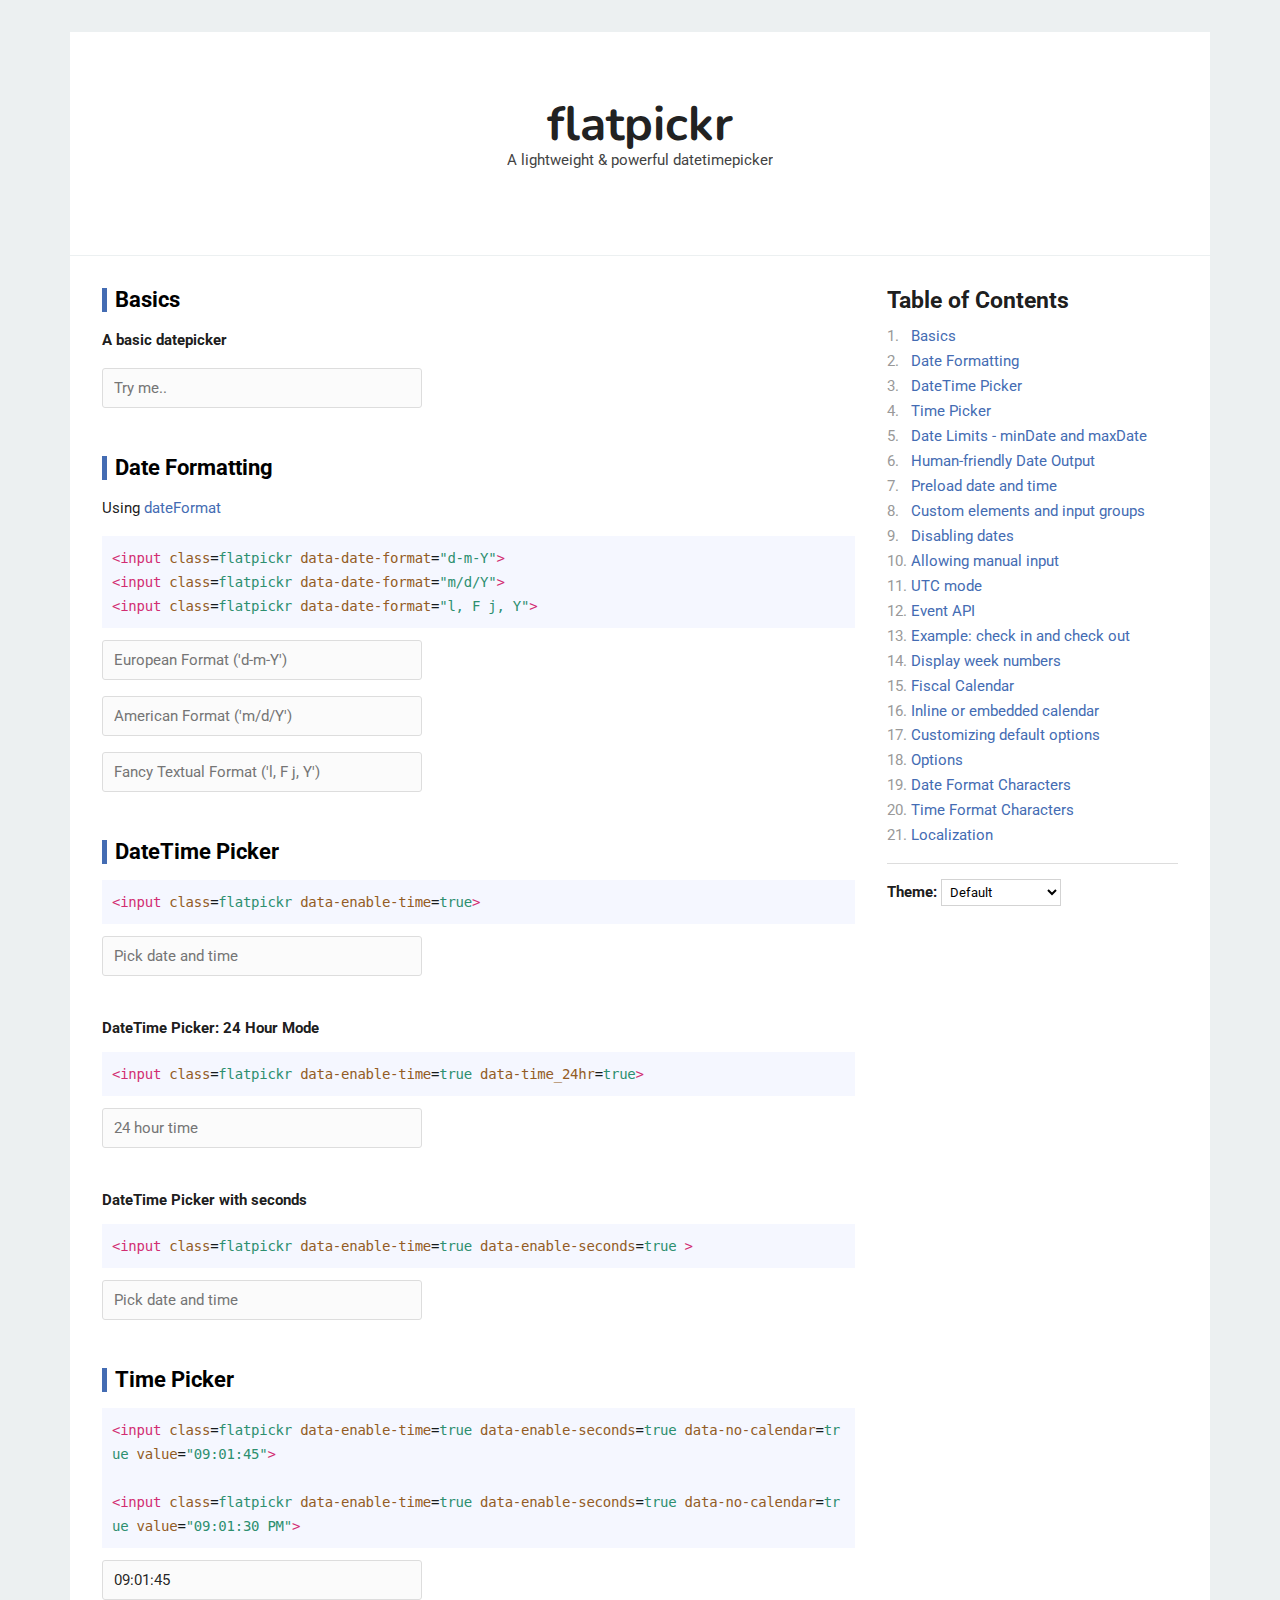
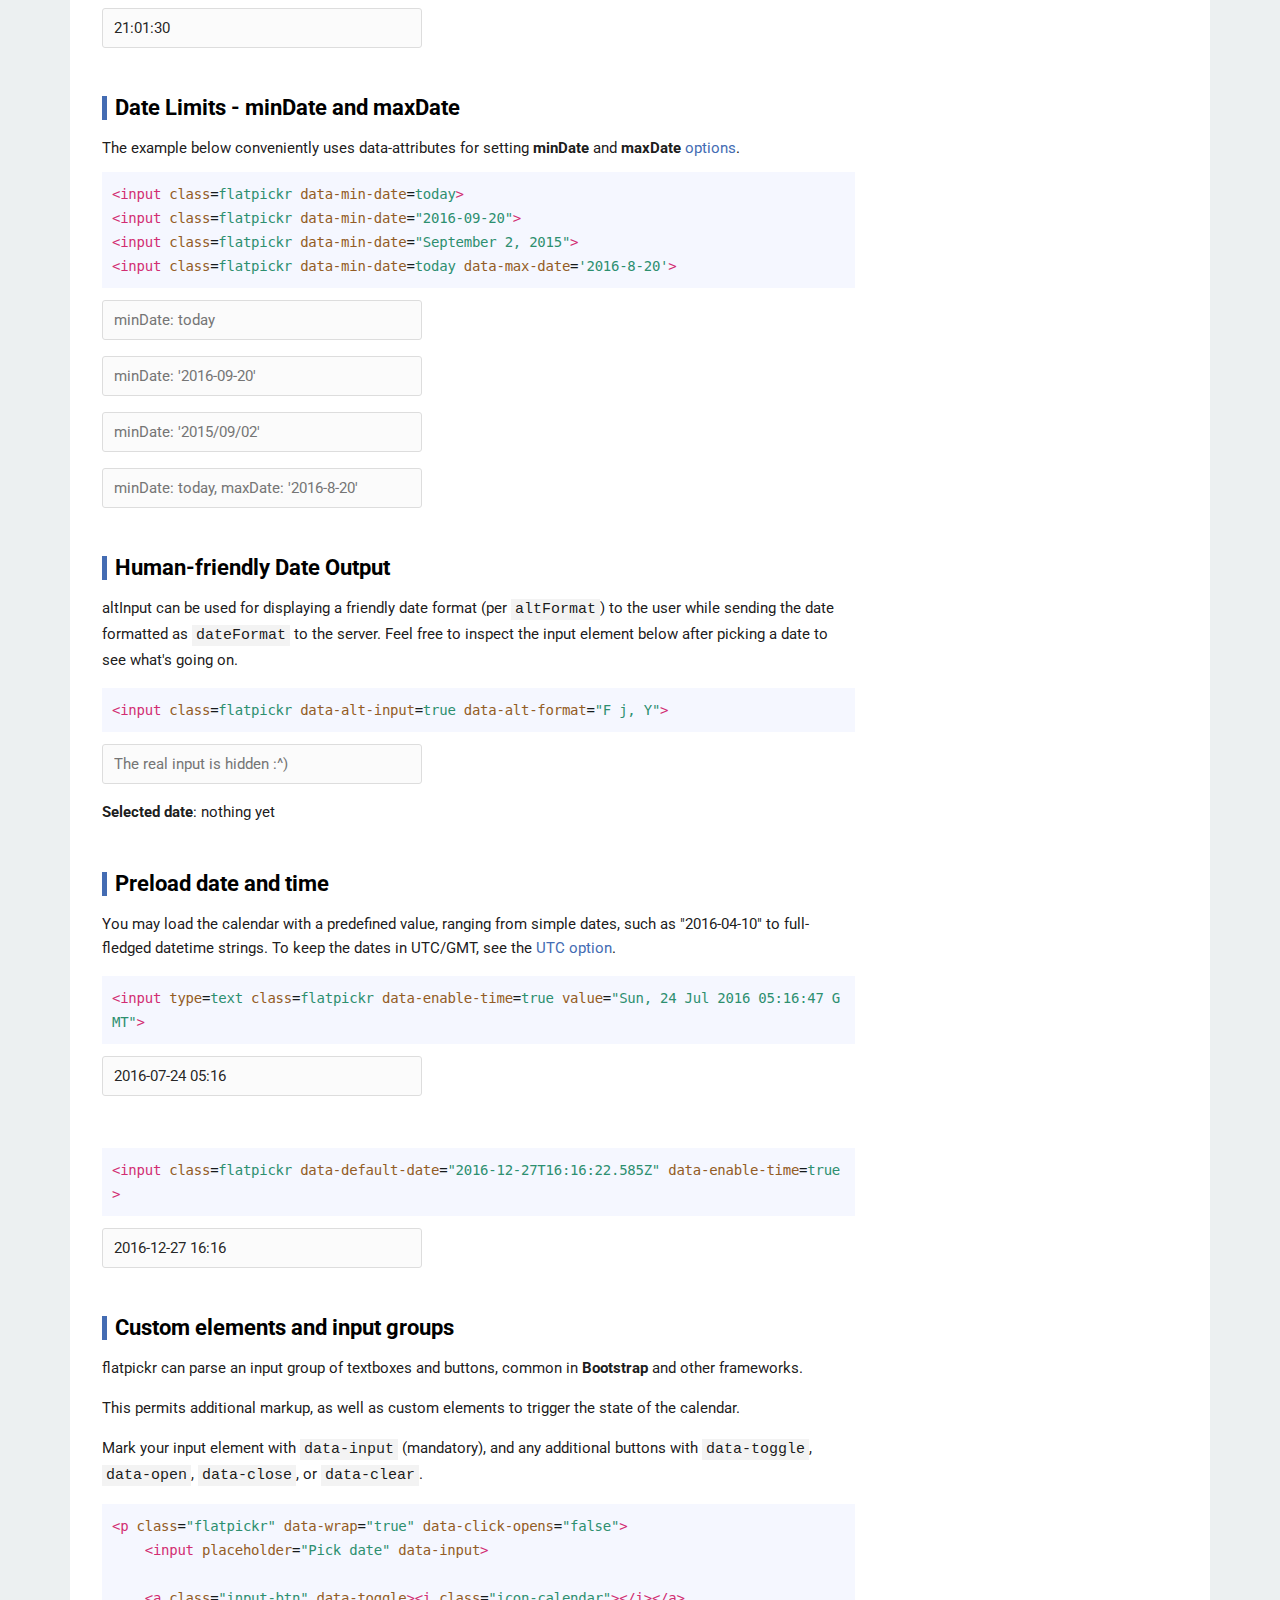
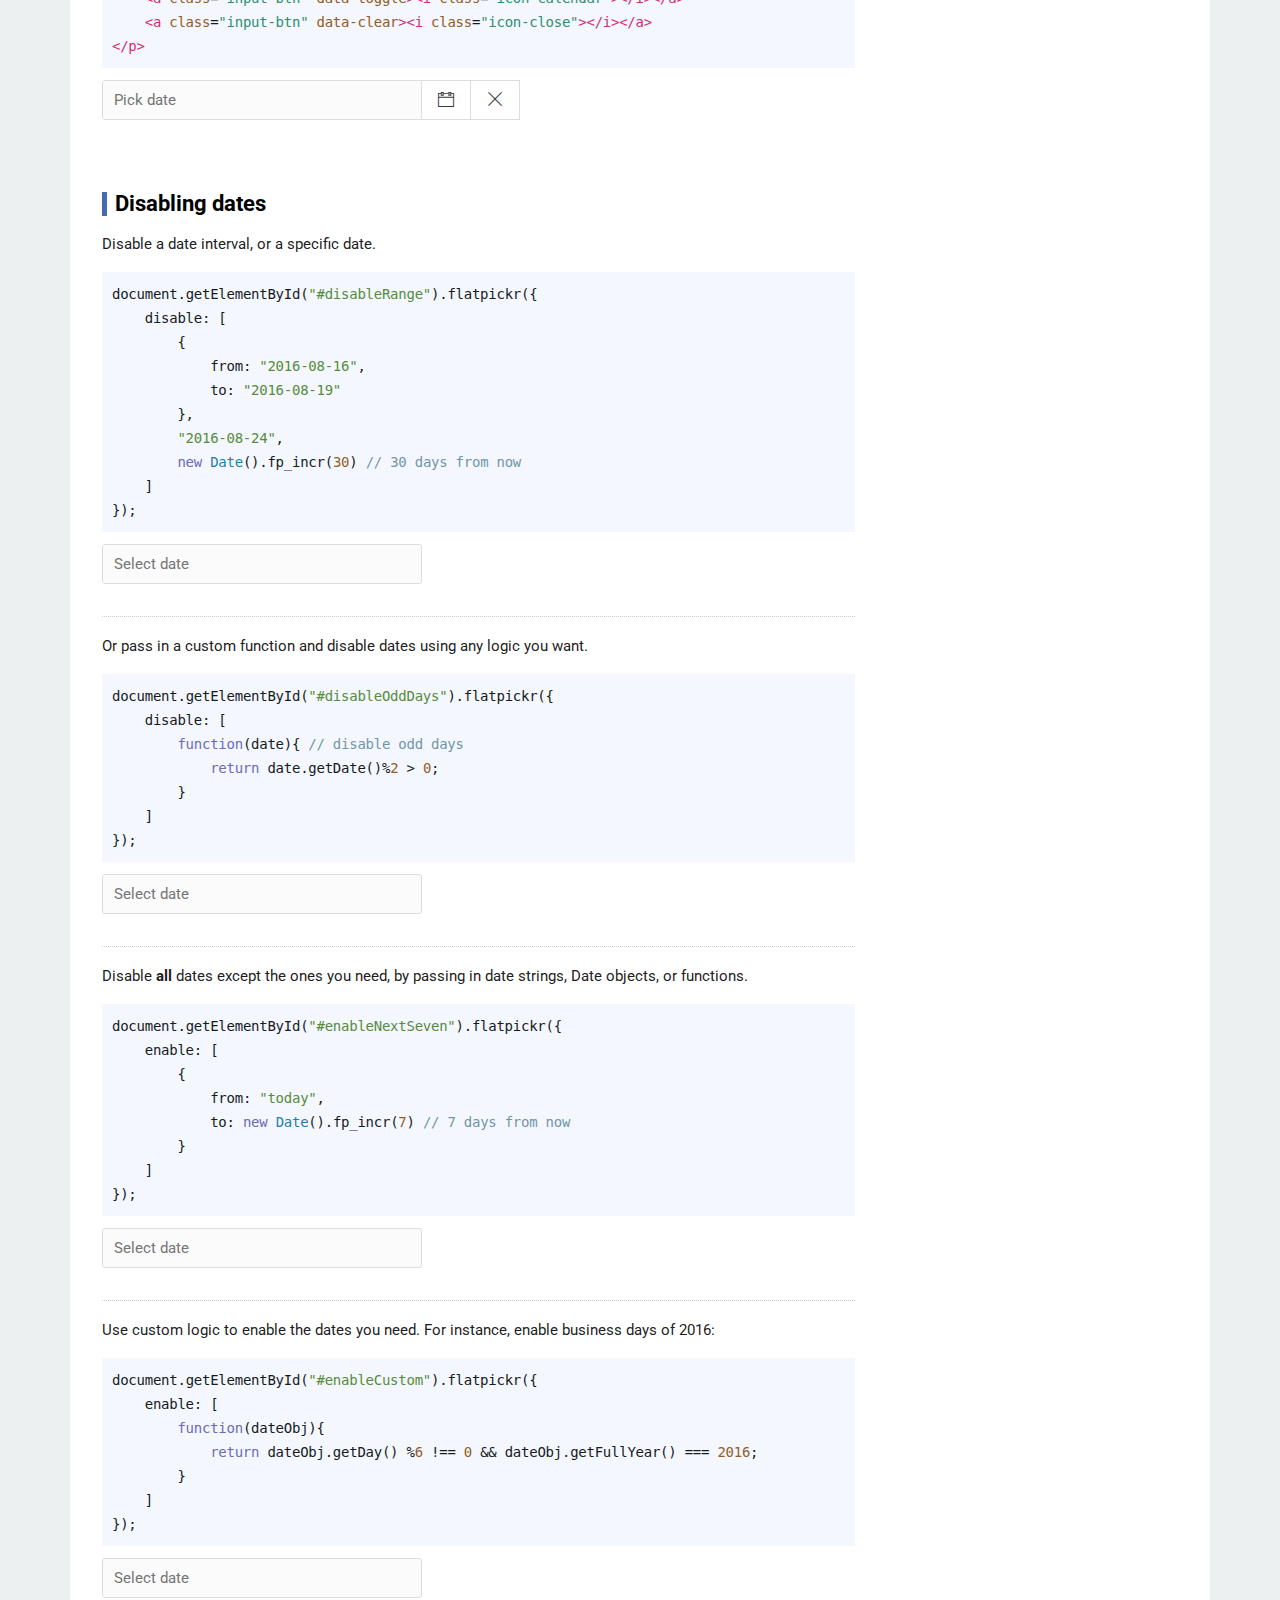
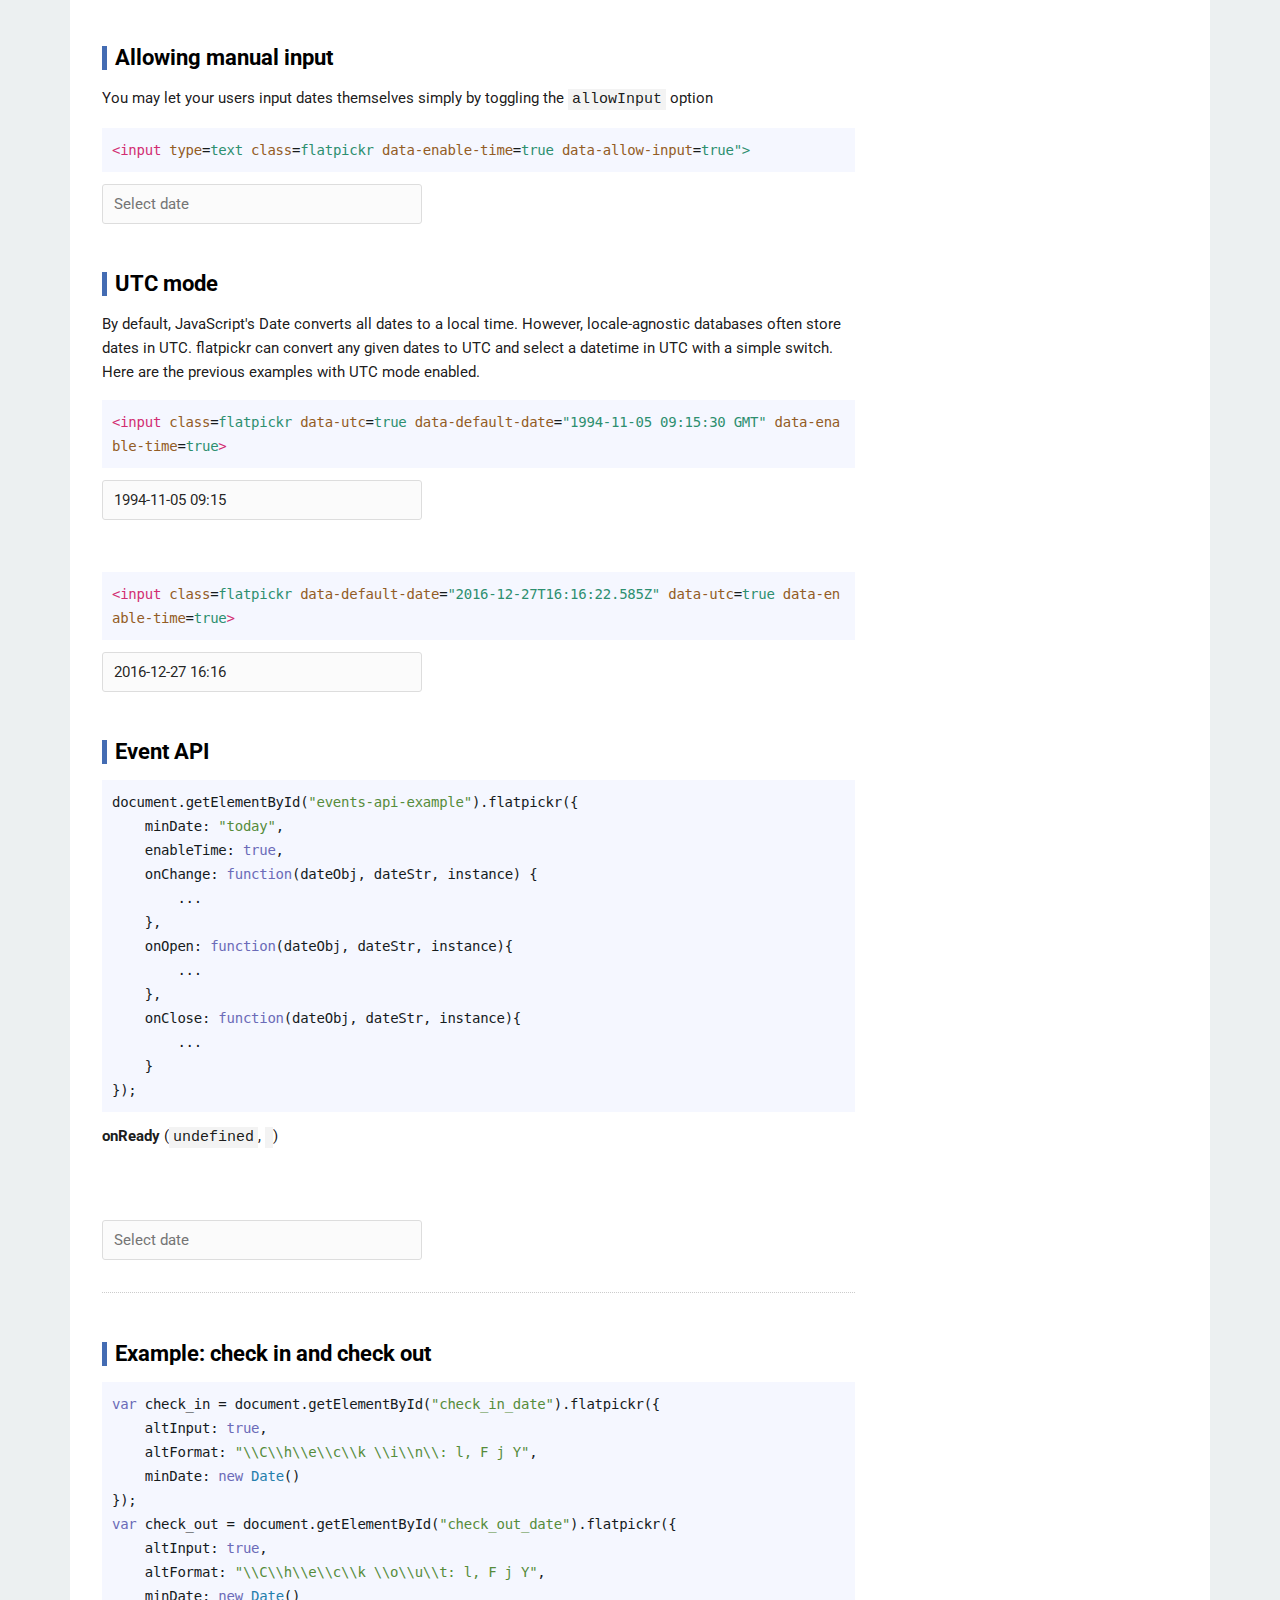
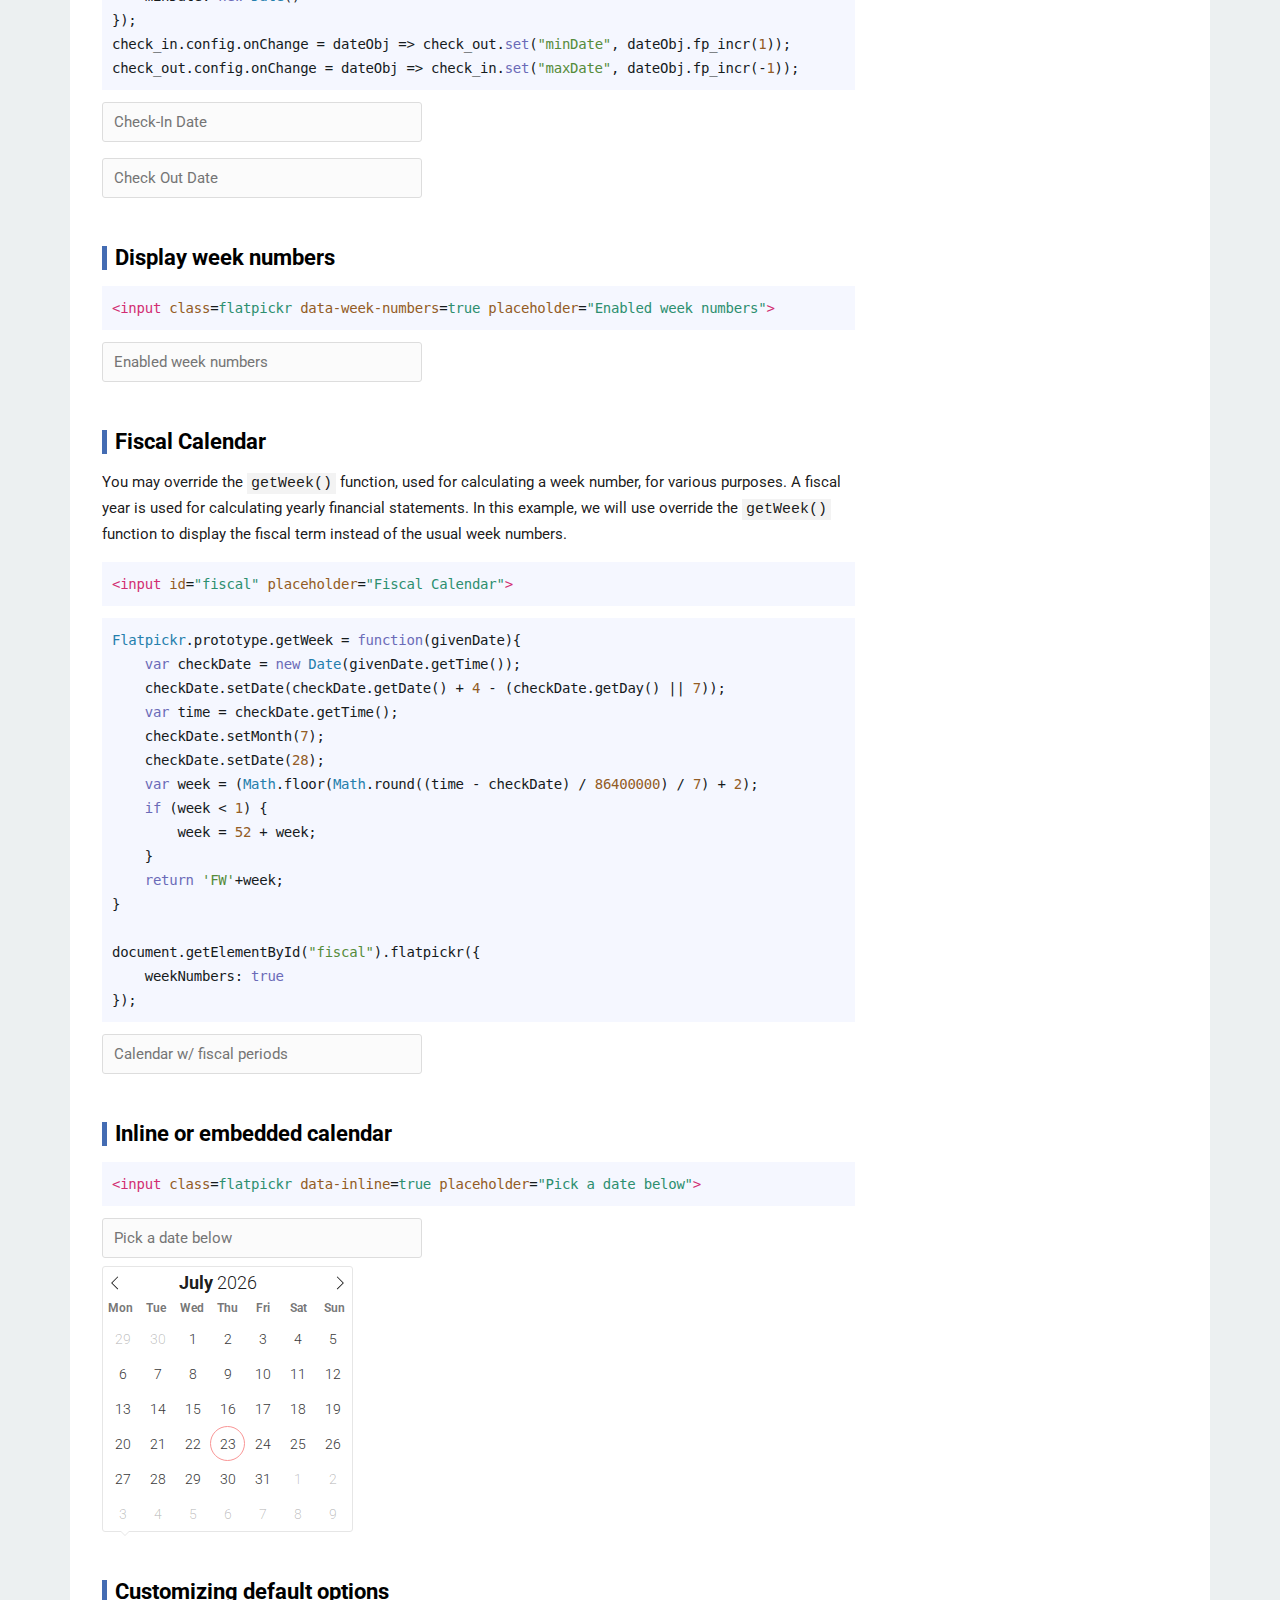
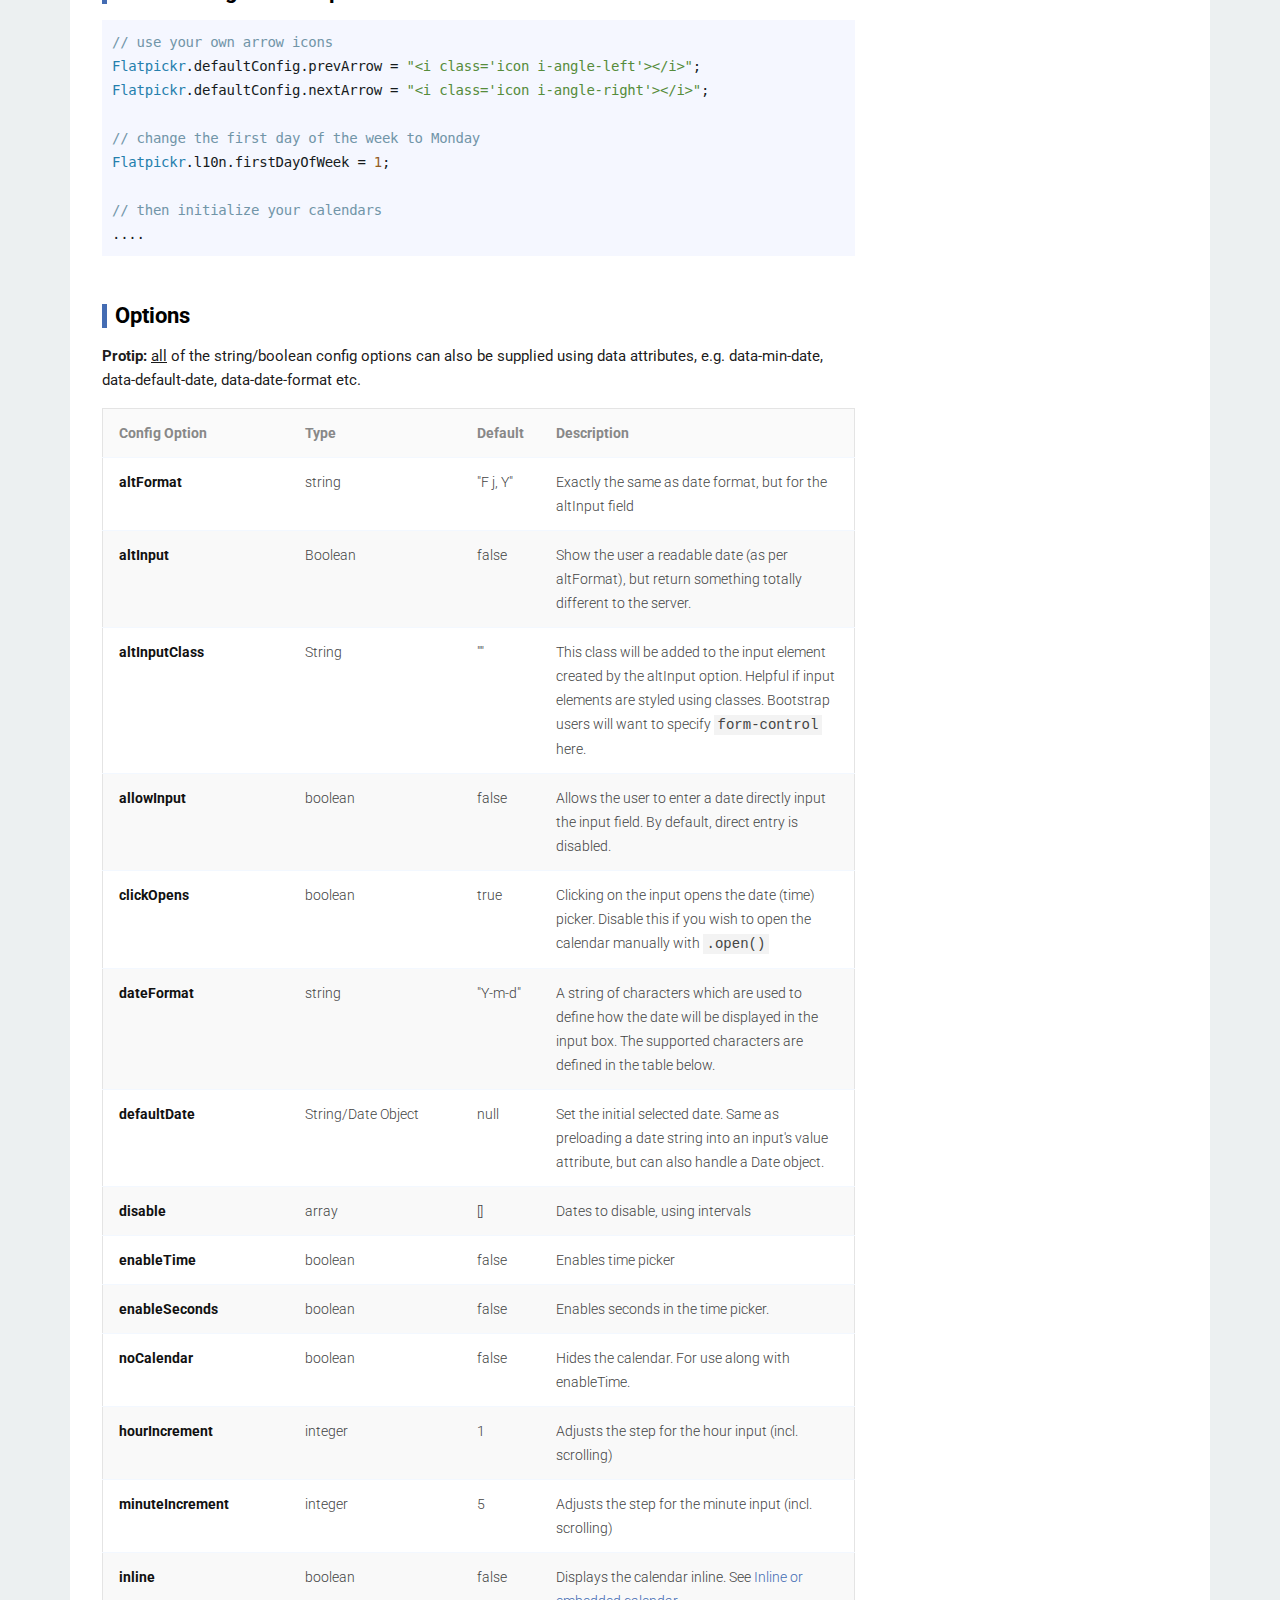
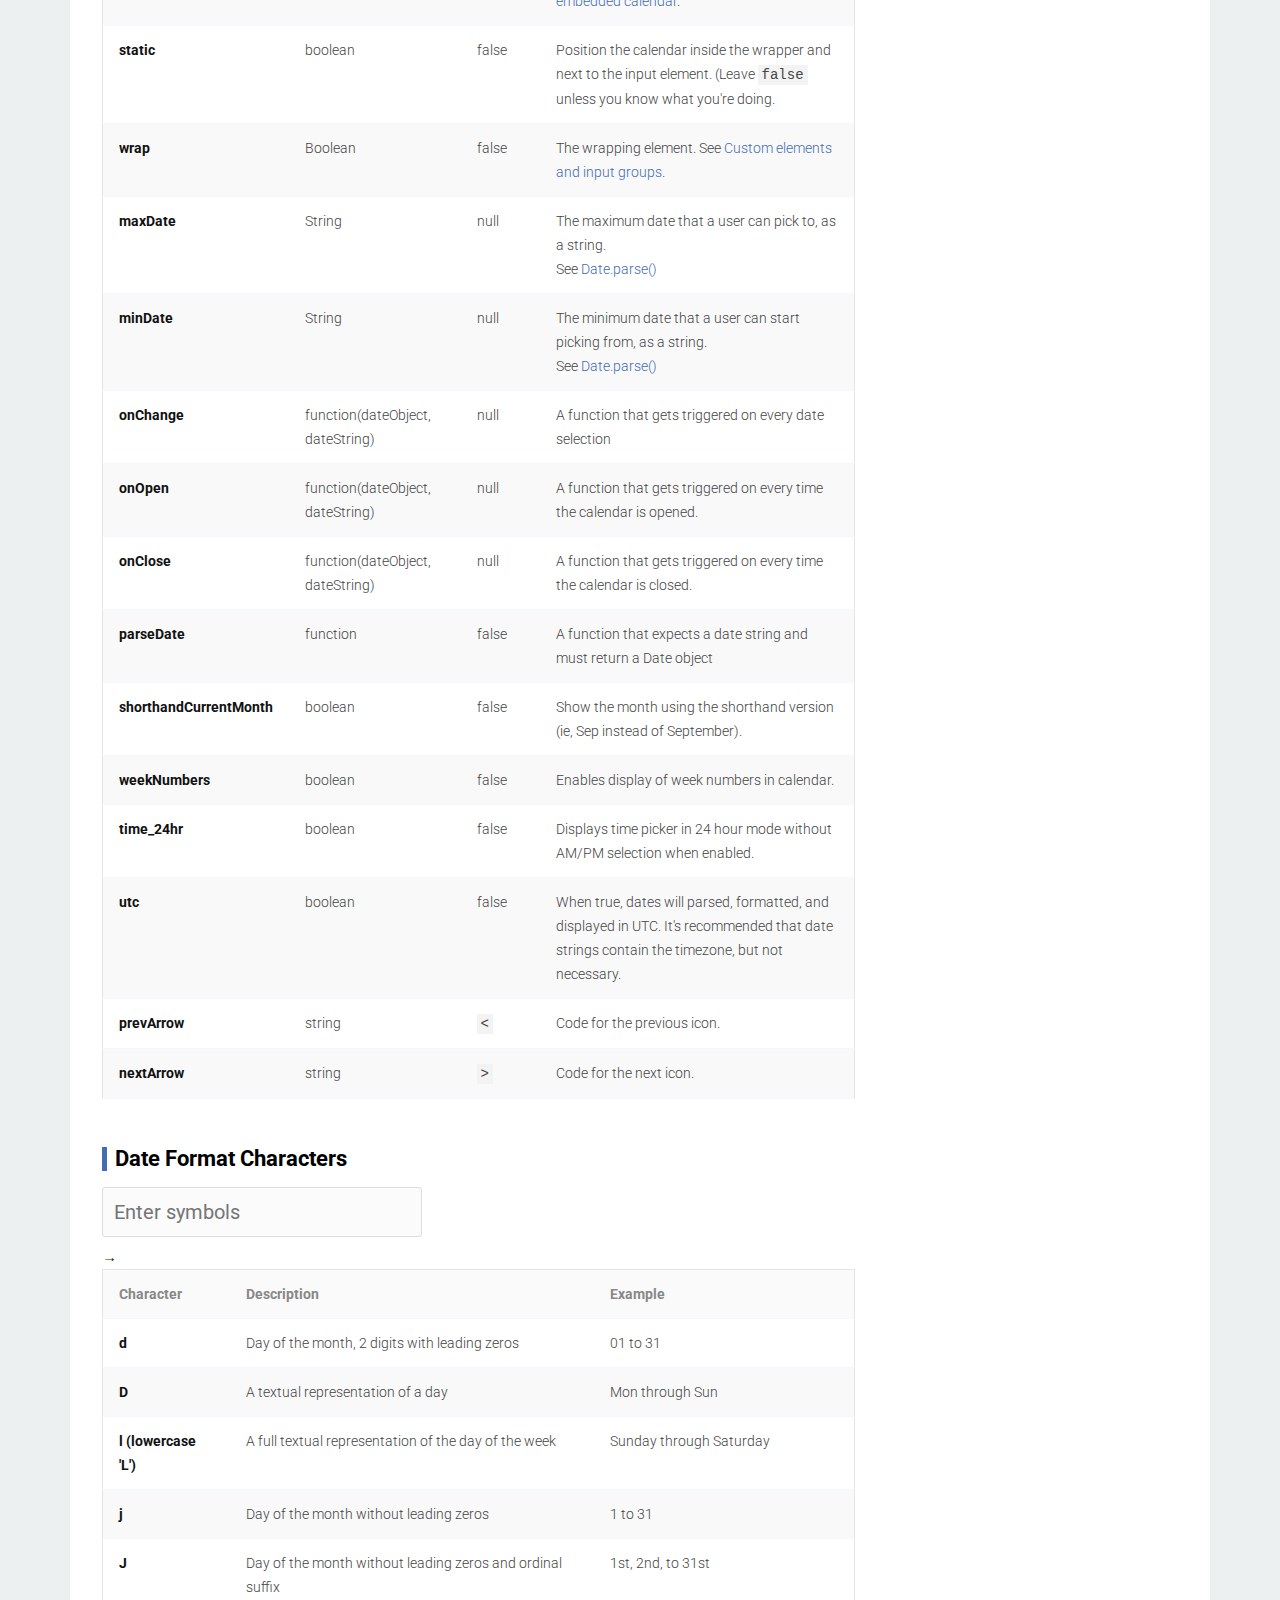
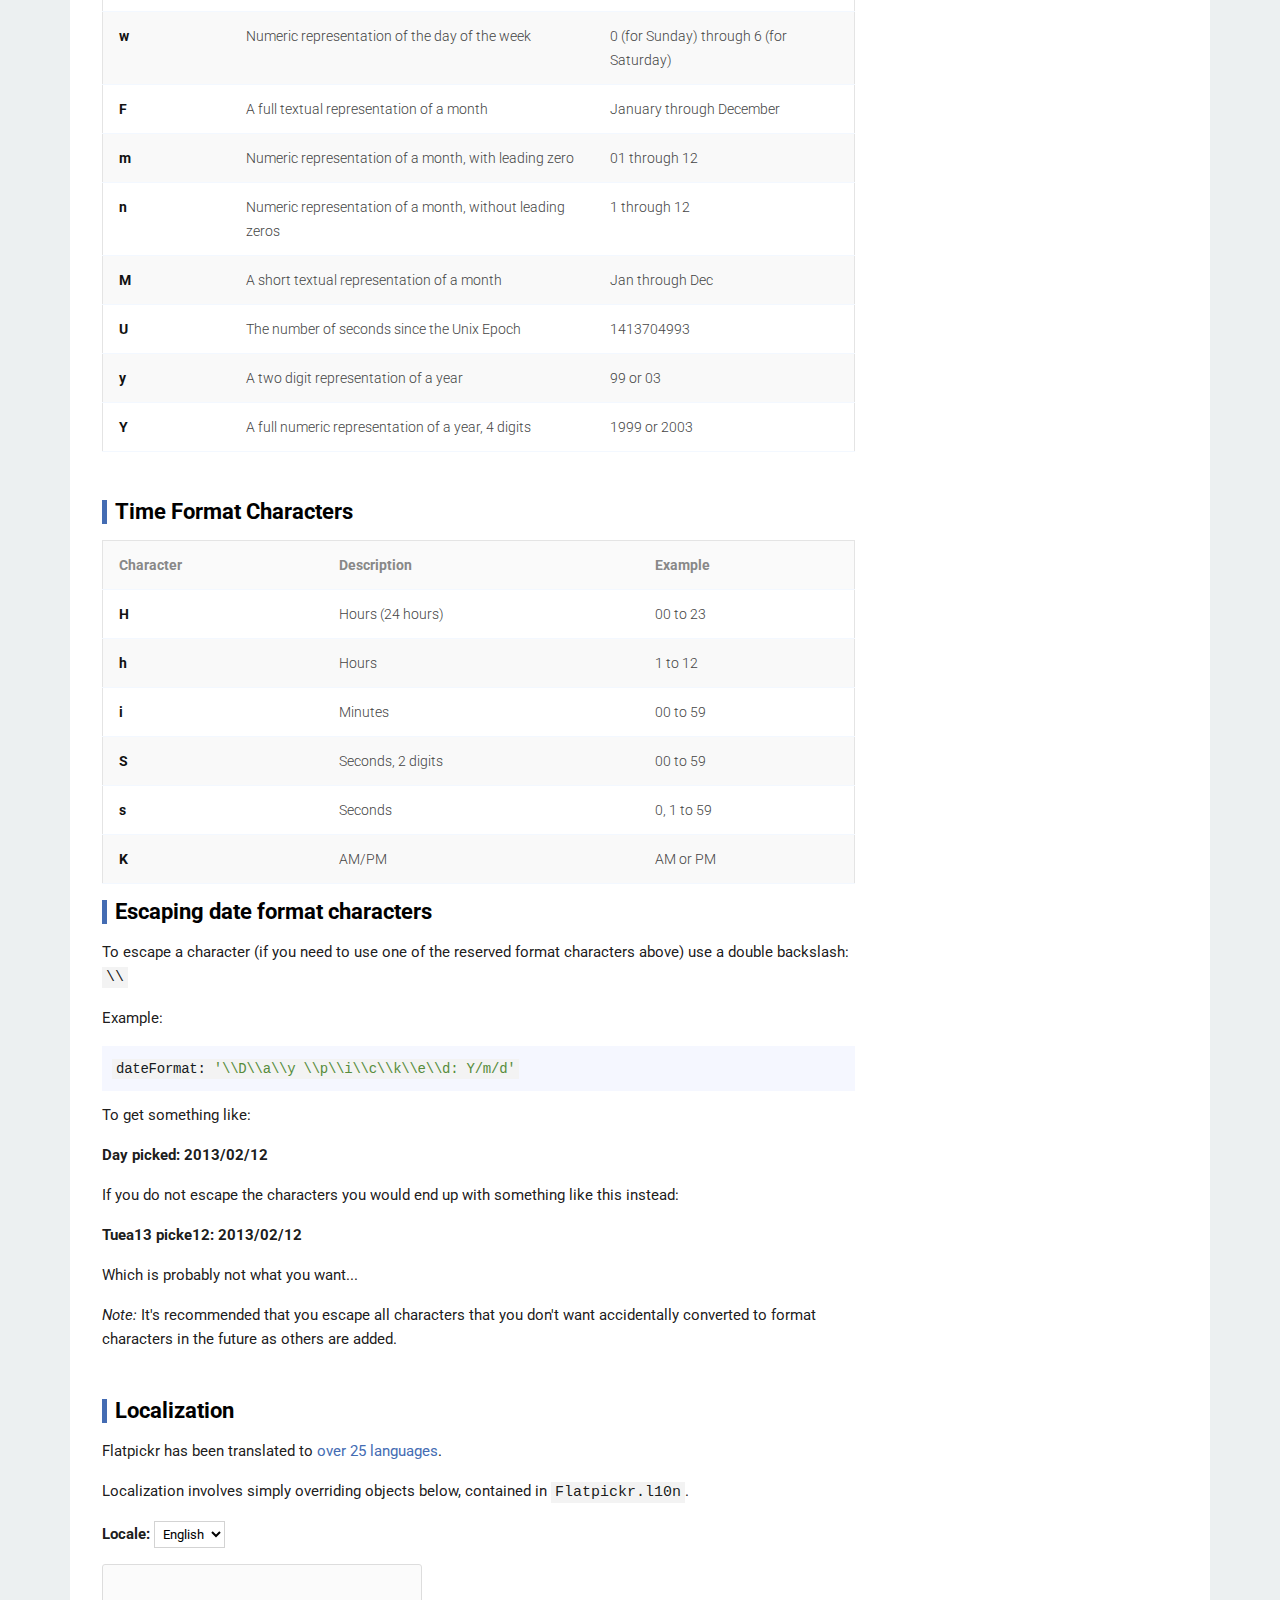
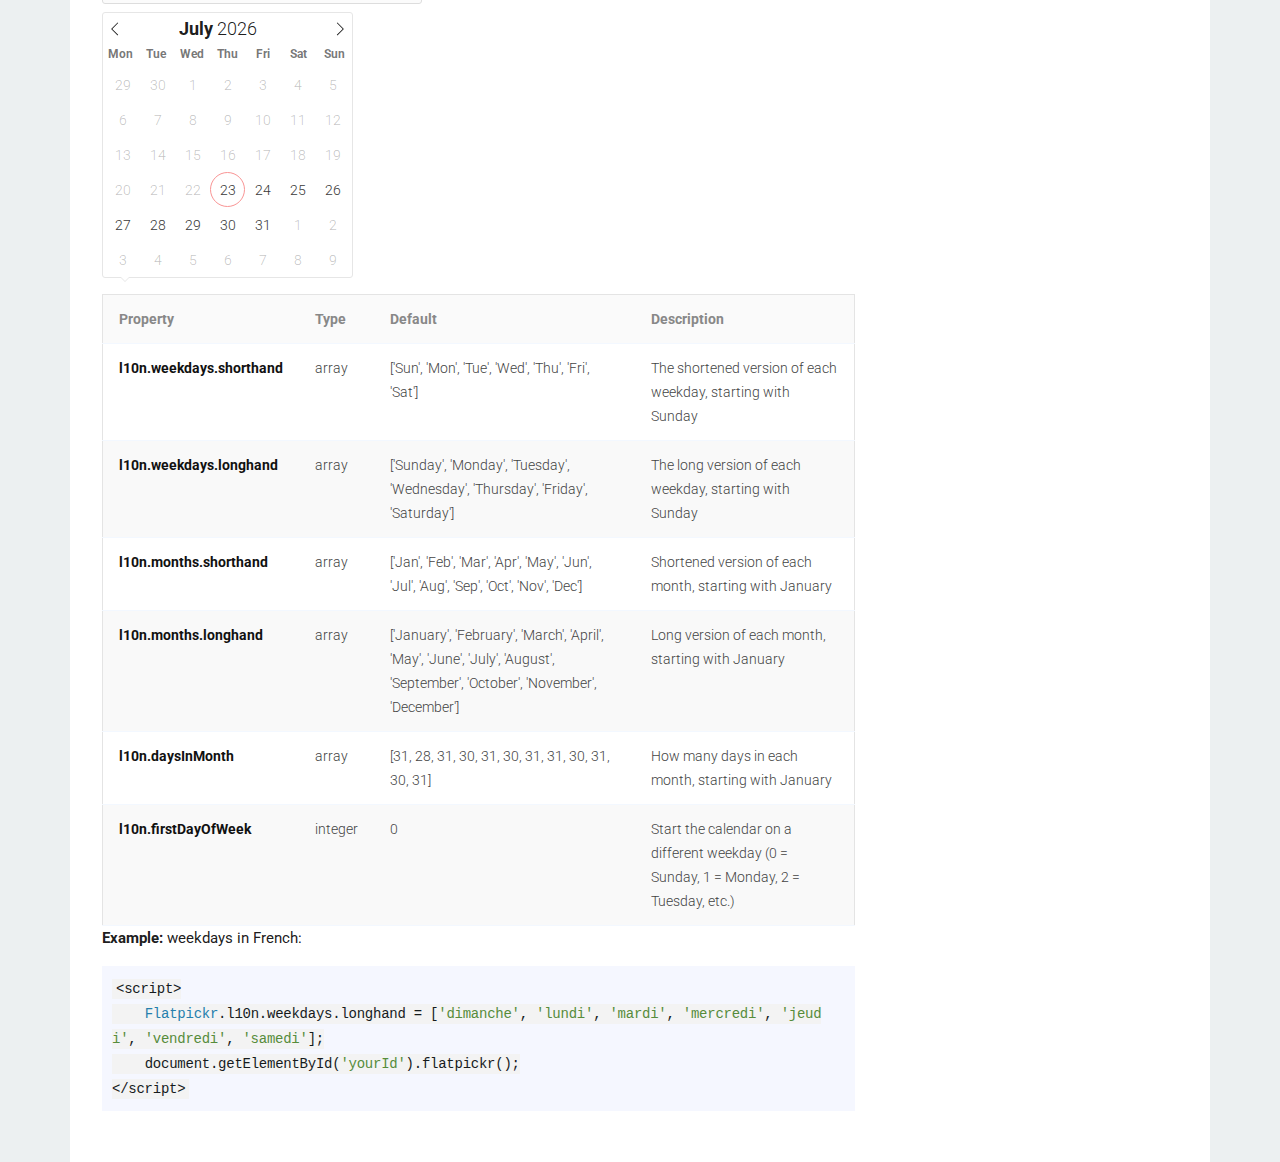
<file: PartTimeSystem/src/main/resources/static/flatpickr/index.html>
<!DOCTYPE html>
<html lang="en">

<head>
	<title>flatpickr - lightweight datetimepicker &amp; calendar</title>

	<meta charset="utf-8">
	<meta http-equiv="x-ua-compatible" content="ie=edge">

	<link rel="icon" type="image/png" href="favicon.png">
	<meta name="viewport" content="width=device-width, initial-scale=1.0, minimum-scale=1.0, user-scalable=yes">


	<script async>
	function fp_ready(){
	// setting custom defaults
	Flatpickr.l10n.firstDayOfWeek = 1;

	//Regular flatpickr
	document.getElementById("flatpickr-tryme").flatpickr();
	document.getElementsByClassName("calendar").flatpickr();

	var calendars = document.getElementsByClassName("flatpickr").flatpickr();

	var real_selection = document.getElementById("realdate");
	document.getElementById("alt")._flatpickr.config.onChange = function(obj, str){
		real_selection.textContent = str;
	}

	document.getElementById("disableRange").flatpickr({
		disable: [
			{
				from: "2016-08-16",
				to: "2016-08-19"
			},
			"2016-08-24",
			new Date().fp_incr(30) // 30 days from now
		],
		minDate: "today"
	});

	document.getElementById("disableOddDays").flatpickr({
		disable: [
			function(date) { return date.getDate()%2; } // disable odd days
		]
	});
	document.getElementById("enableNextSeven").flatpickr({
		enable: [
			{
				from: "today",
				to: new Date().fp_incr(7)
			}
		]
	});
	document.getElementById("enableCustom").flatpickr({
		enable: [
			function(dateObj){
				return dateObj.getDay() %6 !== 0 && dateObj.getFullYear() === 2016;
			}
		]
	});

	// Event API
	var events = document.getElementById("events");
	document.getElementById("events-api-example").flatpickr({
		minDate: "today",
		enableTime: true,
		onChange: function(dateObj, dateStr, fp) {
			console.log(fp.selectedDateObj);
			events.innerHTML += "<b>onChange</b> (<code>" + dateObj + "</code>, <code>" + dateStr + "</code> )<br>";
			events.scrollTop = events.offsetTop;
		},
		onOpen: function(dateObj, dateStr, fp){
			events.innerHTML += "<b>onOpen</b> (<code>" + dateObj + "</code>, <code>" + dateStr + "</code> )<br>";
			events.scrollTop = events.offsetTop;
		},
		onClose: function(dateObj, dateStr, fp){
			events.innerHTML += "<b>onClose</b> (<code>" + dateObj + "</code>, <code>" + dateStr + "</code> )<br>";
			events.scrollTop = events.offsetTop;
		},
		onReady: function(dateObj, dateStr, fp){
			events.innerHTML += "<b>onReady</b> (<code>" + dateObj + "</code>, <code>" + dateStr + "</code> )<br>";
			events.scrollTop = events.offsetTop;
		}
	});

	// Check in/out example
	var check_in = document.getElementById("check_in_date").flatpickr({
		altInput: true,
		altFormat: "\\C\\h\\e\\c\\k \\i\\n\\: l, F j Y",
		minDate: new Date()
	});
	var check_out = document.getElementById("check_out_date").flatpickr({
		altInput: true,
		altFormat: "\\C\\h\\e\\c\\k \\o\\u\\t: l, F j Y",
		minDate: new Date()
	});

	check_in.config.onChange = function(dateObj) {
		check_out.set("minDate", dateObj.fp_incr(1));
	};
	check_out.config.onChange = function(dateObj) {
		check_in.set("maxDate", dateObj.fp_incr(-1));
	}

	var fiscal = document.getElementById("fiscal").flatpickr({
		weekNumbers: true
	});

	// Fiscal calendar
	fiscal.getWeek = function(givenDate){
		var checkDate = new Date(givenDate.getTime());
		checkDate.setDate(checkDate.getDate() + 4 - (checkDate.getDay() || 7));
		var time = checkDate.getTime();
		checkDate.setMonth(7);
		checkDate.setDate(28);
		var week = (Math.floor(Math.round((time - checkDate) / 86400000) / 7) + 2);
		if (week < 1) {
			week = 52 + week;
		}
		return 'FW' + ("0" + week).slice(-2);
	}

	fiscal.redraw();


	// Date format
	var fpInstance = new Flatpickr(document.createElement("input")),
		formatOutput = document.getElementById("dateFormatOutput"),
		now = new Date();

	document.getElementById("dateFormatComposer").addEventListener("keyup", function(e){
		formatOutput.textContent = fpInstance.formatDate(e.target.value, now);
	});

	}
	</script>
	<script async src="dist/flatpickr.js" onload="fp_ready()"></script>
	<script async src="assets/prettify.js?skin=none" onload="prettyPrint()"></script>
	<script async src="assets/table-of-contents.js"></script>
	<script async src="assets/themer.js"></script>
	<script async id="locale_script"></script>
	<script async src="assets/localizr.js"></script>

	<link rel="stylesheet" type="text/css" href="assets/site.css">
	<link rel="stylesheet" id=cal_style type="text/css" href="dist/flatpickr.min.css">

</head>

<body>
	<div class="flex hero">
	<header id=hero>



			<h1>flatpickr</h1>
			<p class="desc">
				A lightweight &amp; powerful datetimepicker
			</p>
</header>
	</div>

	<div class=flex>

	<div class="c-l">
	<div class='wrapper'>
<div class="example" data-desc="A basic datepicker" id="basic">
	    <h3>Basics</h3>
			<p><strong>A basic datepicker</strong></p>
			<p>
				<input id="flatpickr-tryme" placeholder="Try me..">
			</p>

		</div>

		<div class="example" data-desc="Custom date/time formats" id="format">
			<h3>Date Formatting</h3>
			<p>Using <a href=#options>dateFormat</a></p>

			<pre class='prettyprint lang-html'>
&lt;input class=flatpickr data-date-format="d-m-Y"&gt;
&lt;input class=flatpickr data-date-format="m/d/Y"&gt;
&lt;input class=flatpickr data-date-format="l, F j, Y"&gt;
</pre>

			<p>
				<input class=flatpickr data-date-format="d-m-Y" placeholder="European Format ('d-m-Y')">
			</p>
			<p>
				<input class=flatpickr data-date-format="m/d/Y" placeholder="American Format ('m/d/Y')">
			</p>
			<p>
				<input class=flatpickr data-date-format="l, F j, Y" placeholder="Fancy Textual Format ('l, F j, Y')">
			</p>

		</div>

		<div class="example" data-desc="Datetimepicker" id="datetimepicker">

			<h3>DateTime Picker</h3>
			<pre class='prettyprint lang-html'>
&lt;input class=flatpickr data-enable-time=true&gt;
</pre>

		<p>
			<input class=flatpickr data-enable-time=true placeholder="Pick date and time">
		</p>
		<br>

			<h4>DateTime Picker: 24 Hour Mode</h4>
			<pre class='prettyprint lang-html'>
&lt;input class=flatpickr data-enable-time=true data-time_24hr=true&gt;
</pre>

		<p>
			<input class=flatpickr data-enable-time=true data-time_24hr=true placeholder="24 hour time">
		</p>
		<br>

			<h4>DateTime Picker with seconds</h4>
						<pre class='prettyprint lang-html'>
&lt;input class=flatpickr data-enable-time=true data-enable-seconds=true &gt;
</pre>
		<p>
			<input class=flatpickr data-enable-time=true data-enable-seconds=true  placeholder="Pick date and time">
		</p>

		</div>

		<div class="example" data-desc="Time Picker" id="timepicker">
			<h3>Time Picker</h3>
			<pre class='prettyprint lang-html'>
&lt;input class=flatpickr data-enable-time=true data-enable-seconds=true data-no-calendar=true value="09:01:45"&gt;

&lt;input class=flatpickr data-enable-time=true data-enable-seconds=true data-no-calendar=true value="09:01:30 PM"&gt;

</pre>

	<input class=flatpickr data-enable-time=true data-enable-seconds=true data-no-calendar=true placeholder="Pick time"  value="09:01:45">

			<input class=flatpickr data-enable-time=true data-enable-seconds=true data-no-calendar=true placeholder="Pick time"  value="09:01:30 PM">
		</div>


		<div class="example" data-desc="Date Limits (maxDate/minDate)" id="maxmindate">
			<h3>Date Limits - minDate and maxDate</h3> The example below conveniently uses data-attributes for setting
			<strong>minDate</strong> and <strong>maxDate</strong> <a href=#options>options</a>.

			<pre class="prettyprint lang-html">
&lt;input class=flatpickr data-min-date=today&gt;
&lt;input class=flatpickr data-min-date="2016-09-20"&gt;
&lt;input class=flatpickr data-min-date="September 2, 2015"&gt;
&lt;input class=flatpickr data-min-date=today data-max-date='2016-8-20'&gt;
</pre>

			<p>
				<input class=flatpickr data-min-date=today placeholder="minDate: today">
			</p>

			<p>
				<input class=flatpickr data-min-date="2016-09-20" placeholder="minDate: '2016-09-20'">
			</p>

			<p>
				<input class=flatpickr data-min-date="2015/09/02" placeholder="minDate: '2015/09/02'">
			</p>

			<p>
				<input class=flatpickr data-min-date=today data-max-date='2016-8-20' placeholder="minDate: today, maxDate: '2016-8-20'">
			</p>

		</div>




		<div class="example" data-desc="User-Friendly date output" id="altinput">
			<h3>Human-friendly Date Output</h3>

			<p>altInput can be used for displaying a friendly date format (per <code>altFormat</code>) to the user while sending the date formatted as <code>dateFormat</code> to the server. Feel free to inspect the input element below after picking a date to see what's going on. </p>

			<pre class='prettyprint lang-html'>
&lt;input class=flatpickr data-alt-input=true data-alt-format="F j, Y"&gt;
</pre>
			<p>
				<input class=flatpickr id="alt" data-alt-input=true data-alt-format="F j, Y" placeholder="The real input is hidden :^)">
			</p>

			<p><strong>Selected date</strong>: <span id=realdate>nothing yet</span></p>
</div>

		<div class="example" data-desc="Preloading dates" id="defaultdate">

			<h3>Preload date and time</h3>

			 <p>
			You may load the calendar with a predefined value, ranging from	simple dates, such as "2016-04-10" to full-fledged datetime strings. To keep the dates in UTC/GMT, see the <a href="#utc">UTC option</a>.
			</p>
			<pre class='prettyprint lang-html'>
&lt;input type=text class=flatpickr data-enable-time=true value="Sun, 24 Jul 2016 05:16:47 GMT"&gt;
</pre>


			<p>
				<input type=text class=flatpickr data-enable-time=true value="Sun, 24 Jul 2016 05:16:47 GMT">
			</p>
			<br>
<pre class='prettyprint lang-html'>
&lt;input class=flatpickr data-default-date="2016-12-27T16:16:22.585Z" data-enable-time=true&gt;
</pre>
			<p>
				<input class=flatpickr data-default-date="2016-12-27T16:16:22.585Z" data-enable-time=true>
			</p>

		</div>

				<div class="example" id="strap">
			<h3>Custom elements and input groups</h3>

			<p>flatpickr can parse an input group of textboxes and buttons, common in <strong>Bootstrap</strong> and other frameworks.</p>

			<p>This permits additional markup, as well as custom elements to trigger the state of the calendar. </p>

			<p>Mark your input element with
				<code>data-input</code> (mandatory), and any additional buttons with
				<code>data-toggle</code>,
				<code>data-open</code>,
				<code>data-close</code>, or
				<code>data-clear</code>.</p>

			<pre class='prettyprint lang-html'>
&lt;p class="flatpickr" data-wrap="true" data-click-opens="false"&gt;
	&lt;input placeholder="Pick date" data-input&gt;

	&lt;a class="input-btn" data-toggle&gt;&lt;i class="icon-calendar"&gt;&lt;/i&gt;&lt;/a&gt;
	&lt;a class="input-btn" data-clear&gt;&lt;i class="icon-close"&gt;&lt;/i&gt;&lt;/a&gt;
&lt;/p>
</pre>

			<p class="flatpickr input-group" data-wrap=true data-click-opens="false">

				<input data-input placeholder="Pick date">

				<a class="input-btn" data-toggle><i class="icon-calendar"></i></a>
				<a class="input-btn" data-clear><i class="icon-close"></i></a>
				<div style="clear:both;"></div>
			</p>

		</div>

				<div class="example" data-desc="Disabling dates" id="disable">
			<h3>Disabling dates</h3>
			<p>Disable a date interval, or a specific date.</p>
			<pre class='prettyprint lang-js'>
document.getElementById("#disableRange").flatpickr({
	disable: [
		{
			from: "2016-08-16",
			to: "2016-08-19"
		},
		"2016-08-24",
		new Date().fp_incr(30) // 30 days from now
	]
});
</pre>
			<p>
				<input id="disableRange" placeholder="Select date">
			</p>



			<hr>

			<p>Or pass in a custom function and disable dates using any logic you want.</p>
						<pre class='prettyprint lang-js'>
document.getElementById("#disableOddDays").flatpickr({
	disable: [
		function(date){ // disable odd days
			return date.getDate()%2 > 0;
		}
	]
});
</pre>
			<p>
				<input id="disableOddDays" placeholder="Select date">
			</p>

			<hr>

			<p>Disable <strong>all</strong> dates except the ones you need, by passing in date strings, Date objects, or functions.</p>
			<pre class='prettyprint lang-js'>
document.getElementById("#enableNextSeven").flatpickr({
	enable: [
		{
			from: "today",
			to: new Date().fp_incr(7) // 7 days from now
		}
	]
});
</pre>
			<p>
				<input id="enableNextSeven" placeholder="Select date">
			</p>

			<hr>

			<p>Use custom logic to enable the dates you need. For instance, enable business days of 2016:</p>
			<pre class='prettyprint lang-js'>
document.getElementById("#enableCustom").flatpickr({
	enable: [
		function(dateObj){
			return dateObj.getDay() %6 !== 0 &amp;&amp; dateObj.getFullYear() === 2016;
		}
	]
});
</pre>
			<p>
				<input id="enableCustom" placeholder="Select date">
			</p>
		</div>

		<div class="example" data-desc="Allowing manual input" id="manual_input">

			<h3>Allowing manual input</h3>

			 <p>
			You may let your users input dates themselves simply by toggling the <code>allowInput</code> option
			</p>
			<pre class='prettyprint lang-html'>
&lt;input type=text class=flatpickr data-enable-time=true data-allow-input=true"&gt;
</pre>


			<p>
				<input type=text class=flatpickr data-enable-time=true data-allow-input=true placeholder="Select date">
			</p>

		</div>



		<div class="example" data-desc="Timezones & UTC" id="utc">

			<h3>UTC mode</h3>

			 <p>
			By default, JavaScript's Date converts all dates to a local time. However, locale-agnostic databases often store dates in UTC. flatpickr can convert any given dates to UTC and select a datetime in UTC with a simple switch. Here are the previous examples with UTC mode enabled.
			</p>

			<pre class='prettyprint lang-html'>
&lt;input class=flatpickr data-utc=true data-default-date="1994-11-05 09:15:30 GMT" data-enable-time=true&gt;
</pre>


			<p>
				<input class=flatpickr data-utc=true data-default-date="1994-11-05 09:15:30 GMT" data-enable-time=true>
			</p>

			<br>
			<pre class='prettyprint lang-html'>
&lt;input class=flatpickr data-default-date="2016-12-27T16:16:22.585Z" data-utc=true data-enable-time=true&gt;
</pre>
			<p>
				<input class=flatpickr data-default-date="2016-12-27T16:16:22.585Z" data-utc=true data-enable-time=true>
			</p>

		</div>





		<div class="example" data-desc="Events API" id="eventAPI">
			<h3>Event API</h3>

			<pre class='prettyprint lang-js'>
document.getElementById("events-api-example").flatpickr({
	minDate: "today",
	enableTime: true,
	onChange: function(dateObj, dateStr, instance) {
		...
	},
	onOpen: function(dateObj, dateStr, instance){
		...
	},
	onClose: function(dateObj, dateStr, instance){
		...
	}
});
</pre>

			<p id=events style="height: 80px; overflow-y: auto"></p>
			<p>
				<input id="events-api-example" placeholder="Select date">
			</p>

			<hr>
</div>
<div class=example id=checkinnout data-desc="Example: check in/out date">
			<h3>Example: check in and check out</h3>

			<pre class='prettyprint lang-js'>
var check_in = document.getElementById("check_in_date").flatpickr({
	altInput: true,
	altFormat: "\\C\\h\\e\\c\\k \\i\\n\\: l, F j Y",
	minDate: new Date()
});
var check_out = document.getElementById("check_out_date").flatpickr({
	altInput: true,
	altFormat: "\\C\\h\\e\\c\\k \\o\\u\\t: l, F j Y",
	minDate: new Date()
});
check_in.config.onChange = dateObj => check_out.set("minDate", dateObj.fp_incr(1));
check_out.config.onChange = dateObj => check_in.set("maxDate", dateObj.fp_incr(-1));
</pre>


			<p>
				<input id="check_in_date" placeholder="Check-In Date">
			</p>
			<p>
				<input id="check_out_date" placeholder="Check Out Date">
			</p>
		</div>

		<div class="example" id=weeknumbers data-desc="Week numbers" >
			<h3>Display week numbers</h3>

			<pre class='prettyprint lang-html'>
&lt;input class=flatpickr data-week-numbers=true placeholder="Enabled week numbers"&gt;
</pre>

			<p>
				<input class=flatpickr data-week-numbers=true placeholder="Enabled week numbers">
			</p>


		</div>

		<div class="example" id=fiscal-calendar data-desc="Fiscal Calendar" >
			<h3>Fiscal Calendar</h3>
			<p>
				You may override the <code>getWeek()</code> function, used for calculating a week number, for various purposes.
				A fiscal year is used for calculating yearly financial	statements.
				In this example, we will use override the <code>getWeek()</code> function to display the fiscal term instead of the usual week numbers.
			</p>
			<pre class='prettyprint lang-html'>
&lt;input id="fiscal" placeholder="Fiscal Calendar"&gt;
</pre>
			<pre class="prettyprint lang-js">
Flatpickr.prototype.getWeek = function(givenDate){
	var checkDate = new Date(givenDate.getTime());
	checkDate.setDate(checkDate.getDate() + 4 - (checkDate.getDay() || 7));
	var time = checkDate.getTime();
	checkDate.setMonth(7);
	checkDate.setDate(28);
	var week = (Math.floor(Math.round((time - checkDate) / 86400000) / 7) + 2);
	if (week < 1) {
		week = 52 + week;
	}
	return 'FW'+week;
}

document.getElementById("fiscal").flatpickr({
	weekNumbers: true
});
</pre>



			<p>
				<input id="fiscal" placeholder="Calendar w/ fiscal periods">
			</p>


		</div>


		<div class="example" id=inline-calendar data-desc="Inline calendar" >
			<h3>Inline or embedded calendar</h3>

			<pre class='prettyprint lang-html'>
&lt;input class=flatpickr data-inline=true placeholder="Pick a date below"&gt;
</pre>

			<p>
				<input class=flatpickr type=text data-inline=true placeholder="Pick a date below">
			</p>


		</div>


		<div class="example" data-desc="Customizing default options" id="prototype">
			<h3>Customizing default options</h3>

			<pre class='prettyprint lang-js'>
// use your own arrow icons
Flatpickr.defaultConfig.prevArrow = "&lt;i class='icon i-angle-left'&gt;&lt;/i&gt;";
Flatpickr.defaultConfig.nextArrow = "&lt;i class='icon i-angle-right'&gt;&lt;/i&gt;";

// change the first day of the week to Monday
Flatpickr.l10n.firstDayOfWeek = 1;

// then initialize your calendars
....
</pre>


		</div>

		<div class="example" id=options>
		<h3 data-desc="Options">Options</h3>
		<p>
			<strong>Protip: </strong> <u>all</u> of the string/boolean config options can also be supplied using data attributes, e.g. data-min-date, data-default-date, data-date-format etc.
		</p>

		<table class=table>
			<thead>
				<tr>
					<th>Config Option</th>
					<th>Type</th>
					<th>Default</th>
					<th>Description</th>
				</tr>
			</thead>
			<tbody>

				<tr>
					<td>altFormat</td>
					<td>string</td>
					<td>"F j, Y"</td>
					<td>Exactly the same as date format, but for the altInput field</td>
				</tr>

				<tr>
					<td>altInput</td>
					<td>Boolean</td>
					<td>false</td>
					<td>Show the user a readable date (as per altFormat), but return something totally different to the server. </td>
				</tr>

				<tr>
					<td>altInputClass</td>
					<td>String</td>
					<td>""</td>
					<td>This class will be added to the input element created by the altInput option. Helpful if input elements are styled using classes. Bootstrap users will want to specify <code>form-control</code> here.</td>
				</tr>
				<tr>
					<td>allowInput</td>
					<td>boolean</td>
					<td>false</td>
					<td>Allows the user to enter a date directly input the input field. By default, direct entry is disabled.</td>
				</tr>
				<tr>
					<td>clickOpens</td>
					<td>boolean</td>
					<td>true</td>
					<td>Clicking on the input opens the date (time) picker. Disable this if you wish to open the calendar manually with <code>.open()</code></td>
				</tr>

				<tr>
					<td>dateFormat</td>
					<td>string</td>
					<td>"Y-m-d"</td>
					<td>A string of characters which are used to define how the date will be displayed in the input box. The supported characters are defined in the table below.</td>
				</tr>

				<tr>
					<td>defaultDate</td>
					<td>String/Date Object</td>
					<td>null</td>
					<td>Set the initial selected date. Same as preloading a date string into an input's value attribute, but can also handle a Date object. </td>
				</tr>

				<tr>
					<td>disable</td>
					<td>array</td>
					<td>[]</td>
					<td>Dates to disable, using intervals</td>
				</tr>

				<tr>
					<td>enableTime</td>
					<td>boolean</td>
					<td>false</td>
					<td>Enables time picker </td>
				</tr>
				<tr>
					<td>enableSeconds</td>
					<td>boolean</td>
					<td>false</td>
					<td>Enables seconds in the time picker.</td>
				</tr>
				<tr>
					<td>noCalendar</td>
					<td>boolean</td>
					<td>false</td>
					<td>Hides the calendar. For use along with enableTime.</td>
				</tr>
				<tr>
					<td>hourIncrement</td>
					<td>integer</td>
					<td>1</td>
					<td>Adjusts the step for the hour input (incl. scrolling) </td>
				</tr>
				<tr>
					<td>minuteIncrement</td>
					<td>integer</td>
					<td>5</td>
					<td>Adjusts the step for the minute input (incl. scrolling) </td>
				</tr>
				<tr>
					<td>inline</td>
					<td>boolean</td>
					<td>false</td>
					<td>Displays the calendar inline. See <a href="https://chmln.github.io/flatpickr/#inline-calendar">Inline or embedded calendar</a>.</td>
				</tr>
				<tr>
					<td>static</td>
					<td>boolean</td>
					<td>false</td>
					<td>Position the calendar inside the wrapper and next to the input element. (Leave <code>false</code> unless you know what you're doing.</td>
				</tr>
				<tr>
					<td>wrap</td>
					<td>Boolean</td>
					<td>false</td>
					<td>The wrapping element. See <a href="https://chmln.github.io/flatpickr/#strap">Custom elements and input groups</a>.</td>
				</tr>

				<tr>
					<td>maxDate</td>
					<td>String</td>
					<td>null</td>
					<td>The maximum date that a user can pick to, as a string.
						<br>See <a target=_blank href="https://developer.mozilla.org/en-US/docs/Web/JavaScript/Reference/Global_Objects/Date/parse">Date.parse()</a></td>
				</tr>

				<tr>
					<td>minDate</td>
					<td>String</td>
					<td>null</td>
					<td>The minimum date that a user can start picking from, as a string.
						<br>See <a target=_blank href="https://developer.mozilla.org/en-US/docs/Web/JavaScript/Reference/Global_Objects/Date/parse">Date.parse()</a></td>
				</tr>
				<tr>
					<td>onChange</td>
					<td>function(dateObject, dateString)</td>
					<td>null</td>
					<td>A function that gets triggered on every date selection </td>
				</tr>
				<tr>
					<td>onOpen</td>
					<td>function(dateObject, dateString)</td>
					<td>null</td>
					<td>A function that gets triggered on every time the calendar is opened.</td>
				</tr>
				<tr>
					<td>onClose</td>
					<td>function(dateObject, dateString)</td>
					<td>null</td>
					<td>A function that gets triggered on every time the calendar is closed.</td>
				</tr>
				<tr>
					<td>parseDate</td>
					<td>function</td>
					<td>false</td>
					<td>A function that expects a date string and must return a Date object</td>
				</tr>
				<tr>
					<td>shorthandCurrentMonth</td>
					<td>boolean</td>
					<td>false</td>
					<td>Show the month using the shorthand version (ie, Sep instead of September).</td>
				</tr>
				<tr>
					<td>weekNumbers</td>
					<td>boolean</td>
					<td>false</td>
					<td>Enables display of week numbers in calendar.</td>
				</tr>
				<tr>
					<td>time_24hr</td>
					<td>boolean</td>
					<td>false</td>
					<td>Displays time picker in 24 hour mode without AM/PM selection when enabled.</td>
				</tr>
				<tr>
					<td>utc</td>
					<td>boolean</td>
					<td>false</td>
					<td>When true, dates will parsed, formatted, and displayed in UTC. It's recommended that date strings contain the timezone, but not necessary.</td>
				</tr>
				<tr>
					<td>prevArrow</td>
					<td>string</td>
					<td><code>&lt;</code></td>
					<td>Code for the previous icon.</td>
				</tr>
				<tr>
					<td>nextArrow</td>
					<td>string</td>
					<td><code>&gt;</code></td>
					<td>Code for the next icon.</td>
				</tr>
			</tbody>
		</table>
		</div>

		<div class="example" id=dateformat>
		<h3>Date Format Characters</h3>

		<input class="big" id="dateFormatComposer" placeholder="Enter symbols" type="text">
		<span> → <span id="dateFormatOutput"></span></span>

		<table class=table>
			<thead>
				<tr>
					<th>Character</th>
					<th>Description</th>
					<th>Example</th>
				</tr>
			</thead>
			<tbody>
				<tr>
					<td>d</td>
					<td>Day of the month, 2 digits with leading zeros</td>
					<td>01 to 31</td>
				</tr>
				<tr>
					<td>D</td>
					<td>A textual representation of a day</td>
					<td>Mon through Sun</td>
				</tr>
				<tr>
					<td>l (lowercase 'L')</td>
					<td>A full textual representation of the day of the week</td>
					<td>Sunday through Saturday</td>
				</tr>
				<tr>
					<td>j</td>
					<td>Day of the month without leading zeros</td>
					<td>1 to 31</td>
				</tr>
				<tr>
					<td>J</td>
					<td>Day of the month without leading zeros and ordinal suffix</td>
					<td>1st, 2nd, to 31st</td>
				</tr>
				<tr>
					<td>w</td>
					<td>Numeric representation of the day of the week</td>
					<td>0 (for Sunday) through 6 (for Saturday)</td>
				</tr>
				<tr>
					<td>F</td>
					<td>A full textual representation of a month</td>
					<td>January through December</td>
				</tr>
				<tr>
					<td>m</td>
					<td>Numeric representation of a month, with leading zero</td>
					<td>01 through 12</td>
				</tr>
				<tr>
					<td>n</td>
					<td>Numeric representation of a month, without leading zeros</td>
					<td>1 through 12</td>
				</tr>
				<tr>
					<td>M</td>
					<td>A short textual representation of a month</td>
					<td>Jan through Dec</td>
				</tr>
				<tr>
					<td>U</td>
					<td>The number of seconds since the Unix Epoch</td>
					<td>1413704993</td>
				</tr>
				<tr>
					<td>y</td>
					<td>A two digit representation of a year</td>
					<td>99 or 03</td>
				</tr>
				<tr>
					<td>Y</td>
					<td>A full numeric representation of a year, 4 digits</td>
					<td>1999 or 2003</td>
				</tr>
			</tbody>
		</table>
		</div>
		<div class="example" id=timeformat>
		<h3>Time Format Characters</h3>

		<table class=table>
			<thead>
				<tr>
					<th>Character</th>
					<th>Description</th>
					<th>Example</th>
				</tr>
			</thead>
			<tbody>
				<tr>
					<td>H</td>
					<td>Hours (24 hours)</td>
					<td>00 to 23</td>
				</tr>
				<tr>
					<td>h</td>
					<td>Hours</td>
					<td>1 to 12</td>
				</tr>
				<tr>
					<td>i</td>
					<td>Minutes</td>
					<td>00 to 59</td>
				</tr>
				<tr>
					<td>S</td>
					<td>Seconds, 2 digits</td>
					<td>00 to 59</td>
				</tr>
				<tr>
					<td>s</td>
					<td>Seconds</td>
					<td>0, 1 to 59</td>
				</tr>
				<tr>
					<td>K</td>
					<td>AM/PM</td>
					<td>AM or PM</td>
				</tr>
			</tbody>
		</table>

		<p>
		<h3>Escaping date format characters</h3>
		</p>
		<p>To escape a character (if you need to use one of the reserved format characters above) use a double backslash: <code>\\</code></p>

		<p>Example:</p>

		<pre class='prettyprint'><code>dateFormat: '\\D\\a\\y \\p\\i\\c\\k\\e\\d: Y/m/d'
</code></pre>

		<p>To get something like:</p>

		<p><strong>Day picked: 2013/02/12</strong></p>

		<p>If you do not escape the characters you would end up with something like this instead:</p>

		<p><strong>Tuea13 picke12: 2013/02/12</strong></p>

		<p>Which is probably not what you want...</p>
		<p><em>Note:</em> It's recommended that you escape all characters that you don't want accidentally converted to format characters in the future as others are added.</p>

		</div>

		<div class="example" id=local>

		<h3 id="locale">Localization</h3>

		<p>Flatpickr has been translated to <a href="https://github.com/chmln/flatpickr/tree/gh-pages/src" target="_blank">over 25 languages</a>.</p>

		<p>Localization involves simply overriding objects below, contained in <code>Flatpickr.l10n</code>.</p>

		<p>
			<strong>Locale:</strong>
			<select id=locales>
				<option value="">English</option>
			</select>
		</p>

		<p>
			<input id=locale_calendar type="text" class="flatpickr" data-inline="true" data-min-date="today">
		</p>

		<table class=table>
			<thead>
				<tr>
					<th>Property</th>
					<th>Type</th>
					<th>Default</th>
					<th>Description</th>
				</tr>
			</thead>
			<tbody>
				<tr>
					<td>l10n.weekdays.shorthand</td>
					<td>array</td>
					<td>['Sun', 'Mon', 'Tue', 'Wed', 'Thu', 'Fri', 'Sat']</td>
					<td>The shortened version of each weekday, starting with Sunday</td>
				</tr>
				<tr>
					<td>l10n.weekdays.longhand</td>
					<td>array</td>
					<td>['Sunday', 'Monday', 'Tuesday', 'Wednesday', 'Thursday', 'Friday', 'Saturday']</td>
					<td>The long version of each weekday, starting with Sunday</td>
				</tr>
				<tr>
					<td>l10n.months.shorthand</td>
					<td>array</td>
					<td>['Jan', 'Feb', 'Mar', 'Apr', 'May', 'Jun', 'Jul', 'Aug', 'Sep', 'Oct', 'Nov', 'Dec']</td>
					<td>Shortened version of each month, starting with January</td>
				</tr>
				<tr>
					<td>l10n.months.longhand</td>
					<td>array</td>
					<td>['January', 'February', 'March', 'April', 'May', 'June', 'July', 'August', 'September', 'October', 'November', 'December']</td>
					<td>Long version of each month, starting with January</td>
				</tr>
				<tr>
					<td>l10n.daysInMonth</td>
					<td>array</td>
					<td>[31, 28, 31, 30, 31, 30, 31, 31, 30, 31, 30, 31]</td>
					<td>How many days in each month, starting with January</td>
				</tr>
				<tr>
					<td>l10n.firstDayOfWeek</td>
					<td>integer</td>
					<td>0</td>
					<td>Start the calendar on a different weekday (0 = Sunday, 1 = Monday, 2 = Tuesday, etc.)</td>
				</tr>
			</tbody>
		</table>


		<p><strong>Example:</strong> weekdays in French:

			<pre class='prettyprint lang-js'><code>&lt;script&gt;
	Flatpickr.l10n.weekdays.longhand = ['dimanche', 'lundi', 'mardi', 'mercredi', 'jeudi', 'vendredi', 'samedi'];
	document.getElementById('yourId').flatpickr();
&lt;/script&gt;
</code></pre>

		</p>

	</div>

	</div>
	</div>
	<div class="c-r">

		<div>

			<h2>Table of Contents</h2>
			<ol></ol>
			<hr>
			<strong>Theme:</strong>

			<select id=themes>
				<option value="">Default</option>
			</select>

		</div>

	</div>
	</div>
	</body>
</html>
</file>
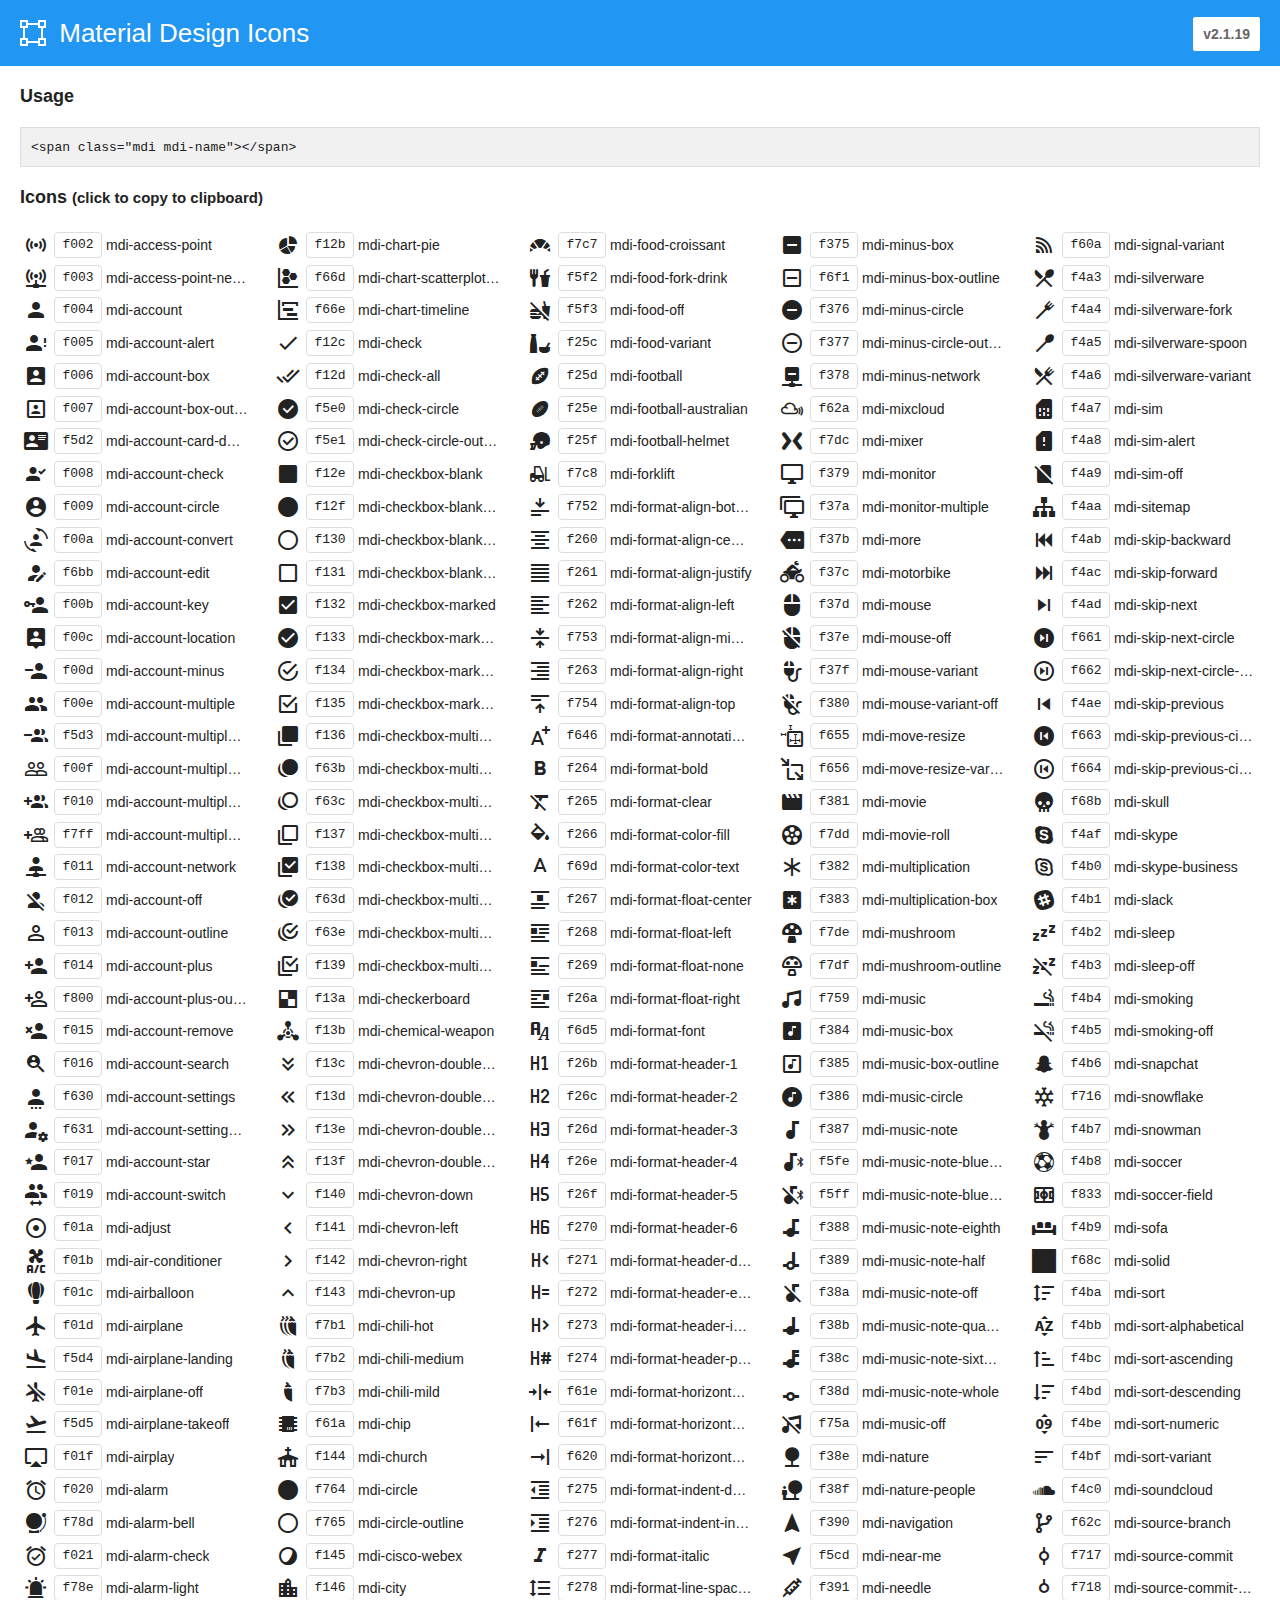
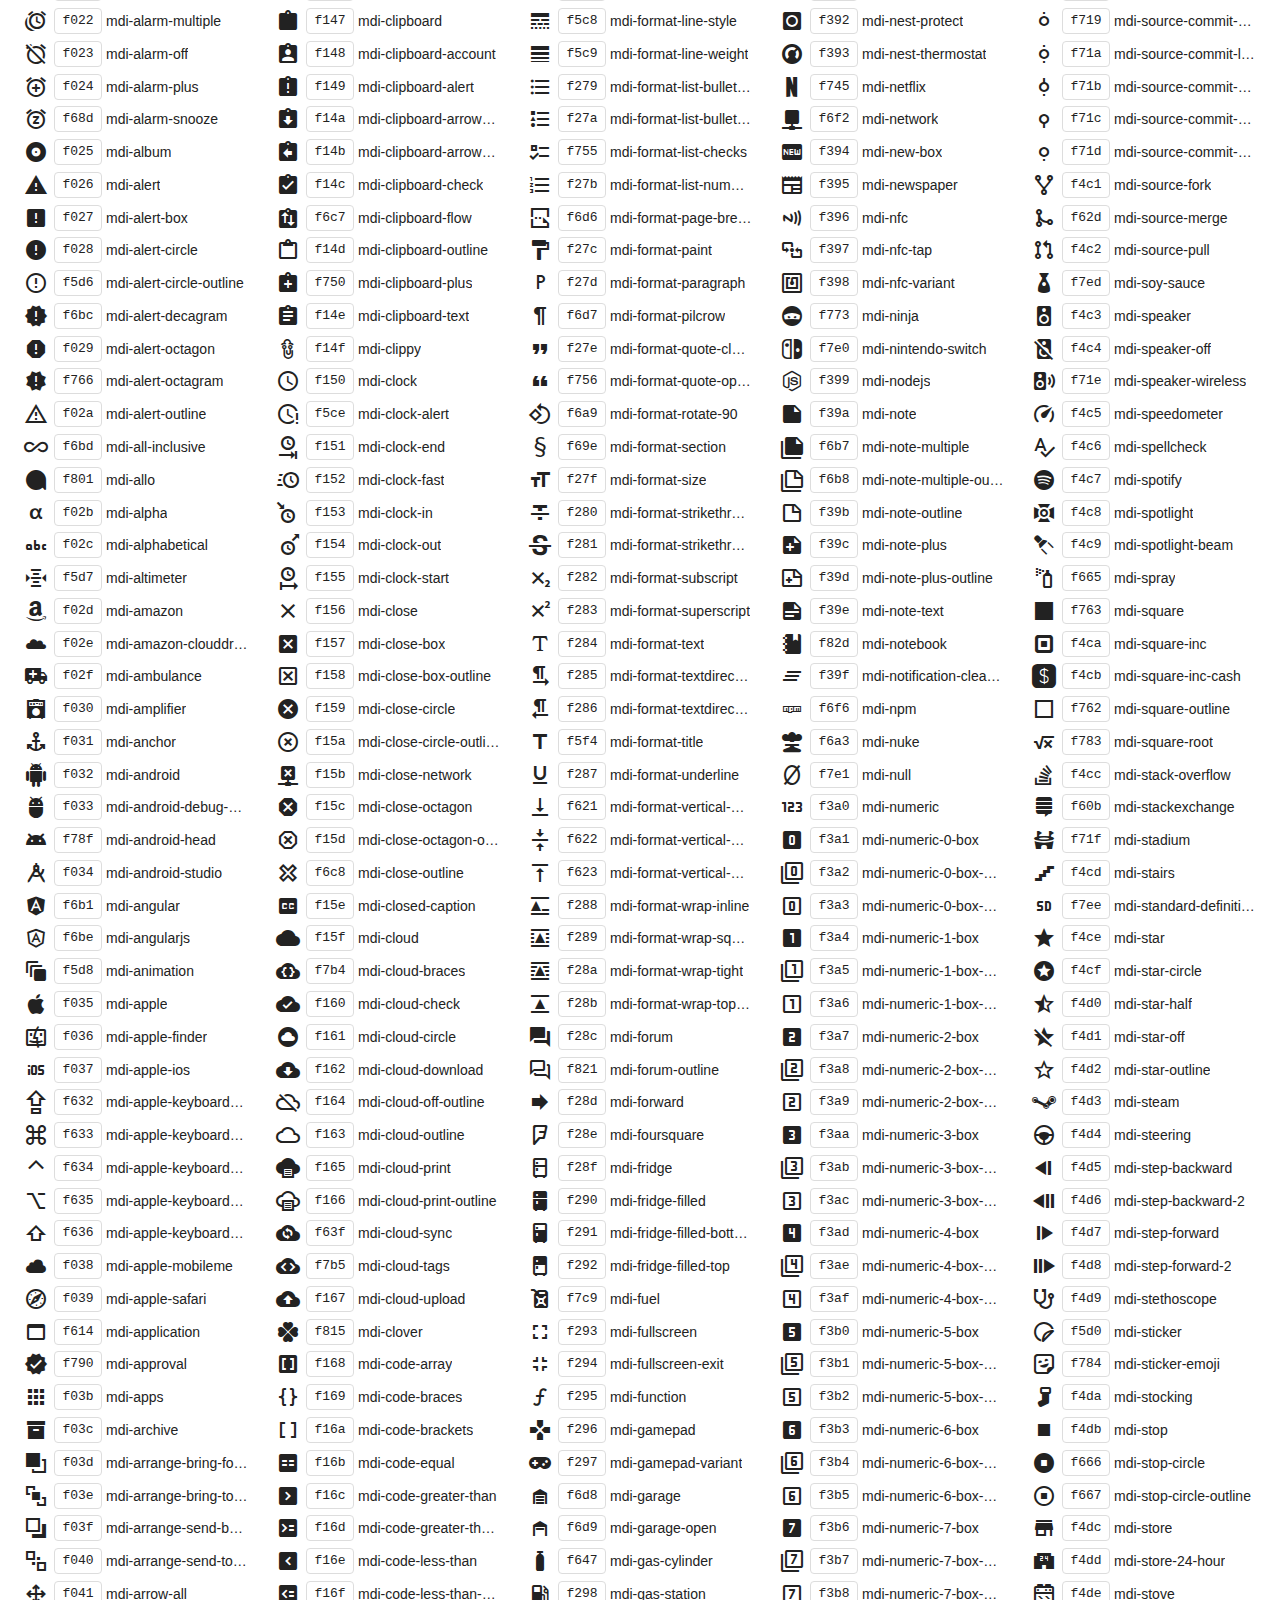
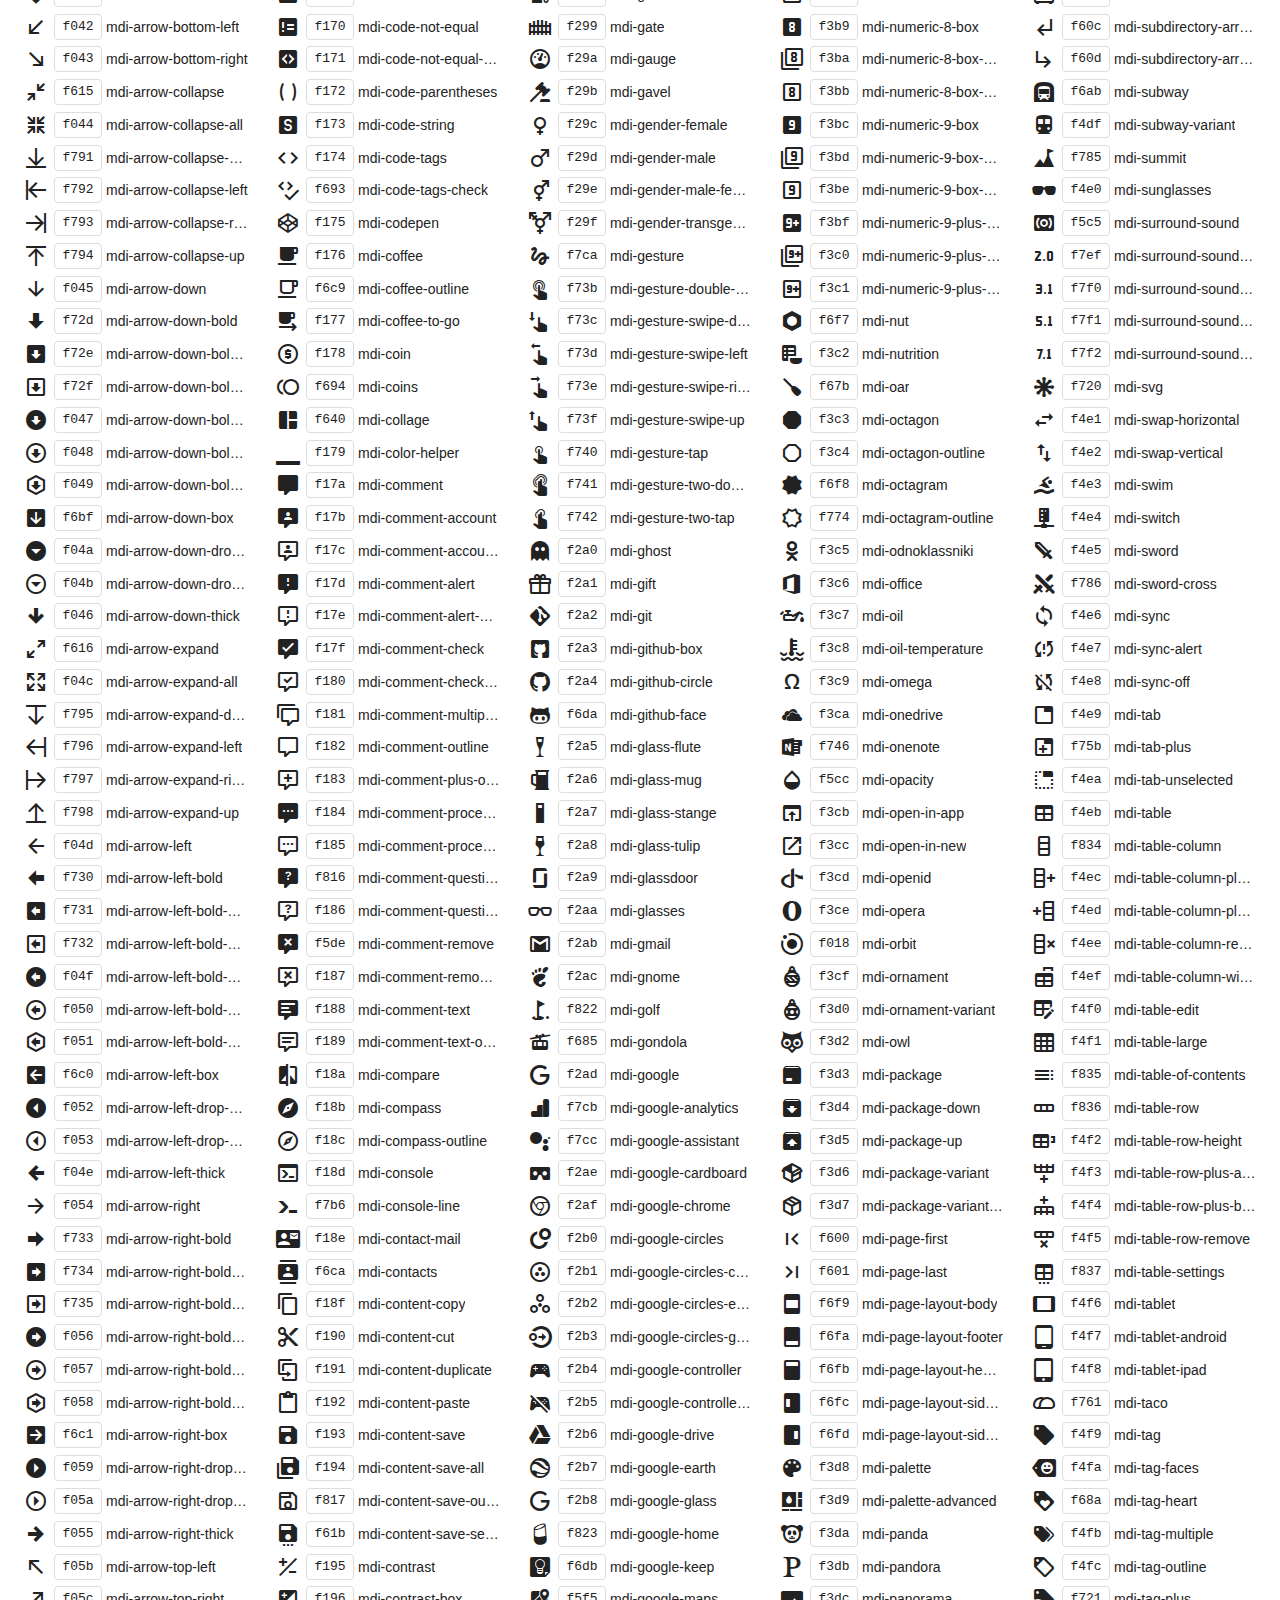
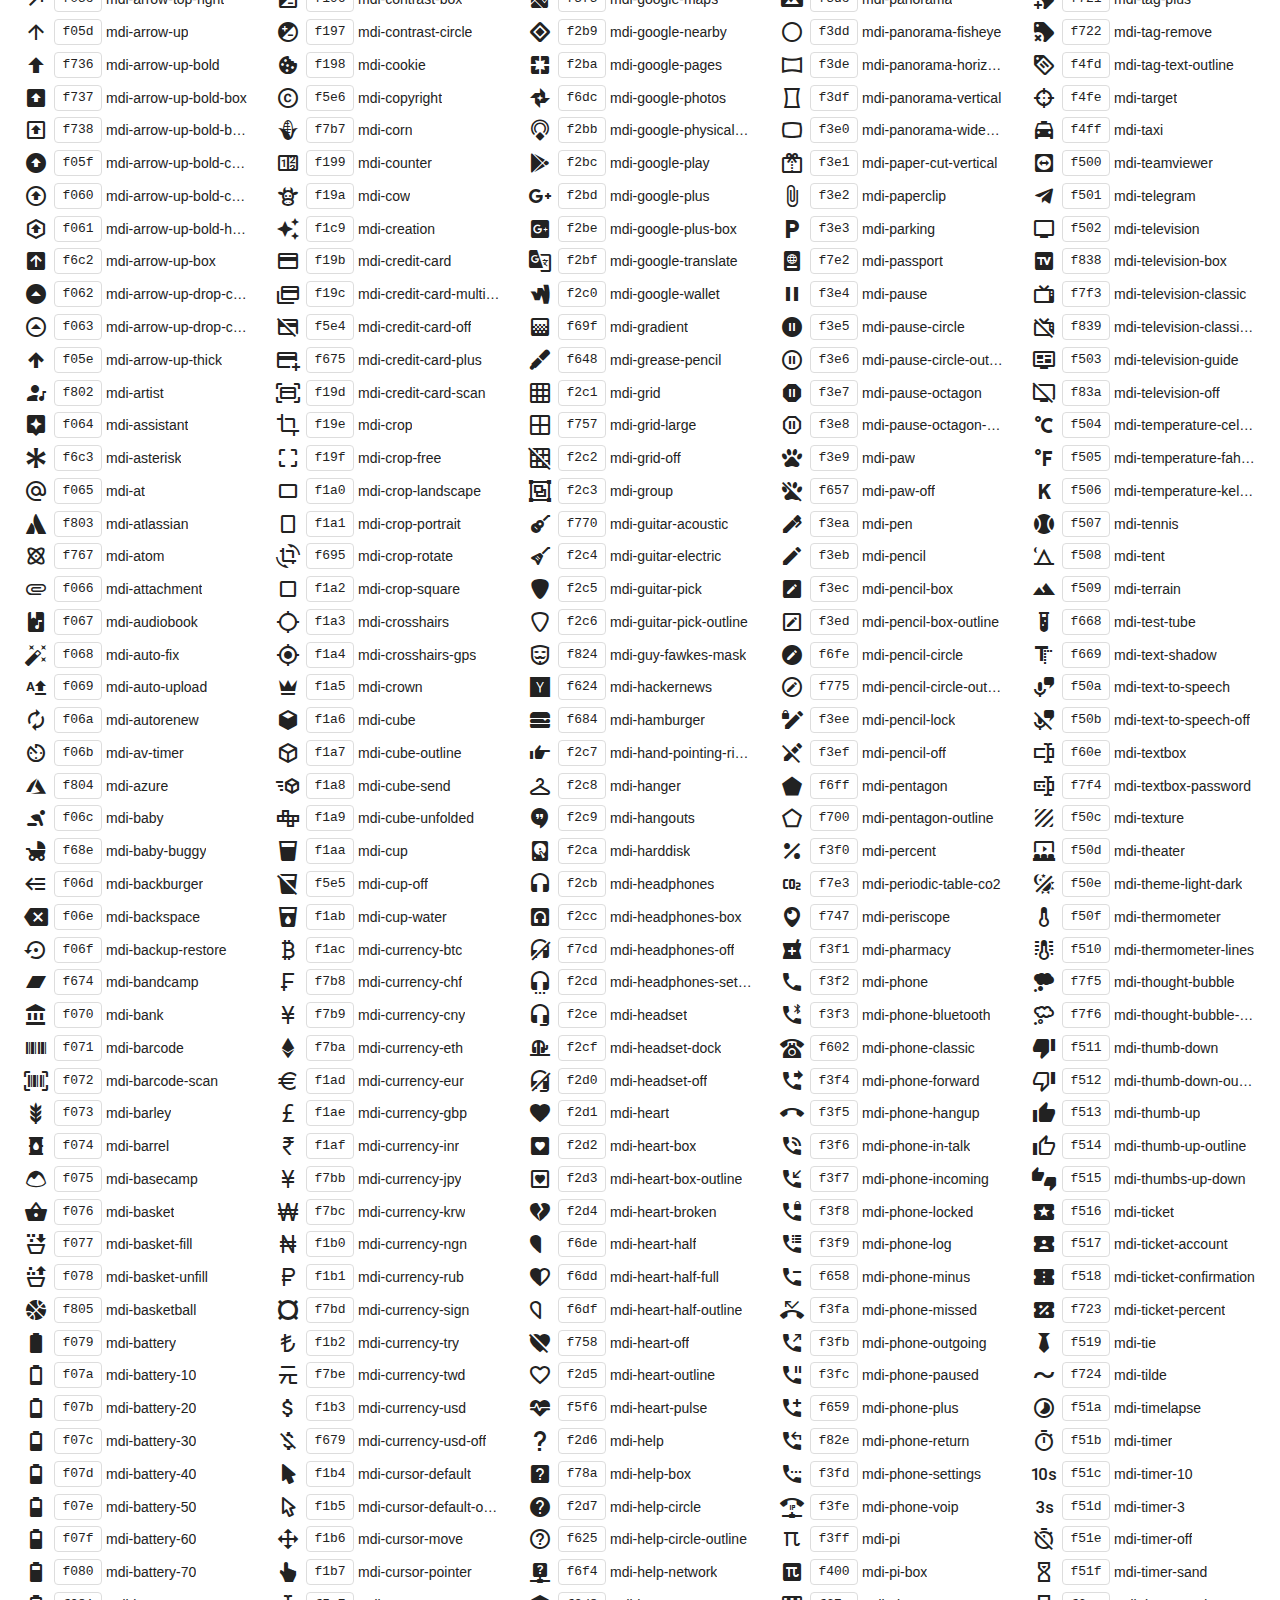
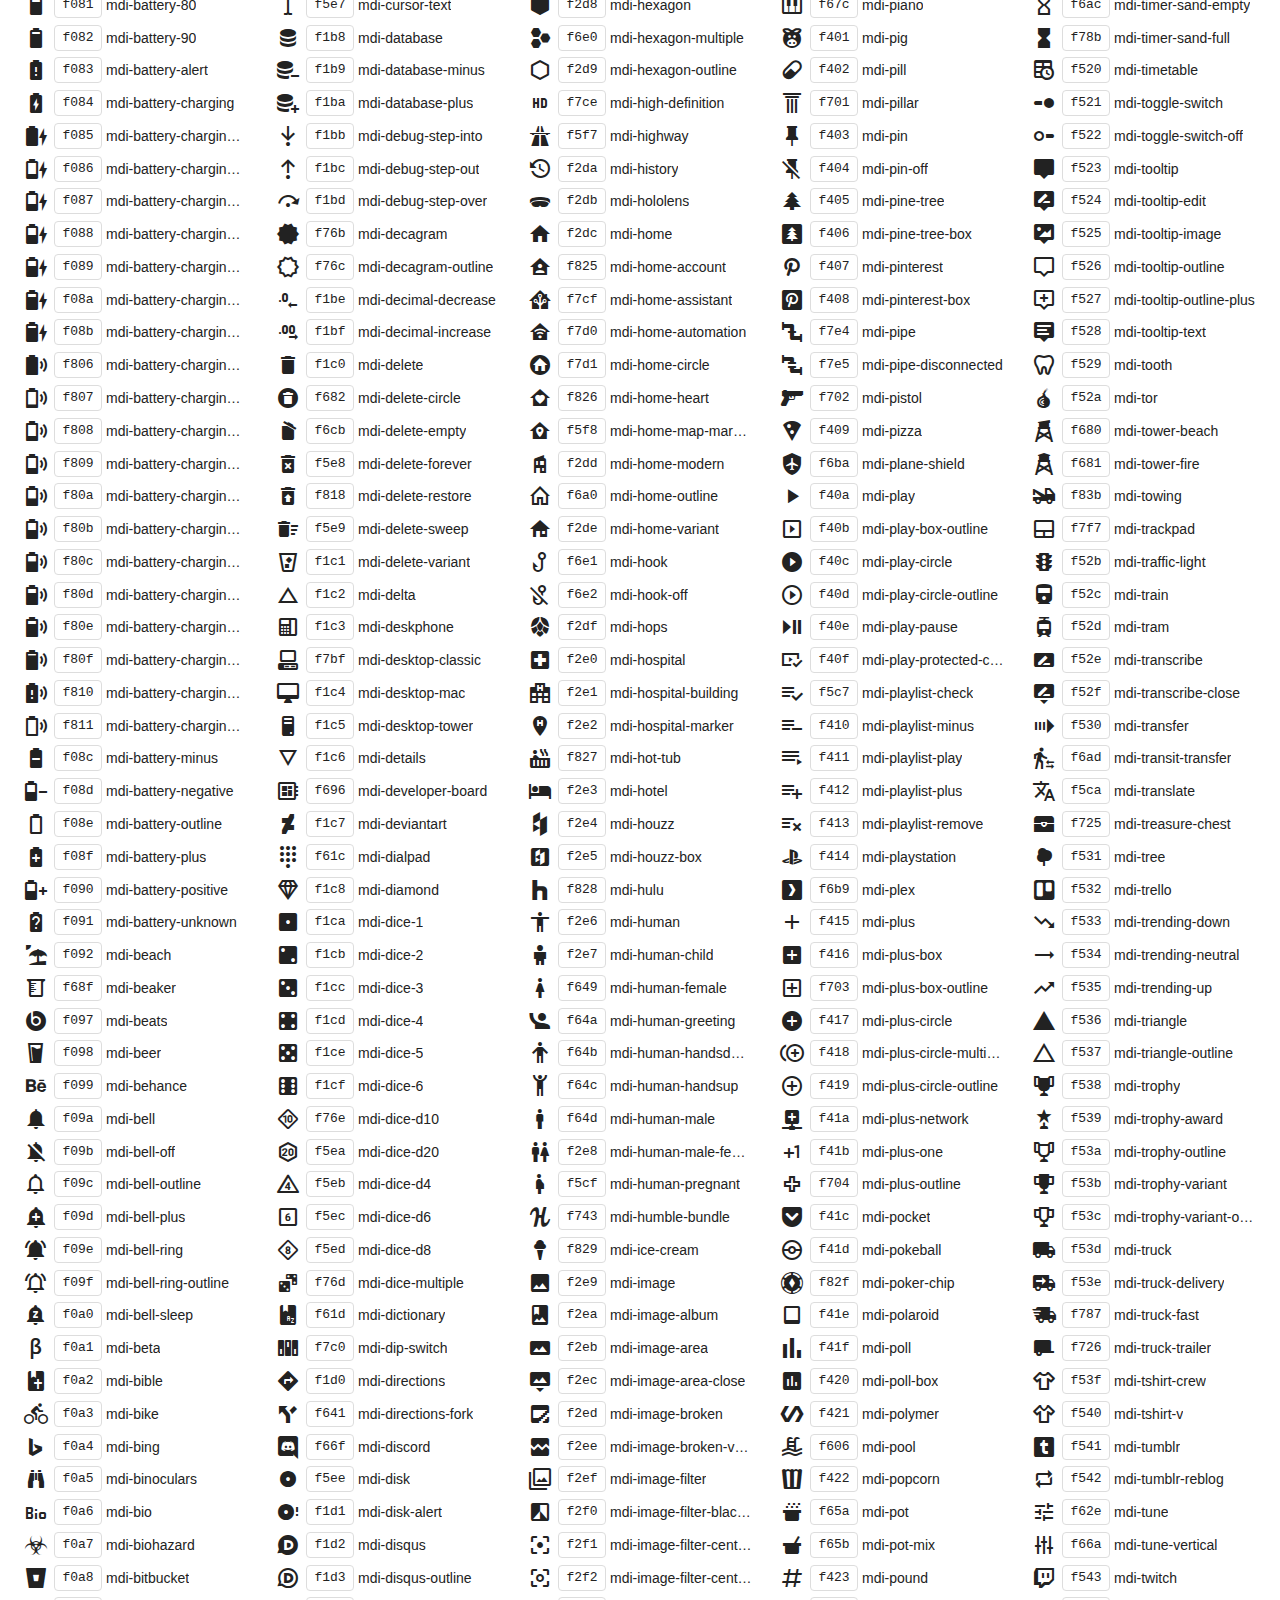
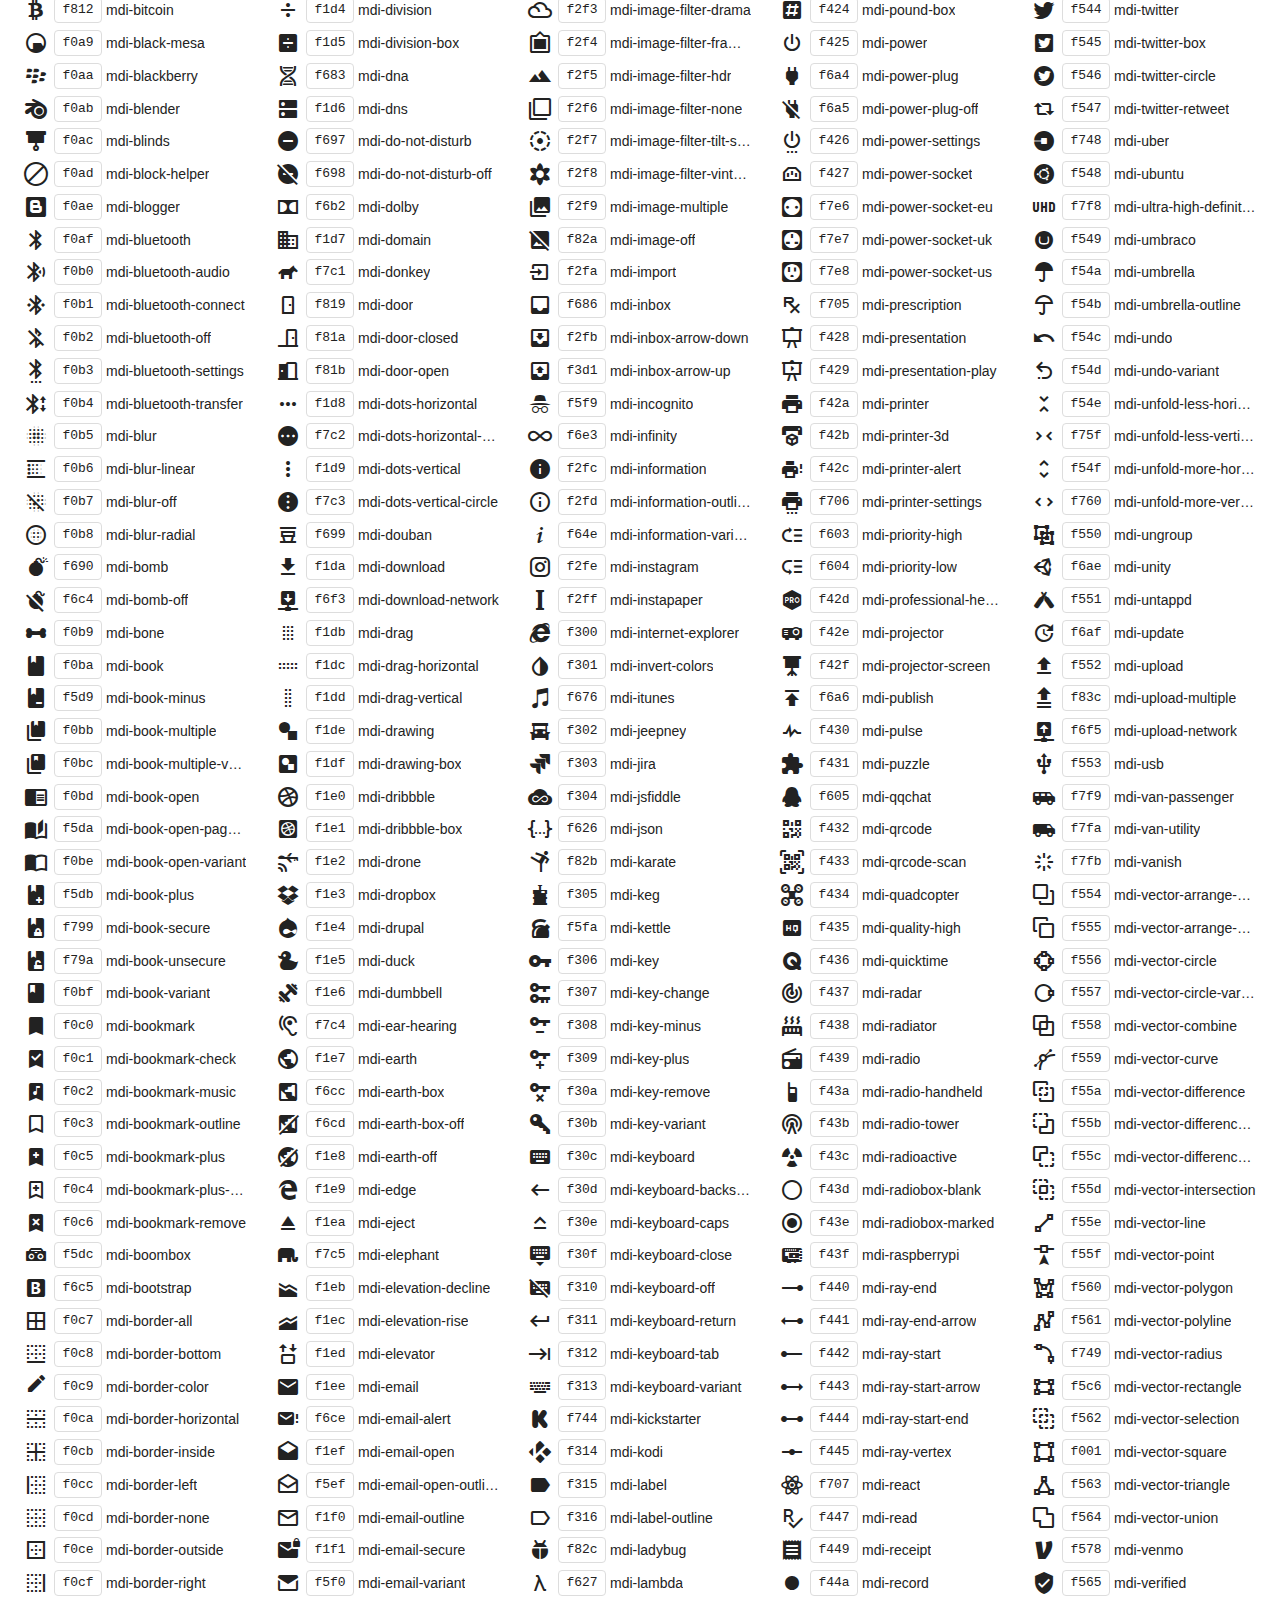
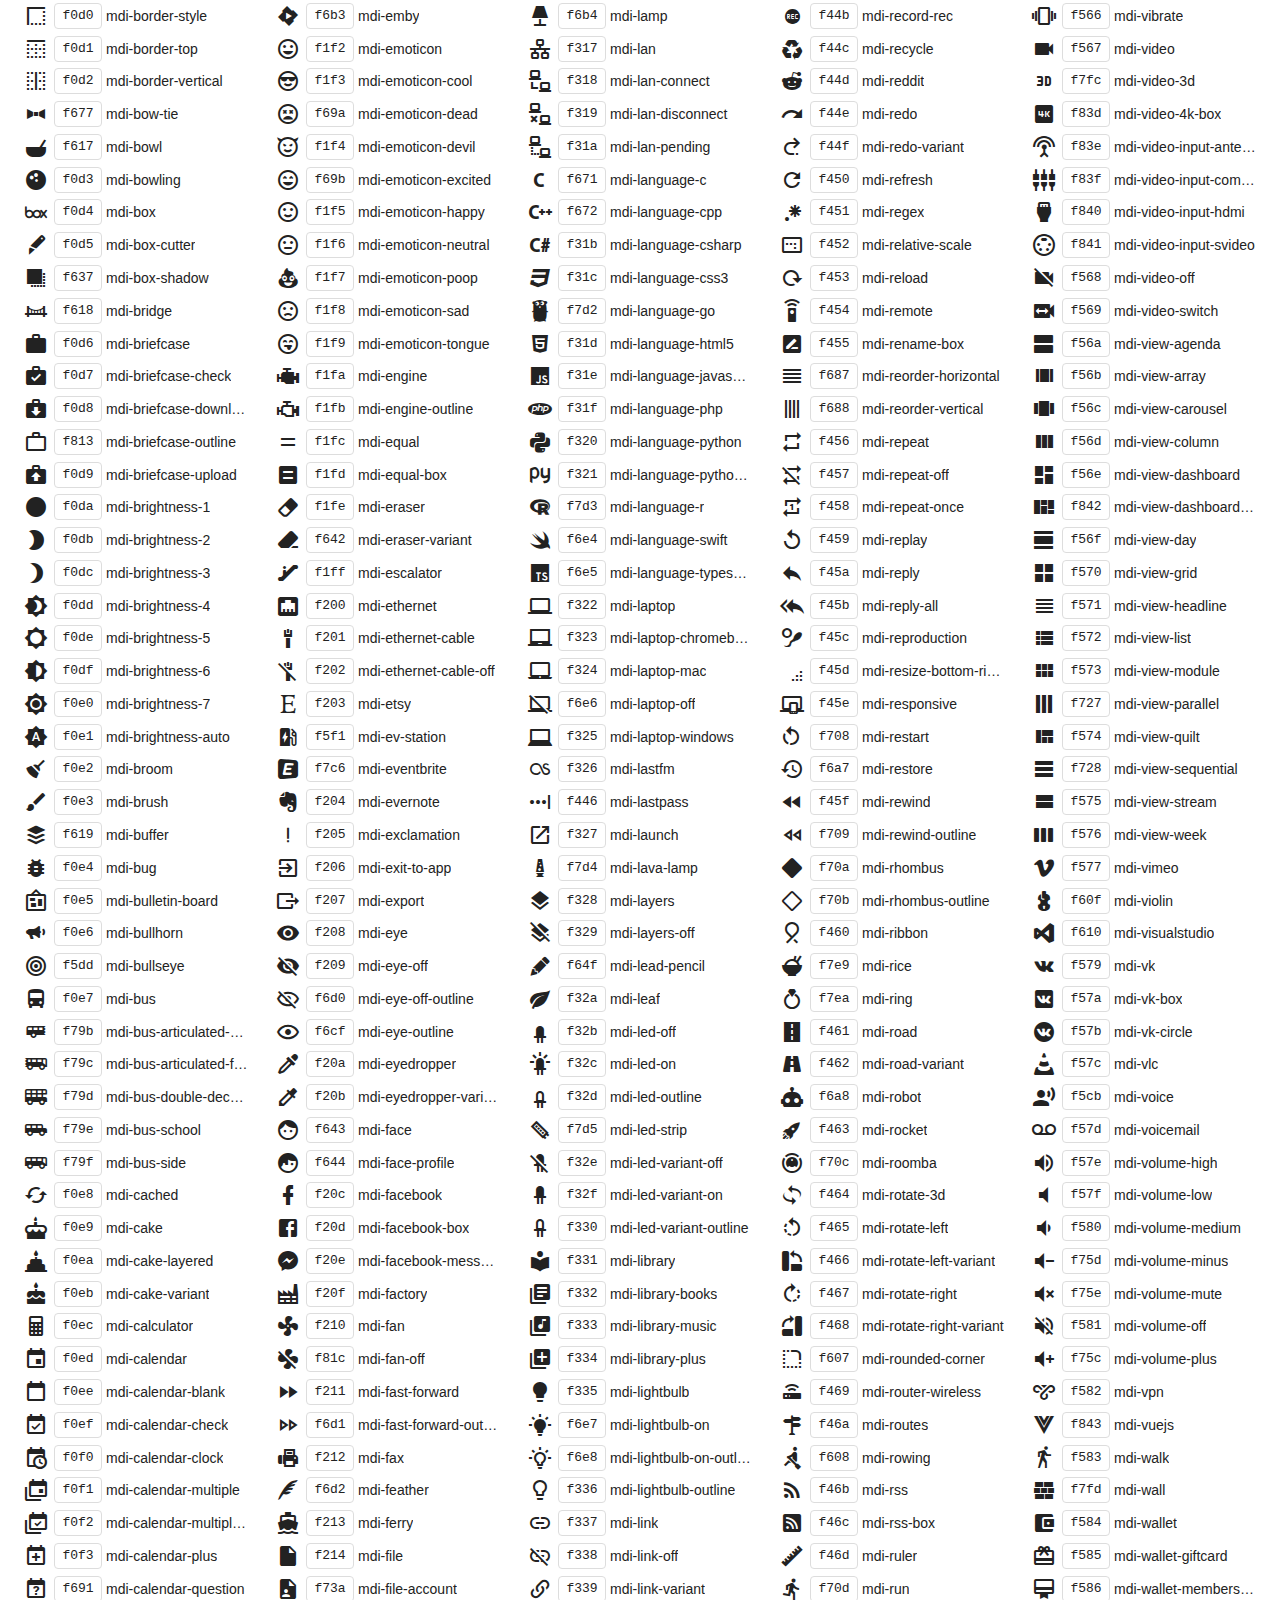
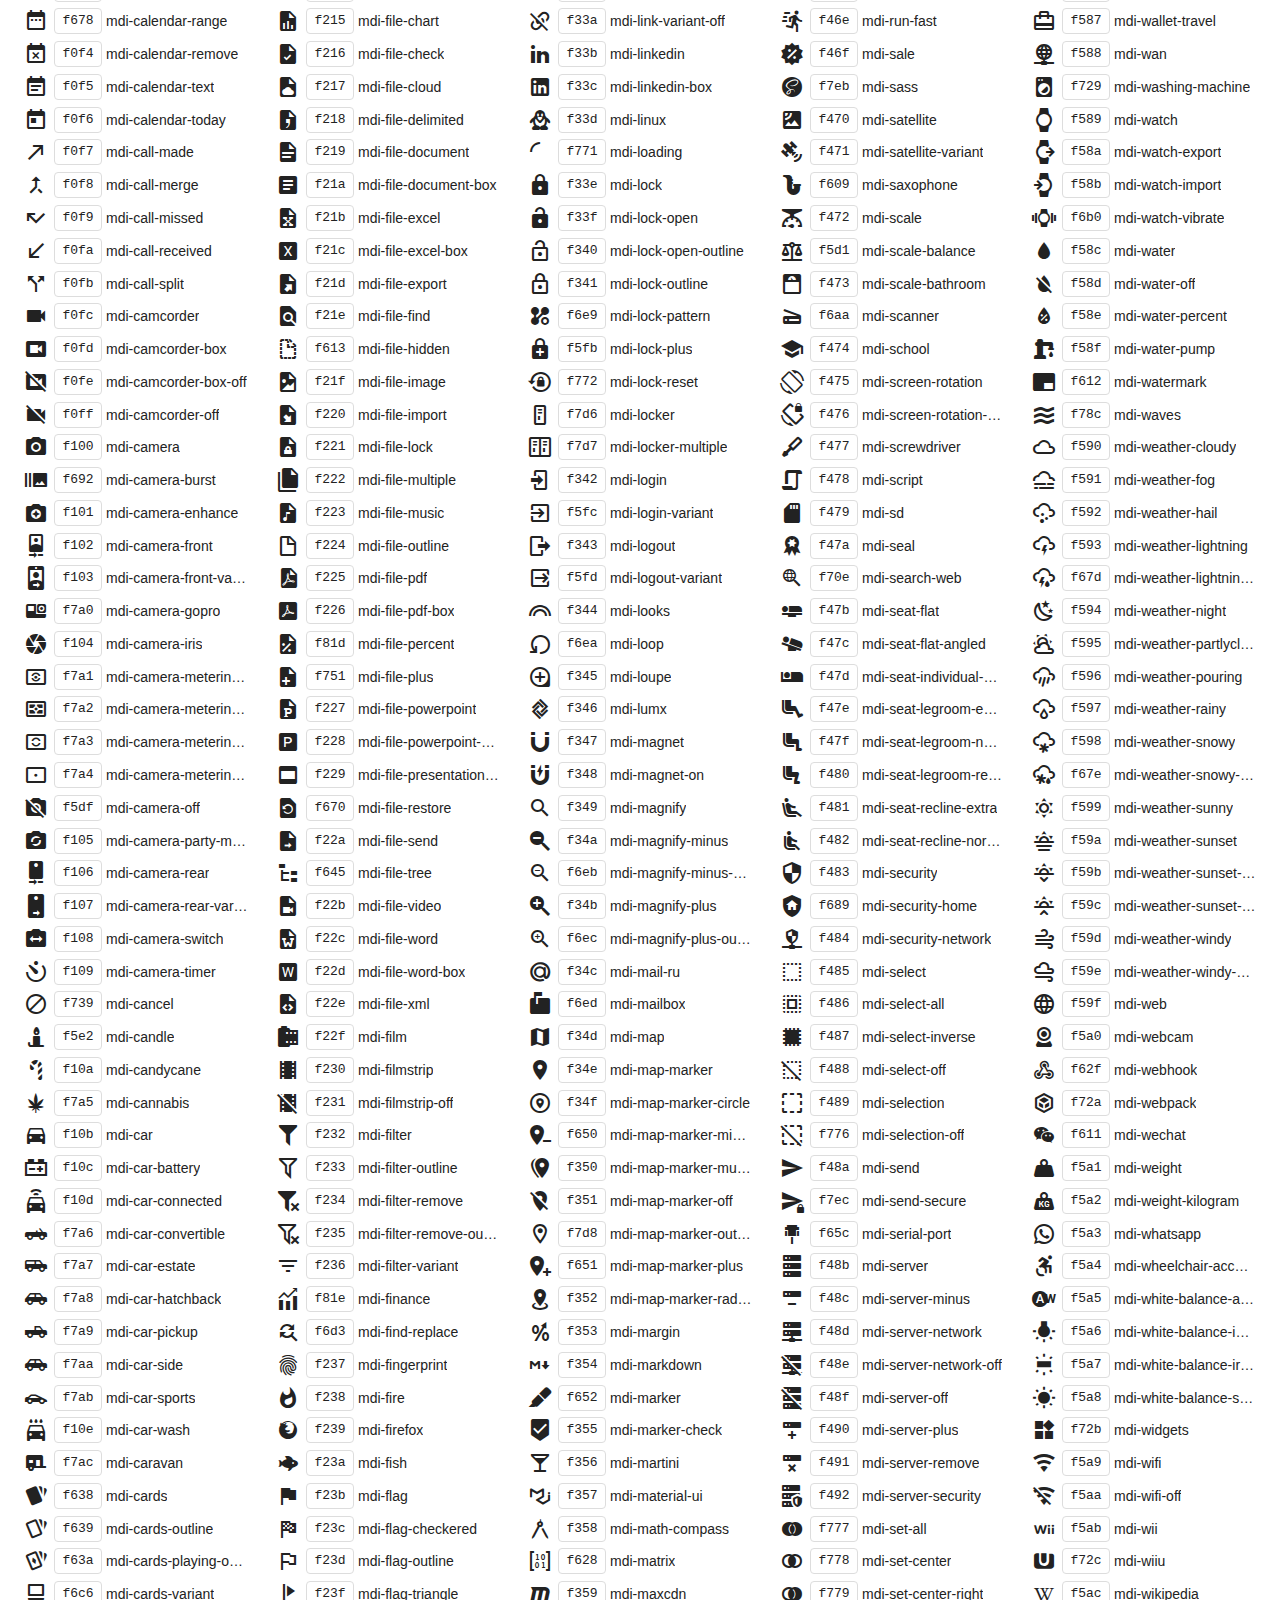
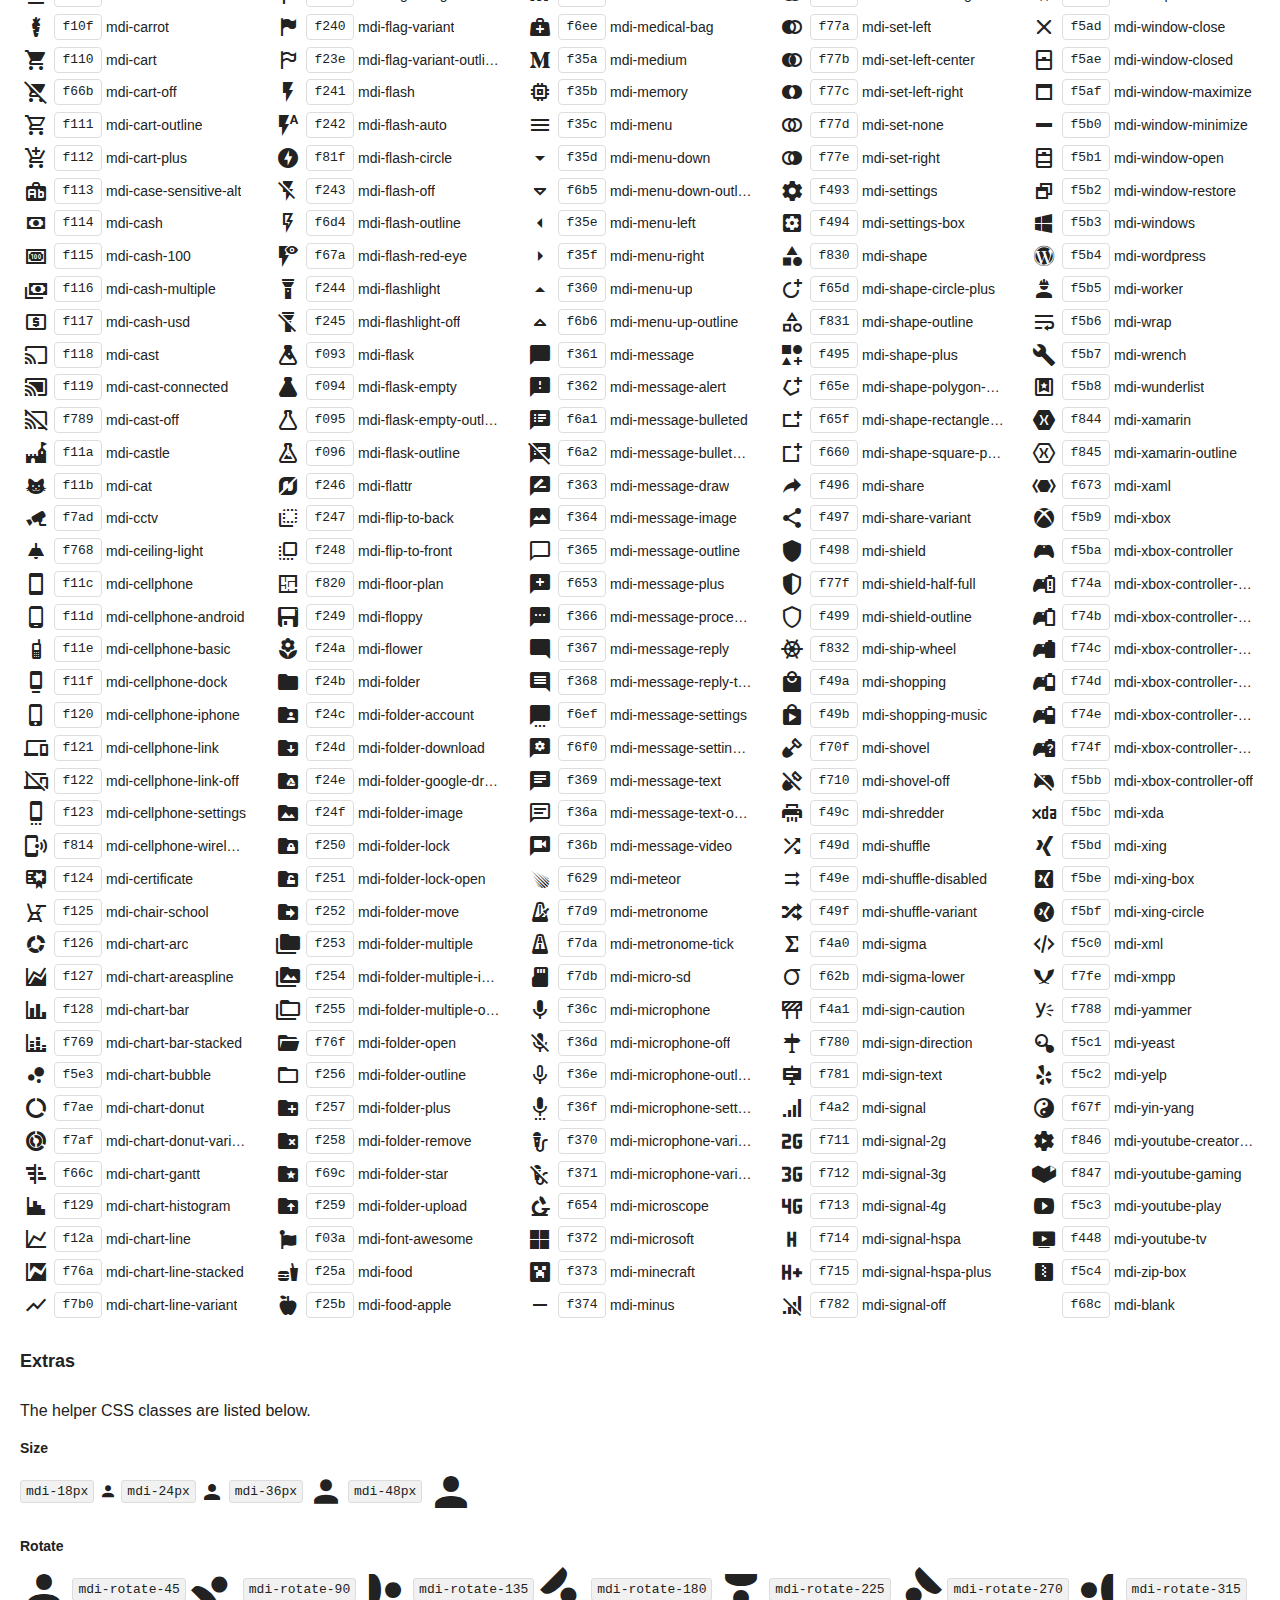
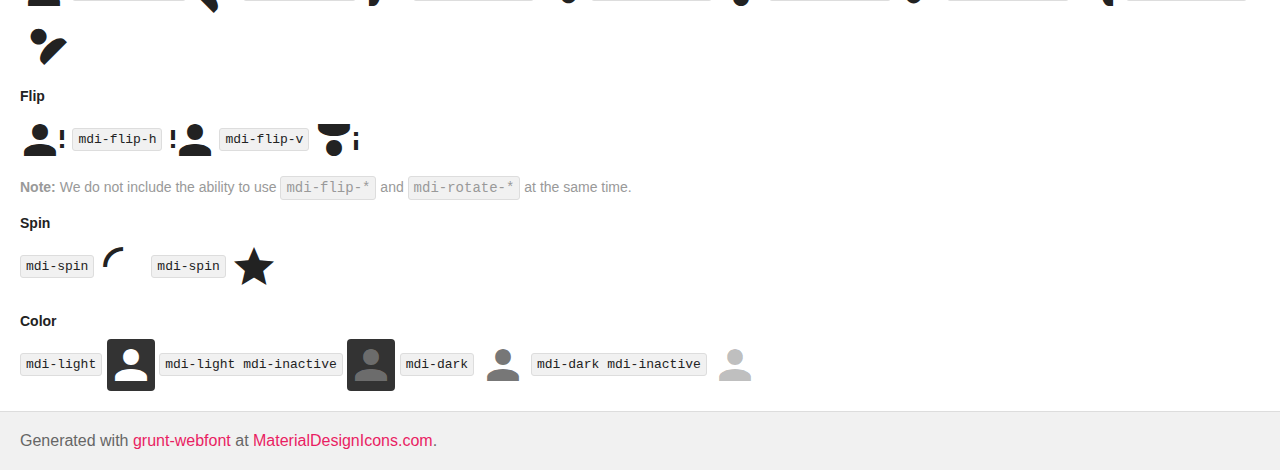
<file: PartTimeSystem/src/main/resources/static/vendors/iconfonts/mdi/preview.html>
<!doctype html>
<html>
<head>
    <meta charset="utf-8" />
    <title>Material Design Icons</title>
    <style>
        * {
            margin: 0;
            padding: 0;
        }

        body {
            margin: 0;
            padding: 0;
            background: #fff;
            color: #222;
        }

        h1, h2, h3, p, div, footer {
            font-family: "Helvetica Neue", Arial, sans-serif;
        }

        h1 {
            padding: 20px 20px 16px 20px;
            font-size: 26px;
            line-height: 26px;
            font-weight: normal;
            color: #FFF;
            background-color: #2196F3;
        }

        h1 svg {
            vertical-align: middle;
            width: 26px;
            height: 26px;
            margin: 0 6px 4px 0;
        }

        h1 svg path {
            fill: #FFF;
        }

        h1 .version {
            font-size: 14px;
            background: #FFF;
            padding: 4px 10px;
            float: right;
            border-radius: 2px;
            margin: -3px 0 0 0;
            color: #666;
            font-weight: bold;
        }

        h1 .version::before {
            content: 'v';
        }

        h2 {
            font-size: 18px;
            padding: 20px;
        }

        h3 {
            font-size: 14px;
            padding: 10px 20px 0 20px;
            font-weight: bold;
        }

        p {
            padding: 10px 20px;
        }

        p code {
            display: inline-block;
            vertical-align: middle;
            background: #F1F1F1;
            padding: 3px 5px;
            border-radius: 3px;
            border: 1px solid #DDD;
        }

        p i.mdi {
            vertical-align: middle;
            border-radius: 4px;
            display: inline-block;
        }

        p i.mdi.dark-demo {
            background: #333;
        }

        p.note {
            color: #999;
            font-size: 14px;
            padding: 0 20px 5px 20px;
        }

        .icons {
            padding: 0 20px 10px 20px;
            -webkit-column-count: 5;
            -moz-column-count: 5;
            column-count: 5;
            -webkit-column-gap: 20px;
            -moz-column-gap: 20px;
            column-gap: 20px;
        }

        .icons div {
            line-height: 2em;
        }

        .icons div span {
            cursor: pointer;
            font-size: 14px;
            text-overflow: ellipsis;
            display: inline-block;
            max-width: calc(100% - 90px);
            overflow: hidden;
            vertical-align: middle;
            white-space: nowrap;
        }

        .icons div code:hover,
        .icons div span:hover,
        .icons div i:hover {
            color: #3c90be;
        }

        .icons div code:hover {
            border-color: #3c90be;
        }

        .icons div code {
            border: 1px solid #DDD;
            width: 46px;
            margin-left: 2px;
            margin-right: 4px;
            border-radius: 4px;
            display: inline-block;
            vertical-align: middle;
            text-align: center;
            line-height: 24px;
            cursor: pointer;
        }

        .icons div i {
            display: inline-block;
            width: 32px;
            height: 24px;
            text-align: center;
            vertical-align: middle;
            cursor: pointer;
            line-height: 24px;
        }

        .icons .mdi:before {
            font-size: 24px;
        }

        pre {
            margin: 0 20px;
            font-family: Consolas, monospace;
            padding: 10px;
            border: 1px solid #DDD;
            background: #F1F1F1;
        }

        div.copied {
            position: fixed;
            top: 100px;
            left: 50%;
            width: 200px;
            text-align: center;
            color: #3c763d;
            background-color: #dff0d8;
            border: 1px solid #d6e9c6;
            padding: 10px 15px;
            border-radius: 4px;
            margin-left: -100px;
            box-shadow: 0 0 10px rgba(0, 0, 0, 0.2);
        }

        footer {
            padding: 20px;
            color: #666;
            border-top: 1px solid #DDD;
            background: #F1F1F1;
        }

        footer a {
            color: #e91e63;
            text-decoration: none;
        }
    </style>
    <link href="css/materialdesignicons.min.css" media="all" rel="stylesheet" type="text/css" />
</head>
<body>
    <h1>
        <svg>
            <path d="M0,0H8V3H18V0H26V8H23V18H26V26H18V23H8V21H18V18H21V8H18V5H8V8H5V18H8V26H0V18H3V8H0V0M2,2V6H6V2H2M2,20V24H6V20H2M20,2V6H24V2H20M20,20V24H24V20H20Z"></path>
        </svg>
        Material Design Icons
        <span class="version">2.1.19</span>
    </h1>

    <h2>Usage</h2>
    <pre><code>&lt;span class=&quot;mdi mdi-<span id="name">name</span>&quot;&gt;&lt;/span&gt;</code></pre>

    <h2>Icons <small>(click to copy to clipboard)</small></h2>
    <div class="icons" id="icons"></div>

    <h2>Extras</h2>

    <p>The helper CSS classes are listed below.</p>

    <h3>Size</h3>

    <p>
        <code>mdi-18px</code> <i class="mdi mdi-18px mdi-account"></i>
        <code>mdi-24px</code> <i class="mdi mdi-24px mdi-account"></i>
        <code>mdi-36px</code> <i class="mdi mdi-36px mdi-account"></i>
        <code>mdi-48px</code> <i class="mdi mdi-48px mdi-account"></i>
    </p>

    <h3>Rotate</h3>

    <p>
        <i class="mdi mdi-48px mdi-account"></i>
        <code>mdi-rotate-45</code> <i class="mdi mdi-48px mdi-rotate-45 mdi-account"></i>
        <code>mdi-rotate-90</code> <i class="mdi mdi-48px mdi-rotate-90 mdi-account"></i>
        <code>mdi-rotate-135</code> <i class="mdi mdi-48px mdi-rotate-135 mdi-account"></i>
        <code>mdi-rotate-180</code> <i class="mdi mdi-48px mdi-rotate-180 mdi-account"></i>
        <code>mdi-rotate-225</code> <i class="mdi mdi-48px mdi-rotate-225 mdi-account"></i>
        <code>mdi-rotate-270</code> <i class="mdi mdi-48px mdi-rotate-270 mdi-account"></i>
        <code>mdi-rotate-315</code> <i class="mdi mdi-48px mdi-rotate-315 mdi-account"></i>
    </p>

    <h3>Flip</h3>

    <p>
        <i class="mdi mdi-48px mdi-account-alert"></i>
        <code>mdi-flip-h</code> <i class="mdi mdi-48px mdi-flip-h mdi-account-alert"></i>
        <code>mdi-flip-v</code> <i class="mdi mdi-48px mdi-flip-v mdi-account-alert"></i>
    </p>

    <p class="note"><strong>Note:</strong> We do not include the ability to use <code>mdi-flip-*</code> and <code>mdi-rotate-*</code> at the same time.</p>

    <h3>Spin</h3>

    <p>
        <code>mdi-spin</code> <i class="mdi mdi-48px mdi-spin mdi-loading"></i>
        <code>mdi-spin</code> <i class="mdi mdi-48px mdi-spin mdi-star"></i>
    </p>

    <h3>Color</h3>

    <p style="padding-bottom:20px;">
        <code>mdi-light</code> <i class="mdi mdi-48px mdi-light mdi-account dark-demo"></i>
        <code>mdi-light mdi-inactive</code> <i class="mdi mdi-48px mdi-light mdi-inactive mdi-account dark-demo"></i>
        <code>mdi-dark</code> <i class="mdi mdi-48px mdi-dark mdi-account"></i>
        <code>mdi-dark mdi-inactive</code> <i class="mdi mdi-48px mdi-dark mdi-inactive mdi-account"></i>
    </p>

    <footer>Generated with <a href="https://github.com/sapegin/grunt-webfont">grunt-webfont</a> at <a href="http://materialdesignicons.com/">MaterialDesignIcons.com</a>.</footer>

    <script type="text/javascript">
        (function () {
            var icons = [{"name":"access-point","hex":"f002"},{"name":"access-point-network","hex":"f003"},{"name":"account","hex":"f004"},{"name":"account-alert","hex":"f005"},{"name":"account-box","hex":"f006"},{"name":"account-box-outline","hex":"f007"},{"name":"account-card-details","hex":"f5d2"},{"name":"account-check","hex":"f008"},{"name":"account-circle","hex":"f009"},{"name":"account-convert","hex":"f00a"},{"name":"account-edit","hex":"f6bb"},{"name":"account-key","hex":"f00b"},{"name":"account-location","hex":"f00c"},{"name":"account-minus","hex":"f00d"},{"name":"account-multiple","hex":"f00e"},{"name":"account-multiple-minus","hex":"f5d3"},{"name":"account-multiple-outline","hex":"f00f"},{"name":"account-multiple-plus","hex":"f010"},{"name":"account-multiple-plus-outline","hex":"f7ff"},{"name":"account-network","hex":"f011"},{"name":"account-off","hex":"f012"},{"name":"account-outline","hex":"f013"},{"name":"account-plus","hex":"f014"},{"name":"account-plus-outline","hex":"f800"},{"name":"account-remove","hex":"f015"},{"name":"account-search","hex":"f016"},{"name":"account-settings","hex":"f630"},{"name":"account-settings-variant","hex":"f631"},{"name":"account-star","hex":"f017"},{"name":"account-switch","hex":"f019"},{"name":"adjust","hex":"f01a"},{"name":"air-conditioner","hex":"f01b"},{"name":"airballoon","hex":"f01c"},{"name":"airplane","hex":"f01d"},{"name":"airplane-landing","hex":"f5d4"},{"name":"airplane-off","hex":"f01e"},{"name":"airplane-takeoff","hex":"f5d5"},{"name":"airplay","hex":"f01f"},{"name":"alarm","hex":"f020"},{"name":"alarm-bell","hex":"f78d"},{"name":"alarm-check","hex":"f021"},{"name":"alarm-light","hex":"f78e"},{"name":"alarm-multiple","hex":"f022"},{"name":"alarm-off","hex":"f023"},{"name":"alarm-plus","hex":"f024"},{"name":"alarm-snooze","hex":"f68d"},{"name":"album","hex":"f025"},{"name":"alert","hex":"f026"},{"name":"alert-box","hex":"f027"},{"name":"alert-circle","hex":"f028"},{"name":"alert-circle-outline","hex":"f5d6"},{"name":"alert-decagram","hex":"f6bc"},{"name":"alert-octagon","hex":"f029"},{"name":"alert-octagram","hex":"f766"},{"name":"alert-outline","hex":"f02a"},{"name":"all-inclusive","hex":"f6bd"},{"name":"allo","hex":"f801"},{"name":"alpha","hex":"f02b"},{"name":"alphabetical","hex":"f02c"},{"name":"altimeter","hex":"f5d7"},{"name":"amazon","hex":"f02d"},{"name":"amazon-clouddrive","hex":"f02e"},{"name":"ambulance","hex":"f02f"},{"name":"amplifier","hex":"f030"},{"name":"anchor","hex":"f031"},{"name":"android","hex":"f032"},{"name":"android-debug-bridge","hex":"f033"},{"name":"android-head","hex":"f78f"},{"name":"android-studio","hex":"f034"},{"name":"angular","hex":"f6b1"},{"name":"angularjs","hex":"f6be"},{"name":"animation","hex":"f5d8"},{"name":"apple","hex":"f035"},{"name":"apple-finder","hex":"f036"},{"name":"apple-ios","hex":"f037"},{"name":"apple-keyboard-caps","hex":"f632"},{"name":"apple-keyboard-command","hex":"f633"},{"name":"apple-keyboard-control","hex":"f634"},{"name":"apple-keyboard-option","hex":"f635"},{"name":"apple-keyboard-shift","hex":"f636"},{"name":"apple-mobileme","hex":"f038"},{"name":"apple-safari","hex":"f039"},{"name":"application","hex":"f614"},{"name":"approval","hex":"f790"},{"name":"apps","hex":"f03b"},{"name":"archive","hex":"f03c"},{"name":"arrange-bring-forward","hex":"f03d"},{"name":"arrange-bring-to-front","hex":"f03e"},{"name":"arrange-send-backward","hex":"f03f"},{"name":"arrange-send-to-back","hex":"f040"},{"name":"arrow-all","hex":"f041"},{"name":"arrow-bottom-left","hex":"f042"},{"name":"arrow-bottom-right","hex":"f043"},{"name":"arrow-collapse","hex":"f615"},{"name":"arrow-collapse-all","hex":"f044"},{"name":"arrow-collapse-down","hex":"f791"},{"name":"arrow-collapse-left","hex":"f792"},{"name":"arrow-collapse-right","hex":"f793"},{"name":"arrow-collapse-up","hex":"f794"},{"name":"arrow-down","hex":"f045"},{"name":"arrow-down-bold","hex":"f72d"},{"name":"arrow-down-bold-box","hex":"f72e"},{"name":"arrow-down-bold-box-outline","hex":"f72f"},{"name":"arrow-down-bold-circle","hex":"f047"},{"name":"arrow-down-bold-circle-outline","hex":"f048"},{"name":"arrow-down-bold-hexagon-outline","hex":"f049"},{"name":"arrow-down-box","hex":"f6bf"},{"name":"arrow-down-drop-circle","hex":"f04a"},{"name":"arrow-down-drop-circle-outline","hex":"f04b"},{"name":"arrow-down-thick","hex":"f046"},{"name":"arrow-expand","hex":"f616"},{"name":"arrow-expand-all","hex":"f04c"},{"name":"arrow-expand-down","hex":"f795"},{"name":"arrow-expand-left","hex":"f796"},{"name":"arrow-expand-right","hex":"f797"},{"name":"arrow-expand-up","hex":"f798"},{"name":"arrow-left","hex":"f04d"},{"name":"arrow-left-bold","hex":"f730"},{"name":"arrow-left-bold-box","hex":"f731"},{"name":"arrow-left-bold-box-outline","hex":"f732"},{"name":"arrow-left-bold-circle","hex":"f04f"},{"name":"arrow-left-bold-circle-outline","hex":"f050"},{"name":"arrow-left-bold-hexagon-outline","hex":"f051"},{"name":"arrow-left-box","hex":"f6c0"},{"name":"arrow-left-drop-circle","hex":"f052"},{"name":"arrow-left-drop-circle-outline","hex":"f053"},{"name":"arrow-left-thick","hex":"f04e"},{"name":"arrow-right","hex":"f054"},{"name":"arrow-right-bold","hex":"f733"},{"name":"arrow-right-bold-box","hex":"f734"},{"name":"arrow-right-bold-box-outline","hex":"f735"},{"name":"arrow-right-bold-circle","hex":"f056"},{"name":"arrow-right-bold-circle-outline","hex":"f057"},{"name":"arrow-right-bold-hexagon-outline","hex":"f058"},{"name":"arrow-right-box","hex":"f6c1"},{"name":"arrow-right-drop-circle","hex":"f059"},{"name":"arrow-right-drop-circle-outline","hex":"f05a"},{"name":"arrow-right-thick","hex":"f055"},{"name":"arrow-top-left","hex":"f05b"},{"name":"arrow-top-right","hex":"f05c"},{"name":"arrow-up","hex":"f05d"},{"name":"arrow-up-bold","hex":"f736"},{"name":"arrow-up-bold-box","hex":"f737"},{"name":"arrow-up-bold-box-outline","hex":"f738"},{"name":"arrow-up-bold-circle","hex":"f05f"},{"name":"arrow-up-bold-circle-outline","hex":"f060"},{"name":"arrow-up-bold-hexagon-outline","hex":"f061"},{"name":"arrow-up-box","hex":"f6c2"},{"name":"arrow-up-drop-circle","hex":"f062"},{"name":"arrow-up-drop-circle-outline","hex":"f063"},{"name":"arrow-up-thick","hex":"f05e"},{"name":"artist","hex":"f802"},{"name":"assistant","hex":"f064"},{"name":"asterisk","hex":"f6c3"},{"name":"at","hex":"f065"},{"name":"atlassian","hex":"f803"},{"name":"atom","hex":"f767"},{"name":"attachment","hex":"f066"},{"name":"audiobook","hex":"f067"},{"name":"auto-fix","hex":"f068"},{"name":"auto-upload","hex":"f069"},{"name":"autorenew","hex":"f06a"},{"name":"av-timer","hex":"f06b"},{"name":"azure","hex":"f804"},{"name":"baby","hex":"f06c"},{"name":"baby-buggy","hex":"f68e"},{"name":"backburger","hex":"f06d"},{"name":"backspace","hex":"f06e"},{"name":"backup-restore","hex":"f06f"},{"name":"bandcamp","hex":"f674"},{"name":"bank","hex":"f070"},{"name":"barcode","hex":"f071"},{"name":"barcode-scan","hex":"f072"},{"name":"barley","hex":"f073"},{"name":"barrel","hex":"f074"},{"name":"basecamp","hex":"f075"},{"name":"basket","hex":"f076"},{"name":"basket-fill","hex":"f077"},{"name":"basket-unfill","hex":"f078"},{"name":"basketball","hex":"f805"},{"name":"battery","hex":"f079"},{"name":"battery-10","hex":"f07a"},{"name":"battery-20","hex":"f07b"},{"name":"battery-30","hex":"f07c"},{"name":"battery-40","hex":"f07d"},{"name":"battery-50","hex":"f07e"},{"name":"battery-60","hex":"f07f"},{"name":"battery-70","hex":"f080"},{"name":"battery-80","hex":"f081"},{"name":"battery-90","hex":"f082"},{"name":"battery-alert","hex":"f083"},{"name":"battery-charging","hex":"f084"},{"name":"battery-charging-100","hex":"f085"},{"name":"battery-charging-20","hex":"f086"},{"name":"battery-charging-30","hex":"f087"},{"name":"battery-charging-40","hex":"f088"},{"name":"battery-charging-60","hex":"f089"},{"name":"battery-charging-80","hex":"f08a"},{"name":"battery-charging-90","hex":"f08b"},{"name":"battery-charging-wireless","hex":"f806"},{"name":"battery-charging-wireless-10","hex":"f807"},{"name":"battery-charging-wireless-20","hex":"f808"},{"name":"battery-charging-wireless-30","hex":"f809"},{"name":"battery-charging-wireless-40","hex":"f80a"},{"name":"battery-charging-wireless-50","hex":"f80b"},{"name":"battery-charging-wireless-60","hex":"f80c"},{"name":"battery-charging-wireless-70","hex":"f80d"},{"name":"battery-charging-wireless-80","hex":"f80e"},{"name":"battery-charging-wireless-90","hex":"f80f"},{"name":"battery-charging-wireless-alert","hex":"f810"},{"name":"battery-charging-wireless-outline","hex":"f811"},{"name":"battery-minus","hex":"f08c"},{"name":"battery-negative","hex":"f08d"},{"name":"battery-outline","hex":"f08e"},{"name":"battery-plus","hex":"f08f"},{"name":"battery-positive","hex":"f090"},{"name":"battery-unknown","hex":"f091"},{"name":"beach","hex":"f092"},{"name":"beaker","hex":"f68f"},{"name":"beats","hex":"f097"},{"name":"beer","hex":"f098"},{"name":"behance","hex":"f099"},{"name":"bell","hex":"f09a"},{"name":"bell-off","hex":"f09b"},{"name":"bell-outline","hex":"f09c"},{"name":"bell-plus","hex":"f09d"},{"name":"bell-ring","hex":"f09e"},{"name":"bell-ring-outline","hex":"f09f"},{"name":"bell-sleep","hex":"f0a0"},{"name":"beta","hex":"f0a1"},{"name":"bible","hex":"f0a2"},{"name":"bike","hex":"f0a3"},{"name":"bing","hex":"f0a4"},{"name":"binoculars","hex":"f0a5"},{"name":"bio","hex":"f0a6"},{"name":"biohazard","hex":"f0a7"},{"name":"bitbucket","hex":"f0a8"},{"name":"bitcoin","hex":"f812"},{"name":"black-mesa","hex":"f0a9"},{"name":"blackberry","hex":"f0aa"},{"name":"blender","hex":"f0ab"},{"name":"blinds","hex":"f0ac"},{"name":"block-helper","hex":"f0ad"},{"name":"blogger","hex":"f0ae"},{"name":"bluetooth","hex":"f0af"},{"name":"bluetooth-audio","hex":"f0b0"},{"name":"bluetooth-connect","hex":"f0b1"},{"name":"bluetooth-off","hex":"f0b2"},{"name":"bluetooth-settings","hex":"f0b3"},{"name":"bluetooth-transfer","hex":"f0b4"},{"name":"blur","hex":"f0b5"},{"name":"blur-linear","hex":"f0b6"},{"name":"blur-off","hex":"f0b7"},{"name":"blur-radial","hex":"f0b8"},{"name":"bomb","hex":"f690"},{"name":"bomb-off","hex":"f6c4"},{"name":"bone","hex":"f0b9"},{"name":"book","hex":"f0ba"},{"name":"book-minus","hex":"f5d9"},{"name":"book-multiple","hex":"f0bb"},{"name":"book-multiple-variant","hex":"f0bc"},{"name":"book-open","hex":"f0bd"},{"name":"book-open-page-variant","hex":"f5da"},{"name":"book-open-variant","hex":"f0be"},{"name":"book-plus","hex":"f5db"},{"name":"book-secure","hex":"f799"},{"name":"book-unsecure","hex":"f79a"},{"name":"book-variant","hex":"f0bf"},{"name":"bookmark","hex":"f0c0"},{"name":"bookmark-check","hex":"f0c1"},{"name":"bookmark-music","hex":"f0c2"},{"name":"bookmark-outline","hex":"f0c3"},{"name":"bookmark-plus","hex":"f0c5"},{"name":"bookmark-plus-outline","hex":"f0c4"},{"name":"bookmark-remove","hex":"f0c6"},{"name":"boombox","hex":"f5dc"},{"name":"bootstrap","hex":"f6c5"},{"name":"border-all","hex":"f0c7"},{"name":"border-bottom","hex":"f0c8"},{"name":"border-color","hex":"f0c9"},{"name":"border-horizontal","hex":"f0ca"},{"name":"border-inside","hex":"f0cb"},{"name":"border-left","hex":"f0cc"},{"name":"border-none","hex":"f0cd"},{"name":"border-outside","hex":"f0ce"},{"name":"border-right","hex":"f0cf"},{"name":"border-style","hex":"f0d0"},{"name":"border-top","hex":"f0d1"},{"name":"border-vertical","hex":"f0d2"},{"name":"bow-tie","hex":"f677"},{"name":"bowl","hex":"f617"},{"name":"bowling","hex":"f0d3"},{"name":"box","hex":"f0d4"},{"name":"box-cutter","hex":"f0d5"},{"name":"box-shadow","hex":"f637"},{"name":"bridge","hex":"f618"},{"name":"briefcase","hex":"f0d6"},{"name":"briefcase-check","hex":"f0d7"},{"name":"briefcase-download","hex":"f0d8"},{"name":"briefcase-outline","hex":"f813"},{"name":"briefcase-upload","hex":"f0d9"},{"name":"brightness-1","hex":"f0da"},{"name":"brightness-2","hex":"f0db"},{"name":"brightness-3","hex":"f0dc"},{"name":"brightness-4","hex":"f0dd"},{"name":"brightness-5","hex":"f0de"},{"name":"brightness-6","hex":"f0df"},{"name":"brightness-7","hex":"f0e0"},{"name":"brightness-auto","hex":"f0e1"},{"name":"broom","hex":"f0e2"},{"name":"brush","hex":"f0e3"},{"name":"buffer","hex":"f619"},{"name":"bug","hex":"f0e4"},{"name":"bulletin-board","hex":"f0e5"},{"name":"bullhorn","hex":"f0e6"},{"name":"bullseye","hex":"f5dd"},{"name":"bus","hex":"f0e7"},{"name":"bus-articulated-end","hex":"f79b"},{"name":"bus-articulated-front","hex":"f79c"},{"name":"bus-double-decker","hex":"f79d"},{"name":"bus-school","hex":"f79e"},{"name":"bus-side","hex":"f79f"},{"name":"cached","hex":"f0e8"},{"name":"cake","hex":"f0e9"},{"name":"cake-layered","hex":"f0ea"},{"name":"cake-variant","hex":"f0eb"},{"name":"calculator","hex":"f0ec"},{"name":"calendar","hex":"f0ed"},{"name":"calendar-blank","hex":"f0ee"},{"name":"calendar-check","hex":"f0ef"},{"name":"calendar-clock","hex":"f0f0"},{"name":"calendar-multiple","hex":"f0f1"},{"name":"calendar-multiple-check","hex":"f0f2"},{"name":"calendar-plus","hex":"f0f3"},{"name":"calendar-question","hex":"f691"},{"name":"calendar-range","hex":"f678"},{"name":"calendar-remove","hex":"f0f4"},{"name":"calendar-text","hex":"f0f5"},{"name":"calendar-today","hex":"f0f6"},{"name":"call-made","hex":"f0f7"},{"name":"call-merge","hex":"f0f8"},{"name":"call-missed","hex":"f0f9"},{"name":"call-received","hex":"f0fa"},{"name":"call-split","hex":"f0fb"},{"name":"camcorder","hex":"f0fc"},{"name":"camcorder-box","hex":"f0fd"},{"name":"camcorder-box-off","hex":"f0fe"},{"name":"camcorder-off","hex":"f0ff"},{"name":"camera","hex":"f100"},{"name":"camera-burst","hex":"f692"},{"name":"camera-enhance","hex":"f101"},{"name":"camera-front","hex":"f102"},{"name":"camera-front-variant","hex":"f103"},{"name":"camera-gopro","hex":"f7a0"},{"name":"camera-iris","hex":"f104"},{"name":"camera-metering-center","hex":"f7a1"},{"name":"camera-metering-matrix","hex":"f7a2"},{"name":"camera-metering-partial","hex":"f7a3"},{"name":"camera-metering-spot","hex":"f7a4"},{"name":"camera-off","hex":"f5df"},{"name":"camera-party-mode","hex":"f105"},{"name":"camera-rear","hex":"f106"},{"name":"camera-rear-variant","hex":"f107"},{"name":"camera-switch","hex":"f108"},{"name":"camera-timer","hex":"f109"},{"name":"cancel","hex":"f739"},{"name":"candle","hex":"f5e2"},{"name":"candycane","hex":"f10a"},{"name":"cannabis","hex":"f7a5"},{"name":"car","hex":"f10b"},{"name":"car-battery","hex":"f10c"},{"name":"car-connected","hex":"f10d"},{"name":"car-convertible","hex":"f7a6"},{"name":"car-estate","hex":"f7a7"},{"name":"car-hatchback","hex":"f7a8"},{"name":"car-pickup","hex":"f7a9"},{"name":"car-side","hex":"f7aa"},{"name":"car-sports","hex":"f7ab"},{"name":"car-wash","hex":"f10e"},{"name":"caravan","hex":"f7ac"},{"name":"cards","hex":"f638"},{"name":"cards-outline","hex":"f639"},{"name":"cards-playing-outline","hex":"f63a"},{"name":"cards-variant","hex":"f6c6"},{"name":"carrot","hex":"f10f"},{"name":"cart","hex":"f110"},{"name":"cart-off","hex":"f66b"},{"name":"cart-outline","hex":"f111"},{"name":"cart-plus","hex":"f112"},{"name":"case-sensitive-alt","hex":"f113"},{"name":"cash","hex":"f114"},{"name":"cash-100","hex":"f115"},{"name":"cash-multiple","hex":"f116"},{"name":"cash-usd","hex":"f117"},{"name":"cast","hex":"f118"},{"name":"cast-connected","hex":"f119"},{"name":"cast-off","hex":"f789"},{"name":"castle","hex":"f11a"},{"name":"cat","hex":"f11b"},{"name":"cctv","hex":"f7ad"},{"name":"ceiling-light","hex":"f768"},{"name":"cellphone","hex":"f11c"},{"name":"cellphone-android","hex":"f11d"},{"name":"cellphone-basic","hex":"f11e"},{"name":"cellphone-dock","hex":"f11f"},{"name":"cellphone-iphone","hex":"f120"},{"name":"cellphone-link","hex":"f121"},{"name":"cellphone-link-off","hex":"f122"},{"name":"cellphone-settings","hex":"f123"},{"name":"cellphone-wireless","hex":"f814"},{"name":"certificate","hex":"f124"},{"name":"chair-school","hex":"f125"},{"name":"chart-arc","hex":"f126"},{"name":"chart-areaspline","hex":"f127"},{"name":"chart-bar","hex":"f128"},{"name":"chart-bar-stacked","hex":"f769"},{"name":"chart-bubble","hex":"f5e3"},{"name":"chart-donut","hex":"f7ae"},{"name":"chart-donut-variant","hex":"f7af"},{"name":"chart-gantt","hex":"f66c"},{"name":"chart-histogram","hex":"f129"},{"name":"chart-line","hex":"f12a"},{"name":"chart-line-stacked","hex":"f76a"},{"name":"chart-line-variant","hex":"f7b0"},{"name":"chart-pie","hex":"f12b"},{"name":"chart-scatterplot-hexbin","hex":"f66d"},{"name":"chart-timeline","hex":"f66e"},{"name":"check","hex":"f12c"},{"name":"check-all","hex":"f12d"},{"name":"check-circle","hex":"f5e0"},{"name":"check-circle-outline","hex":"f5e1"},{"name":"checkbox-blank","hex":"f12e"},{"name":"checkbox-blank-circle","hex":"f12f"},{"name":"checkbox-blank-circle-outline","hex":"f130"},{"name":"checkbox-blank-outline","hex":"f131"},{"name":"checkbox-marked","hex":"f132"},{"name":"checkbox-marked-circle","hex":"f133"},{"name":"checkbox-marked-circle-outline","hex":"f134"},{"name":"checkbox-marked-outline","hex":"f135"},{"name":"checkbox-multiple-blank","hex":"f136"},{"name":"checkbox-multiple-blank-circle","hex":"f63b"},{"name":"checkbox-multiple-blank-circle-outline","hex":"f63c"},{"name":"checkbox-multiple-blank-outline","hex":"f137"},{"name":"checkbox-multiple-marked","hex":"f138"},{"name":"checkbox-multiple-marked-circle","hex":"f63d"},{"name":"checkbox-multiple-marked-circle-outline","hex":"f63e"},{"name":"checkbox-multiple-marked-outline","hex":"f139"},{"name":"checkerboard","hex":"f13a"},{"name":"chemical-weapon","hex":"f13b"},{"name":"chevron-double-down","hex":"f13c"},{"name":"chevron-double-left","hex":"f13d"},{"name":"chevron-double-right","hex":"f13e"},{"name":"chevron-double-up","hex":"f13f"},{"name":"chevron-down","hex":"f140"},{"name":"chevron-left","hex":"f141"},{"name":"chevron-right","hex":"f142"},{"name":"chevron-up","hex":"f143"},{"name":"chili-hot","hex":"f7b1"},{"name":"chili-medium","hex":"f7b2"},{"name":"chili-mild","hex":"f7b3"},{"name":"chip","hex":"f61a"},{"name":"church","hex":"f144"},{"name":"circle","hex":"f764"},{"name":"circle-outline","hex":"f765"},{"name":"cisco-webex","hex":"f145"},{"name":"city","hex":"f146"},{"name":"clipboard","hex":"f147"},{"name":"clipboard-account","hex":"f148"},{"name":"clipboard-alert","hex":"f149"},{"name":"clipboard-arrow-down","hex":"f14a"},{"name":"clipboard-arrow-left","hex":"f14b"},{"name":"clipboard-check","hex":"f14c"},{"name":"clipboard-flow","hex":"f6c7"},{"name":"clipboard-outline","hex":"f14d"},{"name":"clipboard-plus","hex":"f750"},{"name":"clipboard-text","hex":"f14e"},{"name":"clippy","hex":"f14f"},{"name":"clock","hex":"f150"},{"name":"clock-alert","hex":"f5ce"},{"name":"clock-end","hex":"f151"},{"name":"clock-fast","hex":"f152"},{"name":"clock-in","hex":"f153"},{"name":"clock-out","hex":"f154"},{"name":"clock-start","hex":"f155"},{"name":"close","hex":"f156"},{"name":"close-box","hex":"f157"},{"name":"close-box-outline","hex":"f158"},{"name":"close-circle","hex":"f159"},{"name":"close-circle-outline","hex":"f15a"},{"name":"close-network","hex":"f15b"},{"name":"close-octagon","hex":"f15c"},{"name":"close-octagon-outline","hex":"f15d"},{"name":"close-outline","hex":"f6c8"},{"name":"closed-caption","hex":"f15e"},{"name":"cloud","hex":"f15f"},{"name":"cloud-braces","hex":"f7b4"},{"name":"cloud-check","hex":"f160"},{"name":"cloud-circle","hex":"f161"},{"name":"cloud-download","hex":"f162"},{"name":"cloud-off-outline","hex":"f164"},{"name":"cloud-outline","hex":"f163"},{"name":"cloud-print","hex":"f165"},{"name":"cloud-print-outline","hex":"f166"},{"name":"cloud-sync","hex":"f63f"},{"name":"cloud-tags","hex":"f7b5"},{"name":"cloud-upload","hex":"f167"},{"name":"clover","hex":"f815"},{"name":"code-array","hex":"f168"},{"name":"code-braces","hex":"f169"},{"name":"code-brackets","hex":"f16a"},{"name":"code-equal","hex":"f16b"},{"name":"code-greater-than","hex":"f16c"},{"name":"code-greater-than-or-equal","hex":"f16d"},{"name":"code-less-than","hex":"f16e"},{"name":"code-less-than-or-equal","hex":"f16f"},{"name":"code-not-equal","hex":"f170"},{"name":"code-not-equal-variant","hex":"f171"},{"name":"code-parentheses","hex":"f172"},{"name":"code-string","hex":"f173"},{"name":"code-tags","hex":"f174"},{"name":"code-tags-check","hex":"f693"},{"name":"codepen","hex":"f175"},{"name":"coffee","hex":"f176"},{"name":"coffee-outline","hex":"f6c9"},{"name":"coffee-to-go","hex":"f177"},{"name":"coin","hex":"f178"},{"name":"coins","hex":"f694"},{"name":"collage","hex":"f640"},{"name":"color-helper","hex":"f179"},{"name":"comment","hex":"f17a"},{"name":"comment-account","hex":"f17b"},{"name":"comment-account-outline","hex":"f17c"},{"name":"comment-alert","hex":"f17d"},{"name":"comment-alert-outline","hex":"f17e"},{"name":"comment-check","hex":"f17f"},{"name":"comment-check-outline","hex":"f180"},{"name":"comment-multiple-outline","hex":"f181"},{"name":"comment-outline","hex":"f182"},{"name":"comment-plus-outline","hex":"f183"},{"name":"comment-processing","hex":"f184"},{"name":"comment-processing-outline","hex":"f185"},{"name":"comment-question","hex":"f816"},{"name":"comment-question-outline","hex":"f186"},{"name":"comment-remove","hex":"f5de"},{"name":"comment-remove-outline","hex":"f187"},{"name":"comment-text","hex":"f188"},{"name":"comment-text-outline","hex":"f189"},{"name":"compare","hex":"f18a"},{"name":"compass","hex":"f18b"},{"name":"compass-outline","hex":"f18c"},{"name":"console","hex":"f18d"},{"name":"console-line","hex":"f7b6"},{"name":"contact-mail","hex":"f18e"},{"name":"contacts","hex":"f6ca"},{"name":"content-copy","hex":"f18f"},{"name":"content-cut","hex":"f190"},{"name":"content-duplicate","hex":"f191"},{"name":"content-paste","hex":"f192"},{"name":"content-save","hex":"f193"},{"name":"content-save-all","hex":"f194"},{"name":"content-save-outline","hex":"f817"},{"name":"content-save-settings","hex":"f61b"},{"name":"contrast","hex":"f195"},{"name":"contrast-box","hex":"f196"},{"name":"contrast-circle","hex":"f197"},{"name":"cookie","hex":"f198"},{"name":"copyright","hex":"f5e6"},{"name":"corn","hex":"f7b7"},{"name":"counter","hex":"f199"},{"name":"cow","hex":"f19a"},{"name":"creation","hex":"f1c9"},{"name":"credit-card","hex":"f19b"},{"name":"credit-card-multiple","hex":"f19c"},{"name":"credit-card-off","hex":"f5e4"},{"name":"credit-card-plus","hex":"f675"},{"name":"credit-card-scan","hex":"f19d"},{"name":"crop","hex":"f19e"},{"name":"crop-free","hex":"f19f"},{"name":"crop-landscape","hex":"f1a0"},{"name":"crop-portrait","hex":"f1a1"},{"name":"crop-rotate","hex":"f695"},{"name":"crop-square","hex":"f1a2"},{"name":"crosshairs","hex":"f1a3"},{"name":"crosshairs-gps","hex":"f1a4"},{"name":"crown","hex":"f1a5"},{"name":"cube","hex":"f1a6"},{"name":"cube-outline","hex":"f1a7"},{"name":"cube-send","hex":"f1a8"},{"name":"cube-unfolded","hex":"f1a9"},{"name":"cup","hex":"f1aa"},{"name":"cup-off","hex":"f5e5"},{"name":"cup-water","hex":"f1ab"},{"name":"currency-btc","hex":"f1ac"},{"name":"currency-chf","hex":"f7b8"},{"name":"currency-cny","hex":"f7b9"},{"name":"currency-eth","hex":"f7ba"},{"name":"currency-eur","hex":"f1ad"},{"name":"currency-gbp","hex":"f1ae"},{"name":"currency-inr","hex":"f1af"},{"name":"currency-jpy","hex":"f7bb"},{"name":"currency-krw","hex":"f7bc"},{"name":"currency-ngn","hex":"f1b0"},{"name":"currency-rub","hex":"f1b1"},{"name":"currency-sign","hex":"f7bd"},{"name":"currency-try","hex":"f1b2"},{"name":"currency-twd","hex":"f7be"},{"name":"currency-usd","hex":"f1b3"},{"name":"currency-usd-off","hex":"f679"},{"name":"cursor-default","hex":"f1b4"},{"name":"cursor-default-outline","hex":"f1b5"},{"name":"cursor-move","hex":"f1b6"},{"name":"cursor-pointer","hex":"f1b7"},{"name":"cursor-text","hex":"f5e7"},{"name":"database","hex":"f1b8"},{"name":"database-minus","hex":"f1b9"},{"name":"database-plus","hex":"f1ba"},{"name":"debug-step-into","hex":"f1bb"},{"name":"debug-step-out","hex":"f1bc"},{"name":"debug-step-over","hex":"f1bd"},{"name":"decagram","hex":"f76b"},{"name":"decagram-outline","hex":"f76c"},{"name":"decimal-decrease","hex":"f1be"},{"name":"decimal-increase","hex":"f1bf"},{"name":"delete","hex":"f1c0"},{"name":"delete-circle","hex":"f682"},{"name":"delete-empty","hex":"f6cb"},{"name":"delete-forever","hex":"f5e8"},{"name":"delete-restore","hex":"f818"},{"name":"delete-sweep","hex":"f5e9"},{"name":"delete-variant","hex":"f1c1"},{"name":"delta","hex":"f1c2"},{"name":"deskphone","hex":"f1c3"},{"name":"desktop-classic","hex":"f7bf"},{"name":"desktop-mac","hex":"f1c4"},{"name":"desktop-tower","hex":"f1c5"},{"name":"details","hex":"f1c6"},{"name":"developer-board","hex":"f696"},{"name":"deviantart","hex":"f1c7"},{"name":"dialpad","hex":"f61c"},{"name":"diamond","hex":"f1c8"},{"name":"dice-1","hex":"f1ca"},{"name":"dice-2","hex":"f1cb"},{"name":"dice-3","hex":"f1cc"},{"name":"dice-4","hex":"f1cd"},{"name":"dice-5","hex":"f1ce"},{"name":"dice-6","hex":"f1cf"},{"name":"dice-d10","hex":"f76e"},{"name":"dice-d20","hex":"f5ea"},{"name":"dice-d4","hex":"f5eb"},{"name":"dice-d6","hex":"f5ec"},{"name":"dice-d8","hex":"f5ed"},{"name":"dice-multiple","hex":"f76d"},{"name":"dictionary","hex":"f61d"},{"name":"dip-switch","hex":"f7c0"},{"name":"directions","hex":"f1d0"},{"name":"directions-fork","hex":"f641"},{"name":"discord","hex":"f66f"},{"name":"disk","hex":"f5ee"},{"name":"disk-alert","hex":"f1d1"},{"name":"disqus","hex":"f1d2"},{"name":"disqus-outline","hex":"f1d3"},{"name":"division","hex":"f1d4"},{"name":"division-box","hex":"f1d5"},{"name":"dna","hex":"f683"},{"name":"dns","hex":"f1d6"},{"name":"do-not-disturb","hex":"f697"},{"name":"do-not-disturb-off","hex":"f698"},{"name":"dolby","hex":"f6b2"},{"name":"domain","hex":"f1d7"},{"name":"donkey","hex":"f7c1"},{"name":"door","hex":"f819"},{"name":"door-closed","hex":"f81a"},{"name":"door-open","hex":"f81b"},{"name":"dots-horizontal","hex":"f1d8"},{"name":"dots-horizontal-circle","hex":"f7c2"},{"name":"dots-vertical","hex":"f1d9"},{"name":"dots-vertical-circle","hex":"f7c3"},{"name":"douban","hex":"f699"},{"name":"download","hex":"f1da"},{"name":"download-network","hex":"f6f3"},{"name":"drag","hex":"f1db"},{"name":"drag-horizontal","hex":"f1dc"},{"name":"drag-vertical","hex":"f1dd"},{"name":"drawing","hex":"f1de"},{"name":"drawing-box","hex":"f1df"},{"name":"dribbble","hex":"f1e0"},{"name":"dribbble-box","hex":"f1e1"},{"name":"drone","hex":"f1e2"},{"name":"dropbox","hex":"f1e3"},{"name":"drupal","hex":"f1e4"},{"name":"duck","hex":"f1e5"},{"name":"dumbbell","hex":"f1e6"},{"name":"ear-hearing","hex":"f7c4"},{"name":"earth","hex":"f1e7"},{"name":"earth-box","hex":"f6cc"},{"name":"earth-box-off","hex":"f6cd"},{"name":"earth-off","hex":"f1e8"},{"name":"edge","hex":"f1e9"},{"name":"eject","hex":"f1ea"},{"name":"elephant","hex":"f7c5"},{"name":"elevation-decline","hex":"f1eb"},{"name":"elevation-rise","hex":"f1ec"},{"name":"elevator","hex":"f1ed"},{"name":"email","hex":"f1ee"},{"name":"email-alert","hex":"f6ce"},{"name":"email-open","hex":"f1ef"},{"name":"email-open-outline","hex":"f5ef"},{"name":"email-outline","hex":"f1f0"},{"name":"email-secure","hex":"f1f1"},{"name":"email-variant","hex":"f5f0"},{"name":"emby","hex":"f6b3"},{"name":"emoticon","hex":"f1f2"},{"name":"emoticon-cool","hex":"f1f3"},{"name":"emoticon-dead","hex":"f69a"},{"name":"emoticon-devil","hex":"f1f4"},{"name":"emoticon-excited","hex":"f69b"},{"name":"emoticon-happy","hex":"f1f5"},{"name":"emoticon-neutral","hex":"f1f6"},{"name":"emoticon-poop","hex":"f1f7"},{"name":"emoticon-sad","hex":"f1f8"},{"name":"emoticon-tongue","hex":"f1f9"},{"name":"engine","hex":"f1fa"},{"name":"engine-outline","hex":"f1fb"},{"name":"equal","hex":"f1fc"},{"name":"equal-box","hex":"f1fd"},{"name":"eraser","hex":"f1fe"},{"name":"eraser-variant","hex":"f642"},{"name":"escalator","hex":"f1ff"},{"name":"ethernet","hex":"f200"},{"name":"ethernet-cable","hex":"f201"},{"name":"ethernet-cable-off","hex":"f202"},{"name":"etsy","hex":"f203"},{"name":"ev-station","hex":"f5f1"},{"name":"eventbrite","hex":"f7c6"},{"name":"evernote","hex":"f204"},{"name":"exclamation","hex":"f205"},{"name":"exit-to-app","hex":"f206"},{"name":"export","hex":"f207"},{"name":"eye","hex":"f208"},{"name":"eye-off","hex":"f209"},{"name":"eye-off-outline","hex":"f6d0"},{"name":"eye-outline","hex":"f6cf"},{"name":"eyedropper","hex":"f20a"},{"name":"eyedropper-variant","hex":"f20b"},{"name":"face","hex":"f643"},{"name":"face-profile","hex":"f644"},{"name":"facebook","hex":"f20c"},{"name":"facebook-box","hex":"f20d"},{"name":"facebook-messenger","hex":"f20e"},{"name":"factory","hex":"f20f"},{"name":"fan","hex":"f210"},{"name":"fan-off","hex":"f81c"},{"name":"fast-forward","hex":"f211"},{"name":"fast-forward-outline","hex":"f6d1"},{"name":"fax","hex":"f212"},{"name":"feather","hex":"f6d2"},{"name":"ferry","hex":"f213"},{"name":"file","hex":"f214"},{"name":"file-account","hex":"f73a"},{"name":"file-chart","hex":"f215"},{"name":"file-check","hex":"f216"},{"name":"file-cloud","hex":"f217"},{"name":"file-delimited","hex":"f218"},{"name":"file-document","hex":"f219"},{"name":"file-document-box","hex":"f21a"},{"name":"file-excel","hex":"f21b"},{"name":"file-excel-box","hex":"f21c"},{"name":"file-export","hex":"f21d"},{"name":"file-find","hex":"f21e"},{"name":"file-hidden","hex":"f613"},{"name":"file-image","hex":"f21f"},{"name":"file-import","hex":"f220"},{"name":"file-lock","hex":"f221"},{"name":"file-multiple","hex":"f222"},{"name":"file-music","hex":"f223"},{"name":"file-outline","hex":"f224"},{"name":"file-pdf","hex":"f225"},{"name":"file-pdf-box","hex":"f226"},{"name":"file-percent","hex":"f81d"},{"name":"file-plus","hex":"f751"},{"name":"file-powerpoint","hex":"f227"},{"name":"file-powerpoint-box","hex":"f228"},{"name":"file-presentation-box","hex":"f229"},{"name":"file-restore","hex":"f670"},{"name":"file-send","hex":"f22a"},{"name":"file-tree","hex":"f645"},{"name":"file-video","hex":"f22b"},{"name":"file-word","hex":"f22c"},{"name":"file-word-box","hex":"f22d"},{"name":"file-xml","hex":"f22e"},{"name":"film","hex":"f22f"},{"name":"filmstrip","hex":"f230"},{"name":"filmstrip-off","hex":"f231"},{"name":"filter","hex":"f232"},{"name":"filter-outline","hex":"f233"},{"name":"filter-remove","hex":"f234"},{"name":"filter-remove-outline","hex":"f235"},{"name":"filter-variant","hex":"f236"},{"name":"finance","hex":"f81e"},{"name":"find-replace","hex":"f6d3"},{"name":"fingerprint","hex":"f237"},{"name":"fire","hex":"f238"},{"name":"firefox","hex":"f239"},{"name":"fish","hex":"f23a"},{"name":"flag","hex":"f23b"},{"name":"flag-checkered","hex":"f23c"},{"name":"flag-outline","hex":"f23d"},{"name":"flag-triangle","hex":"f23f"},{"name":"flag-variant","hex":"f240"},{"name":"flag-variant-outline","hex":"f23e"},{"name":"flash","hex":"f241"},{"name":"flash-auto","hex":"f242"},{"name":"flash-circle","hex":"f81f"},{"name":"flash-off","hex":"f243"},{"name":"flash-outline","hex":"f6d4"},{"name":"flash-red-eye","hex":"f67a"},{"name":"flashlight","hex":"f244"},{"name":"flashlight-off","hex":"f245"},{"name":"flask","hex":"f093"},{"name":"flask-empty","hex":"f094"},{"name":"flask-empty-outline","hex":"f095"},{"name":"flask-outline","hex":"f096"},{"name":"flattr","hex":"f246"},{"name":"flip-to-back","hex":"f247"},{"name":"flip-to-front","hex":"f248"},{"name":"floor-plan","hex":"f820"},{"name":"floppy","hex":"f249"},{"name":"flower","hex":"f24a"},{"name":"folder","hex":"f24b"},{"name":"folder-account","hex":"f24c"},{"name":"folder-download","hex":"f24d"},{"name":"folder-google-drive","hex":"f24e"},{"name":"folder-image","hex":"f24f"},{"name":"folder-lock","hex":"f250"},{"name":"folder-lock-open","hex":"f251"},{"name":"folder-move","hex":"f252"},{"name":"folder-multiple","hex":"f253"},{"name":"folder-multiple-image","hex":"f254"},{"name":"folder-multiple-outline","hex":"f255"},{"name":"folder-open","hex":"f76f"},{"name":"folder-outline","hex":"f256"},{"name":"folder-plus","hex":"f257"},{"name":"folder-remove","hex":"f258"},{"name":"folder-star","hex":"f69c"},{"name":"folder-upload","hex":"f259"},{"name":"font-awesome","hex":"f03a"},{"name":"food","hex":"f25a"},{"name":"food-apple","hex":"f25b"},{"name":"food-croissant","hex":"f7c7"},{"name":"food-fork-drink","hex":"f5f2"},{"name":"food-off","hex":"f5f3"},{"name":"food-variant","hex":"f25c"},{"name":"football","hex":"f25d"},{"name":"football-australian","hex":"f25e"},{"name":"football-helmet","hex":"f25f"},{"name":"forklift","hex":"f7c8"},{"name":"format-align-bottom","hex":"f752"},{"name":"format-align-center","hex":"f260"},{"name":"format-align-justify","hex":"f261"},{"name":"format-align-left","hex":"f262"},{"name":"format-align-middle","hex":"f753"},{"name":"format-align-right","hex":"f263"},{"name":"format-align-top","hex":"f754"},{"name":"format-annotation-plus","hex":"f646"},{"name":"format-bold","hex":"f264"},{"name":"format-clear","hex":"f265"},{"name":"format-color-fill","hex":"f266"},{"name":"format-color-text","hex":"f69d"},{"name":"format-float-center","hex":"f267"},{"name":"format-float-left","hex":"f268"},{"name":"format-float-none","hex":"f269"},{"name":"format-float-right","hex":"f26a"},{"name":"format-font","hex":"f6d5"},{"name":"format-header-1","hex":"f26b"},{"name":"format-header-2","hex":"f26c"},{"name":"format-header-3","hex":"f26d"},{"name":"format-header-4","hex":"f26e"},{"name":"format-header-5","hex":"f26f"},{"name":"format-header-6","hex":"f270"},{"name":"format-header-decrease","hex":"f271"},{"name":"format-header-equal","hex":"f272"},{"name":"format-header-increase","hex":"f273"},{"name":"format-header-pound","hex":"f274"},{"name":"format-horizontal-align-center","hex":"f61e"},{"name":"format-horizontal-align-left","hex":"f61f"},{"name":"format-horizontal-align-right","hex":"f620"},{"name":"format-indent-decrease","hex":"f275"},{"name":"format-indent-increase","hex":"f276"},{"name":"format-italic","hex":"f277"},{"name":"format-line-spacing","hex":"f278"},{"name":"format-line-style","hex":"f5c8"},{"name":"format-line-weight","hex":"f5c9"},{"name":"format-list-bulleted","hex":"f279"},{"name":"format-list-bulleted-type","hex":"f27a"},{"name":"format-list-checks","hex":"f755"},{"name":"format-list-numbers","hex":"f27b"},{"name":"format-page-break","hex":"f6d6"},{"name":"format-paint","hex":"f27c"},{"name":"format-paragraph","hex":"f27d"},{"name":"format-pilcrow","hex":"f6d7"},{"name":"format-quote-close","hex":"f27e"},{"name":"format-quote-open","hex":"f756"},{"name":"format-rotate-90","hex":"f6a9"},{"name":"format-section","hex":"f69e"},{"name":"format-size","hex":"f27f"},{"name":"format-strikethrough","hex":"f280"},{"name":"format-strikethrough-variant","hex":"f281"},{"name":"format-subscript","hex":"f282"},{"name":"format-superscript","hex":"f283"},{"name":"format-text","hex":"f284"},{"name":"format-textdirection-l-to-r","hex":"f285"},{"name":"format-textdirection-r-to-l","hex":"f286"},{"name":"format-title","hex":"f5f4"},{"name":"format-underline","hex":"f287"},{"name":"format-vertical-align-bottom","hex":"f621"},{"name":"format-vertical-align-center","hex":"f622"},{"name":"format-vertical-align-top","hex":"f623"},{"name":"format-wrap-inline","hex":"f288"},{"name":"format-wrap-square","hex":"f289"},{"name":"format-wrap-tight","hex":"f28a"},{"name":"format-wrap-top-bottom","hex":"f28b"},{"name":"forum","hex":"f28c"},{"name":"forum-outline","hex":"f821"},{"name":"forward","hex":"f28d"},{"name":"foursquare","hex":"f28e"},{"name":"fridge","hex":"f28f"},{"name":"fridge-filled","hex":"f290"},{"name":"fridge-filled-bottom","hex":"f291"},{"name":"fridge-filled-top","hex":"f292"},{"name":"fuel","hex":"f7c9"},{"name":"fullscreen","hex":"f293"},{"name":"fullscreen-exit","hex":"f294"},{"name":"function","hex":"f295"},{"name":"gamepad","hex":"f296"},{"name":"gamepad-variant","hex":"f297"},{"name":"garage","hex":"f6d8"},{"name":"garage-open","hex":"f6d9"},{"name":"gas-cylinder","hex":"f647"},{"name":"gas-station","hex":"f298"},{"name":"gate","hex":"f299"},{"name":"gauge","hex":"f29a"},{"name":"gavel","hex":"f29b"},{"name":"gender-female","hex":"f29c"},{"name":"gender-male","hex":"f29d"},{"name":"gender-male-female","hex":"f29e"},{"name":"gender-transgender","hex":"f29f"},{"name":"gesture","hex":"f7ca"},{"name":"gesture-double-tap","hex":"f73b"},{"name":"gesture-swipe-down","hex":"f73c"},{"name":"gesture-swipe-left","hex":"f73d"},{"name":"gesture-swipe-right","hex":"f73e"},{"name":"gesture-swipe-up","hex":"f73f"},{"name":"gesture-tap","hex":"f740"},{"name":"gesture-two-double-tap","hex":"f741"},{"name":"gesture-two-tap","hex":"f742"},{"name":"ghost","hex":"f2a0"},{"name":"gift","hex":"f2a1"},{"name":"git","hex":"f2a2"},{"name":"github-box","hex":"f2a3"},{"name":"github-circle","hex":"f2a4"},{"name":"github-face","hex":"f6da"},{"name":"glass-flute","hex":"f2a5"},{"name":"glass-mug","hex":"f2a6"},{"name":"glass-stange","hex":"f2a7"},{"name":"glass-tulip","hex":"f2a8"},{"name":"glassdoor","hex":"f2a9"},{"name":"glasses","hex":"f2aa"},{"name":"gmail","hex":"f2ab"},{"name":"gnome","hex":"f2ac"},{"name":"golf","hex":"f822"},{"name":"gondola","hex":"f685"},{"name":"google","hex":"f2ad"},{"name":"google-analytics","hex":"f7cb"},{"name":"google-assistant","hex":"f7cc"},{"name":"google-cardboard","hex":"f2ae"},{"name":"google-chrome","hex":"f2af"},{"name":"google-circles","hex":"f2b0"},{"name":"google-circles-communities","hex":"f2b1"},{"name":"google-circles-extended","hex":"f2b2"},{"name":"google-circles-group","hex":"f2b3"},{"name":"google-controller","hex":"f2b4"},{"name":"google-controller-off","hex":"f2b5"},{"name":"google-drive","hex":"f2b6"},{"name":"google-earth","hex":"f2b7"},{"name":"google-glass","hex":"f2b8"},{"name":"google-home","hex":"f823"},{"name":"google-keep","hex":"f6db"},{"name":"google-maps","hex":"f5f5"},{"name":"google-nearby","hex":"f2b9"},{"name":"google-pages","hex":"f2ba"},{"name":"google-photos","hex":"f6dc"},{"name":"google-physical-web","hex":"f2bb"},{"name":"google-play","hex":"f2bc"},{"name":"google-plus","hex":"f2bd"},{"name":"google-plus-box","hex":"f2be"},{"name":"google-translate","hex":"f2bf"},{"name":"google-wallet","hex":"f2c0"},{"name":"gradient","hex":"f69f"},{"name":"grease-pencil","hex":"f648"},{"name":"grid","hex":"f2c1"},{"name":"grid-large","hex":"f757"},{"name":"grid-off","hex":"f2c2"},{"name":"group","hex":"f2c3"},{"name":"guitar-acoustic","hex":"f770"},{"name":"guitar-electric","hex":"f2c4"},{"name":"guitar-pick","hex":"f2c5"},{"name":"guitar-pick-outline","hex":"f2c6"},{"name":"guy-fawkes-mask","hex":"f824"},{"name":"hackernews","hex":"f624"},{"name":"hamburger","hex":"f684"},{"name":"hand-pointing-right","hex":"f2c7"},{"name":"hanger","hex":"f2c8"},{"name":"hangouts","hex":"f2c9"},{"name":"harddisk","hex":"f2ca"},{"name":"headphones","hex":"f2cb"},{"name":"headphones-box","hex":"f2cc"},{"name":"headphones-off","hex":"f7cd"},{"name":"headphones-settings","hex":"f2cd"},{"name":"headset","hex":"f2ce"},{"name":"headset-dock","hex":"f2cf"},{"name":"headset-off","hex":"f2d0"},{"name":"heart","hex":"f2d1"},{"name":"heart-box","hex":"f2d2"},{"name":"heart-box-outline","hex":"f2d3"},{"name":"heart-broken","hex":"f2d4"},{"name":"heart-half","hex":"f6de"},{"name":"heart-half-full","hex":"f6dd"},{"name":"heart-half-outline","hex":"f6df"},{"name":"heart-off","hex":"f758"},{"name":"heart-outline","hex":"f2d5"},{"name":"heart-pulse","hex":"f5f6"},{"name":"help","hex":"f2d6"},{"name":"help-box","hex":"f78a"},{"name":"help-circle","hex":"f2d7"},{"name":"help-circle-outline","hex":"f625"},{"name":"help-network","hex":"f6f4"},{"name":"hexagon","hex":"f2d8"},{"name":"hexagon-multiple","hex":"f6e0"},{"name":"hexagon-outline","hex":"f2d9"},{"name":"high-definition","hex":"f7ce"},{"name":"highway","hex":"f5f7"},{"name":"history","hex":"f2da"},{"name":"hololens","hex":"f2db"},{"name":"home","hex":"f2dc"},{"name":"home-account","hex":"f825"},{"name":"home-assistant","hex":"f7cf"},{"name":"home-automation","hex":"f7d0"},{"name":"home-circle","hex":"f7d1"},{"name":"home-heart","hex":"f826"},{"name":"home-map-marker","hex":"f5f8"},{"name":"home-modern","hex":"f2dd"},{"name":"home-outline","hex":"f6a0"},{"name":"home-variant","hex":"f2de"},{"name":"hook","hex":"f6e1"},{"name":"hook-off","hex":"f6e2"},{"name":"hops","hex":"f2df"},{"name":"hospital","hex":"f2e0"},{"name":"hospital-building","hex":"f2e1"},{"name":"hospital-marker","hex":"f2e2"},{"name":"hot-tub","hex":"f827"},{"name":"hotel","hex":"f2e3"},{"name":"houzz","hex":"f2e4"},{"name":"houzz-box","hex":"f2e5"},{"name":"hulu","hex":"f828"},{"name":"human","hex":"f2e6"},{"name":"human-child","hex":"f2e7"},{"name":"human-female","hex":"f649"},{"name":"human-greeting","hex":"f64a"},{"name":"human-handsdown","hex":"f64b"},{"name":"human-handsup","hex":"f64c"},{"name":"human-male","hex":"f64d"},{"name":"human-male-female","hex":"f2e8"},{"name":"human-pregnant","hex":"f5cf"},{"name":"humble-bundle","hex":"f743"},{"name":"ice-cream","hex":"f829"},{"name":"image","hex":"f2e9"},{"name":"image-album","hex":"f2ea"},{"name":"image-area","hex":"f2eb"},{"name":"image-area-close","hex":"f2ec"},{"name":"image-broken","hex":"f2ed"},{"name":"image-broken-variant","hex":"f2ee"},{"name":"image-filter","hex":"f2ef"},{"name":"image-filter-black-white","hex":"f2f0"},{"name":"image-filter-center-focus","hex":"f2f1"},{"name":"image-filter-center-focus-weak","hex":"f2f2"},{"name":"image-filter-drama","hex":"f2f3"},{"name":"image-filter-frames","hex":"f2f4"},{"name":"image-filter-hdr","hex":"f2f5"},{"name":"image-filter-none","hex":"f2f6"},{"name":"image-filter-tilt-shift","hex":"f2f7"},{"name":"image-filter-vintage","hex":"f2f8"},{"name":"image-multiple","hex":"f2f9"},{"name":"image-off","hex":"f82a"},{"name":"import","hex":"f2fa"},{"name":"inbox","hex":"f686"},{"name":"inbox-arrow-down","hex":"f2fb"},{"name":"inbox-arrow-up","hex":"f3d1"},{"name":"incognito","hex":"f5f9"},{"name":"infinity","hex":"f6e3"},{"name":"information","hex":"f2fc"},{"name":"information-outline","hex":"f2fd"},{"name":"information-variant","hex":"f64e"},{"name":"instagram","hex":"f2fe"},{"name":"instapaper","hex":"f2ff"},{"name":"internet-explorer","hex":"f300"},{"name":"invert-colors","hex":"f301"},{"name":"itunes","hex":"f676"},{"name":"jeepney","hex":"f302"},{"name":"jira","hex":"f303"},{"name":"jsfiddle","hex":"f304"},{"name":"json","hex":"f626"},{"name":"karate","hex":"f82b"},{"name":"keg","hex":"f305"},{"name":"kettle","hex":"f5fa"},{"name":"key","hex":"f306"},{"name":"key-change","hex":"f307"},{"name":"key-minus","hex":"f308"},{"name":"key-plus","hex":"f309"},{"name":"key-remove","hex":"f30a"},{"name":"key-variant","hex":"f30b"},{"name":"keyboard","hex":"f30c"},{"name":"keyboard-backspace","hex":"f30d"},{"name":"keyboard-caps","hex":"f30e"},{"name":"keyboard-close","hex":"f30f"},{"name":"keyboard-off","hex":"f310"},{"name":"keyboard-return","hex":"f311"},{"name":"keyboard-tab","hex":"f312"},{"name":"keyboard-variant","hex":"f313"},{"name":"kickstarter","hex":"f744"},{"name":"kodi","hex":"f314"},{"name":"label","hex":"f315"},{"name":"label-outline","hex":"f316"},{"name":"ladybug","hex":"f82c"},{"name":"lambda","hex":"f627"},{"name":"lamp","hex":"f6b4"},{"name":"lan","hex":"f317"},{"name":"lan-connect","hex":"f318"},{"name":"lan-disconnect","hex":"f319"},{"name":"lan-pending","hex":"f31a"},{"name":"language-c","hex":"f671"},{"name":"language-cpp","hex":"f672"},{"name":"language-csharp","hex":"f31b"},{"name":"language-css3","hex":"f31c"},{"name":"language-go","hex":"f7d2"},{"name":"language-html5","hex":"f31d"},{"name":"language-javascript","hex":"f31e"},{"name":"language-php","hex":"f31f"},{"name":"language-python","hex":"f320"},{"name":"language-python-text","hex":"f321"},{"name":"language-r","hex":"f7d3"},{"name":"language-swift","hex":"f6e4"},{"name":"language-typescript","hex":"f6e5"},{"name":"laptop","hex":"f322"},{"name":"laptop-chromebook","hex":"f323"},{"name":"laptop-mac","hex":"f324"},{"name":"laptop-off","hex":"f6e6"},{"name":"laptop-windows","hex":"f325"},{"name":"lastfm","hex":"f326"},{"name":"lastpass","hex":"f446"},{"name":"launch","hex":"f327"},{"name":"lava-lamp","hex":"f7d4"},{"name":"layers","hex":"f328"},{"name":"layers-off","hex":"f329"},{"name":"lead-pencil","hex":"f64f"},{"name":"leaf","hex":"f32a"},{"name":"led-off","hex":"f32b"},{"name":"led-on","hex":"f32c"},{"name":"led-outline","hex":"f32d"},{"name":"led-strip","hex":"f7d5"},{"name":"led-variant-off","hex":"f32e"},{"name":"led-variant-on","hex":"f32f"},{"name":"led-variant-outline","hex":"f330"},{"name":"library","hex":"f331"},{"name":"library-books","hex":"f332"},{"name":"library-music","hex":"f333"},{"name":"library-plus","hex":"f334"},{"name":"lightbulb","hex":"f335"},{"name":"lightbulb-on","hex":"f6e7"},{"name":"lightbulb-on-outline","hex":"f6e8"},{"name":"lightbulb-outline","hex":"f336"},{"name":"link","hex":"f337"},{"name":"link-off","hex":"f338"},{"name":"link-variant","hex":"f339"},{"name":"link-variant-off","hex":"f33a"},{"name":"linkedin","hex":"f33b"},{"name":"linkedin-box","hex":"f33c"},{"name":"linux","hex":"f33d"},{"name":"loading","hex":"f771"},{"name":"lock","hex":"f33e"},{"name":"lock-open","hex":"f33f"},{"name":"lock-open-outline","hex":"f340"},{"name":"lock-outline","hex":"f341"},{"name":"lock-pattern","hex":"f6e9"},{"name":"lock-plus","hex":"f5fb"},{"name":"lock-reset","hex":"f772"},{"name":"locker","hex":"f7d6"},{"name":"locker-multiple","hex":"f7d7"},{"name":"login","hex":"f342"},{"name":"login-variant","hex":"f5fc"},{"name":"logout","hex":"f343"},{"name":"logout-variant","hex":"f5fd"},{"name":"looks","hex":"f344"},{"name":"loop","hex":"f6ea"},{"name":"loupe","hex":"f345"},{"name":"lumx","hex":"f346"},{"name":"magnet","hex":"f347"},{"name":"magnet-on","hex":"f348"},{"name":"magnify","hex":"f349"},{"name":"magnify-minus","hex":"f34a"},{"name":"magnify-minus-outline","hex":"f6eb"},{"name":"magnify-plus","hex":"f34b"},{"name":"magnify-plus-outline","hex":"f6ec"},{"name":"mail-ru","hex":"f34c"},{"name":"mailbox","hex":"f6ed"},{"name":"map","hex":"f34d"},{"name":"map-marker","hex":"f34e"},{"name":"map-marker-circle","hex":"f34f"},{"name":"map-marker-minus","hex":"f650"},{"name":"map-marker-multiple","hex":"f350"},{"name":"map-marker-off","hex":"f351"},{"name":"map-marker-outline","hex":"f7d8"},{"name":"map-marker-plus","hex":"f651"},{"name":"map-marker-radius","hex":"f352"},{"name":"margin","hex":"f353"},{"name":"markdown","hex":"f354"},{"name":"marker","hex":"f652"},{"name":"marker-check","hex":"f355"},{"name":"martini","hex":"f356"},{"name":"material-ui","hex":"f357"},{"name":"math-compass","hex":"f358"},{"name":"matrix","hex":"f628"},{"name":"maxcdn","hex":"f359"},{"name":"medical-bag","hex":"f6ee"},{"name":"medium","hex":"f35a"},{"name":"memory","hex":"f35b"},{"name":"menu","hex":"f35c"},{"name":"menu-down","hex":"f35d"},{"name":"menu-down-outline","hex":"f6b5"},{"name":"menu-left","hex":"f35e"},{"name":"menu-right","hex":"f35f"},{"name":"menu-up","hex":"f360"},{"name":"menu-up-outline","hex":"f6b6"},{"name":"message","hex":"f361"},{"name":"message-alert","hex":"f362"},{"name":"message-bulleted","hex":"f6a1"},{"name":"message-bulleted-off","hex":"f6a2"},{"name":"message-draw","hex":"f363"},{"name":"message-image","hex":"f364"},{"name":"message-outline","hex":"f365"},{"name":"message-plus","hex":"f653"},{"name":"message-processing","hex":"f366"},{"name":"message-reply","hex":"f367"},{"name":"message-reply-text","hex":"f368"},{"name":"message-settings","hex":"f6ef"},{"name":"message-settings-variant","hex":"f6f0"},{"name":"message-text","hex":"f369"},{"name":"message-text-outline","hex":"f36a"},{"name":"message-video","hex":"f36b"},{"name":"meteor","hex":"f629"},{"name":"metronome","hex":"f7d9"},{"name":"metronome-tick","hex":"f7da"},{"name":"micro-sd","hex":"f7db"},{"name":"microphone","hex":"f36c"},{"name":"microphone-off","hex":"f36d"},{"name":"microphone-outline","hex":"f36e"},{"name":"microphone-settings","hex":"f36f"},{"name":"microphone-variant","hex":"f370"},{"name":"microphone-variant-off","hex":"f371"},{"name":"microscope","hex":"f654"},{"name":"microsoft","hex":"f372"},{"name":"minecraft","hex":"f373"},{"name":"minus","hex":"f374"},{"name":"minus-box","hex":"f375"},{"name":"minus-box-outline","hex":"f6f1"},{"name":"minus-circle","hex":"f376"},{"name":"minus-circle-outline","hex":"f377"},{"name":"minus-network","hex":"f378"},{"name":"mixcloud","hex":"f62a"},{"name":"mixer","hex":"f7dc"},{"name":"monitor","hex":"f379"},{"name":"monitor-multiple","hex":"f37a"},{"name":"more","hex":"f37b"},{"name":"motorbike","hex":"f37c"},{"name":"mouse","hex":"f37d"},{"name":"mouse-off","hex":"f37e"},{"name":"mouse-variant","hex":"f37f"},{"name":"mouse-variant-off","hex":"f380"},{"name":"move-resize","hex":"f655"},{"name":"move-resize-variant","hex":"f656"},{"name":"movie","hex":"f381"},{"name":"movie-roll","hex":"f7dd"},{"name":"multiplication","hex":"f382"},{"name":"multiplication-box","hex":"f383"},{"name":"mushroom","hex":"f7de"},{"name":"mushroom-outline","hex":"f7df"},{"name":"music","hex":"f759"},{"name":"music-box","hex":"f384"},{"name":"music-box-outline","hex":"f385"},{"name":"music-circle","hex":"f386"},{"name":"music-note","hex":"f387"},{"name":"music-note-bluetooth","hex":"f5fe"},{"name":"music-note-bluetooth-off","hex":"f5ff"},{"name":"music-note-eighth","hex":"f388"},{"name":"music-note-half","hex":"f389"},{"name":"music-note-off","hex":"f38a"},{"name":"music-note-quarter","hex":"f38b"},{"name":"music-note-sixteenth","hex":"f38c"},{"name":"music-note-whole","hex":"f38d"},{"name":"music-off","hex":"f75a"},{"name":"nature","hex":"f38e"},{"name":"nature-people","hex":"f38f"},{"name":"navigation","hex":"f390"},{"name":"near-me","hex":"f5cd"},{"name":"needle","hex":"f391"},{"name":"nest-protect","hex":"f392"},{"name":"nest-thermostat","hex":"f393"},{"name":"netflix","hex":"f745"},{"name":"network","hex":"f6f2"},{"name":"new-box","hex":"f394"},{"name":"newspaper","hex":"f395"},{"name":"nfc","hex":"f396"},{"name":"nfc-tap","hex":"f397"},{"name":"nfc-variant","hex":"f398"},{"name":"ninja","hex":"f773"},{"name":"nintendo-switch","hex":"f7e0"},{"name":"nodejs","hex":"f399"},{"name":"note","hex":"f39a"},{"name":"note-multiple","hex":"f6b7"},{"name":"note-multiple-outline","hex":"f6b8"},{"name":"note-outline","hex":"f39b"},{"name":"note-plus","hex":"f39c"},{"name":"note-plus-outline","hex":"f39d"},{"name":"note-text","hex":"f39e"},{"name":"notebook","hex":"f82d"},{"name":"notification-clear-all","hex":"f39f"},{"name":"npm","hex":"f6f6"},{"name":"nuke","hex":"f6a3"},{"name":"null","hex":"f7e1"},{"name":"numeric","hex":"f3a0"},{"name":"numeric-0-box","hex":"f3a1"},{"name":"numeric-0-box-multiple-outline","hex":"f3a2"},{"name":"numeric-0-box-outline","hex":"f3a3"},{"name":"numeric-1-box","hex":"f3a4"},{"name":"numeric-1-box-multiple-outline","hex":"f3a5"},{"name":"numeric-1-box-outline","hex":"f3a6"},{"name":"numeric-2-box","hex":"f3a7"},{"name":"numeric-2-box-multiple-outline","hex":"f3a8"},{"name":"numeric-2-box-outline","hex":"f3a9"},{"name":"numeric-3-box","hex":"f3aa"},{"name":"numeric-3-box-multiple-outline","hex":"f3ab"},{"name":"numeric-3-box-outline","hex":"f3ac"},{"name":"numeric-4-box","hex":"f3ad"},{"name":"numeric-4-box-multiple-outline","hex":"f3ae"},{"name":"numeric-4-box-outline","hex":"f3af"},{"name":"numeric-5-box","hex":"f3b0"},{"name":"numeric-5-box-multiple-outline","hex":"f3b1"},{"name":"numeric-5-box-outline","hex":"f3b2"},{"name":"numeric-6-box","hex":"f3b3"},{"name":"numeric-6-box-multiple-outline","hex":"f3b4"},{"name":"numeric-6-box-outline","hex":"f3b5"},{"name":"numeric-7-box","hex":"f3b6"},{"name":"numeric-7-box-multiple-outline","hex":"f3b7"},{"name":"numeric-7-box-outline","hex":"f3b8"},{"name":"numeric-8-box","hex":"f3b9"},{"name":"numeric-8-box-multiple-outline","hex":"f3ba"},{"name":"numeric-8-box-outline","hex":"f3bb"},{"name":"numeric-9-box","hex":"f3bc"},{"name":"numeric-9-box-multiple-outline","hex":"f3bd"},{"name":"numeric-9-box-outline","hex":"f3be"},{"name":"numeric-9-plus-box","hex":"f3bf"},{"name":"numeric-9-plus-box-multiple-outline","hex":"f3c0"},{"name":"numeric-9-plus-box-outline","hex":"f3c1"},{"name":"nut","hex":"f6f7"},{"name":"nutrition","hex":"f3c2"},{"name":"oar","hex":"f67b"},{"name":"octagon","hex":"f3c3"},{"name":"octagon-outline","hex":"f3c4"},{"name":"octagram","hex":"f6f8"},{"name":"octagram-outline","hex":"f774"},{"name":"odnoklassniki","hex":"f3c5"},{"name":"office","hex":"f3c6"},{"name":"oil","hex":"f3c7"},{"name":"oil-temperature","hex":"f3c8"},{"name":"omega","hex":"f3c9"},{"name":"onedrive","hex":"f3ca"},{"name":"onenote","hex":"f746"},{"name":"opacity","hex":"f5cc"},{"name":"open-in-app","hex":"f3cb"},{"name":"open-in-new","hex":"f3cc"},{"name":"openid","hex":"f3cd"},{"name":"opera","hex":"f3ce"},{"name":"orbit","hex":"f018"},{"name":"ornament","hex":"f3cf"},{"name":"ornament-variant","hex":"f3d0"},{"name":"owl","hex":"f3d2"},{"name":"package","hex":"f3d3"},{"name":"package-down","hex":"f3d4"},{"name":"package-up","hex":"f3d5"},{"name":"package-variant","hex":"f3d6"},{"name":"package-variant-closed","hex":"f3d7"},{"name":"page-first","hex":"f600"},{"name":"page-last","hex":"f601"},{"name":"page-layout-body","hex":"f6f9"},{"name":"page-layout-footer","hex":"f6fa"},{"name":"page-layout-header","hex":"f6fb"},{"name":"page-layout-sidebar-left","hex":"f6fc"},{"name":"page-layout-sidebar-right","hex":"f6fd"},{"name":"palette","hex":"f3d8"},{"name":"palette-advanced","hex":"f3d9"},{"name":"panda","hex":"f3da"},{"name":"pandora","hex":"f3db"},{"name":"panorama","hex":"f3dc"},{"name":"panorama-fisheye","hex":"f3dd"},{"name":"panorama-horizontal","hex":"f3de"},{"name":"panorama-vertical","hex":"f3df"},{"name":"panorama-wide-angle","hex":"f3e0"},{"name":"paper-cut-vertical","hex":"f3e1"},{"name":"paperclip","hex":"f3e2"},{"name":"parking","hex":"f3e3"},{"name":"passport","hex":"f7e2"},{"name":"pause","hex":"f3e4"},{"name":"pause-circle","hex":"f3e5"},{"name":"pause-circle-outline","hex":"f3e6"},{"name":"pause-octagon","hex":"f3e7"},{"name":"pause-octagon-outline","hex":"f3e8"},{"name":"paw","hex":"f3e9"},{"name":"paw-off","hex":"f657"},{"name":"pen","hex":"f3ea"},{"name":"pencil","hex":"f3eb"},{"name":"pencil-box","hex":"f3ec"},{"name":"pencil-box-outline","hex":"f3ed"},{"name":"pencil-circle","hex":"f6fe"},{"name":"pencil-circle-outline","hex":"f775"},{"name":"pencil-lock","hex":"f3ee"},{"name":"pencil-off","hex":"f3ef"},{"name":"pentagon","hex":"f6ff"},{"name":"pentagon-outline","hex":"f700"},{"name":"percent","hex":"f3f0"},{"name":"periodic-table-co2","hex":"f7e3"},{"name":"periscope","hex":"f747"},{"name":"pharmacy","hex":"f3f1"},{"name":"phone","hex":"f3f2"},{"name":"phone-bluetooth","hex":"f3f3"},{"name":"phone-classic","hex":"f602"},{"name":"phone-forward","hex":"f3f4"},{"name":"phone-hangup","hex":"f3f5"},{"name":"phone-in-talk","hex":"f3f6"},{"name":"phone-incoming","hex":"f3f7"},{"name":"phone-locked","hex":"f3f8"},{"name":"phone-log","hex":"f3f9"},{"name":"phone-minus","hex":"f658"},{"name":"phone-missed","hex":"f3fa"},{"name":"phone-outgoing","hex":"f3fb"},{"name":"phone-paused","hex":"f3fc"},{"name":"phone-plus","hex":"f659"},{"name":"phone-return","hex":"f82e"},{"name":"phone-settings","hex":"f3fd"},{"name":"phone-voip","hex":"f3fe"},{"name":"pi","hex":"f3ff"},{"name":"pi-box","hex":"f400"},{"name":"piano","hex":"f67c"},{"name":"pig","hex":"f401"},{"name":"pill","hex":"f402"},{"name":"pillar","hex":"f701"},{"name":"pin","hex":"f403"},{"name":"pin-off","hex":"f404"},{"name":"pine-tree","hex":"f405"},{"name":"pine-tree-box","hex":"f406"},{"name":"pinterest","hex":"f407"},{"name":"pinterest-box","hex":"f408"},{"name":"pipe","hex":"f7e4"},{"name":"pipe-disconnected","hex":"f7e5"},{"name":"pistol","hex":"f702"},{"name":"pizza","hex":"f409"},{"name":"plane-shield","hex":"f6ba"},{"name":"play","hex":"f40a"},{"name":"play-box-outline","hex":"f40b"},{"name":"play-circle","hex":"f40c"},{"name":"play-circle-outline","hex":"f40d"},{"name":"play-pause","hex":"f40e"},{"name":"play-protected-content","hex":"f40f"},{"name":"playlist-check","hex":"f5c7"},{"name":"playlist-minus","hex":"f410"},{"name":"playlist-play","hex":"f411"},{"name":"playlist-plus","hex":"f412"},{"name":"playlist-remove","hex":"f413"},{"name":"playstation","hex":"f414"},{"name":"plex","hex":"f6b9"},{"name":"plus","hex":"f415"},{"name":"plus-box","hex":"f416"},{"name":"plus-box-outline","hex":"f703"},{"name":"plus-circle","hex":"f417"},{"name":"plus-circle-multiple-outline","hex":"f418"},{"name":"plus-circle-outline","hex":"f419"},{"name":"plus-network","hex":"f41a"},{"name":"plus-one","hex":"f41b"},{"name":"plus-outline","hex":"f704"},{"name":"pocket","hex":"f41c"},{"name":"pokeball","hex":"f41d"},{"name":"poker-chip","hex":"f82f"},{"name":"polaroid","hex":"f41e"},{"name":"poll","hex":"f41f"},{"name":"poll-box","hex":"f420"},{"name":"polymer","hex":"f421"},{"name":"pool","hex":"f606"},{"name":"popcorn","hex":"f422"},{"name":"pot","hex":"f65a"},{"name":"pot-mix","hex":"f65b"},{"name":"pound","hex":"f423"},{"name":"pound-box","hex":"f424"},{"name":"power","hex":"f425"},{"name":"power-plug","hex":"f6a4"},{"name":"power-plug-off","hex":"f6a5"},{"name":"power-settings","hex":"f426"},{"name":"power-socket","hex":"f427"},{"name":"power-socket-eu","hex":"f7e6"},{"name":"power-socket-uk","hex":"f7e7"},{"name":"power-socket-us","hex":"f7e8"},{"name":"prescription","hex":"f705"},{"name":"presentation","hex":"f428"},{"name":"presentation-play","hex":"f429"},{"name":"printer","hex":"f42a"},{"name":"printer-3d","hex":"f42b"},{"name":"printer-alert","hex":"f42c"},{"name":"printer-settings","hex":"f706"},{"name":"priority-high","hex":"f603"},{"name":"priority-low","hex":"f604"},{"name":"professional-hexagon","hex":"f42d"},{"name":"projector","hex":"f42e"},{"name":"projector-screen","hex":"f42f"},{"name":"publish","hex":"f6a6"},{"name":"pulse","hex":"f430"},{"name":"puzzle","hex":"f431"},{"name":"qqchat","hex":"f605"},{"name":"qrcode","hex":"f432"},{"name":"qrcode-scan","hex":"f433"},{"name":"quadcopter","hex":"f434"},{"name":"quality-high","hex":"f435"},{"name":"quicktime","hex":"f436"},{"name":"radar","hex":"f437"},{"name":"radiator","hex":"f438"},{"name":"radio","hex":"f439"},{"name":"radio-handheld","hex":"f43a"},{"name":"radio-tower","hex":"f43b"},{"name":"radioactive","hex":"f43c"},{"name":"radiobox-blank","hex":"f43d"},{"name":"radiobox-marked","hex":"f43e"},{"name":"raspberrypi","hex":"f43f"},{"name":"ray-end","hex":"f440"},{"name":"ray-end-arrow","hex":"f441"},{"name":"ray-start","hex":"f442"},{"name":"ray-start-arrow","hex":"f443"},{"name":"ray-start-end","hex":"f444"},{"name":"ray-vertex","hex":"f445"},{"name":"react","hex":"f707"},{"name":"read","hex":"f447"},{"name":"receipt","hex":"f449"},{"name":"record","hex":"f44a"},{"name":"record-rec","hex":"f44b"},{"name":"recycle","hex":"f44c"},{"name":"reddit","hex":"f44d"},{"name":"redo","hex":"f44e"},{"name":"redo-variant","hex":"f44f"},{"name":"refresh","hex":"f450"},{"name":"regex","hex":"f451"},{"name":"relative-scale","hex":"f452"},{"name":"reload","hex":"f453"},{"name":"remote","hex":"f454"},{"name":"rename-box","hex":"f455"},{"name":"reorder-horizontal","hex":"f687"},{"name":"reorder-vertical","hex":"f688"},{"name":"repeat","hex":"f456"},{"name":"repeat-off","hex":"f457"},{"name":"repeat-once","hex":"f458"},{"name":"replay","hex":"f459"},{"name":"reply","hex":"f45a"},{"name":"reply-all","hex":"f45b"},{"name":"reproduction","hex":"f45c"},{"name":"resize-bottom-right","hex":"f45d"},{"name":"responsive","hex":"f45e"},{"name":"restart","hex":"f708"},{"name":"restore","hex":"f6a7"},{"name":"rewind","hex":"f45f"},{"name":"rewind-outline","hex":"f709"},{"name":"rhombus","hex":"f70a"},{"name":"rhombus-outline","hex":"f70b"},{"name":"ribbon","hex":"f460"},{"name":"rice","hex":"f7e9"},{"name":"ring","hex":"f7ea"},{"name":"road","hex":"f461"},{"name":"road-variant","hex":"f462"},{"name":"robot","hex":"f6a8"},{"name":"rocket","hex":"f463"},{"name":"roomba","hex":"f70c"},{"name":"rotate-3d","hex":"f464"},{"name":"rotate-left","hex":"f465"},{"name":"rotate-left-variant","hex":"f466"},{"name":"rotate-right","hex":"f467"},{"name":"rotate-right-variant","hex":"f468"},{"name":"rounded-corner","hex":"f607"},{"name":"router-wireless","hex":"f469"},{"name":"routes","hex":"f46a"},{"name":"rowing","hex":"f608"},{"name":"rss","hex":"f46b"},{"name":"rss-box","hex":"f46c"},{"name":"ruler","hex":"f46d"},{"name":"run","hex":"f70d"},{"name":"run-fast","hex":"f46e"},{"name":"sale","hex":"f46f"},{"name":"sass","hex":"f7eb"},{"name":"satellite","hex":"f470"},{"name":"satellite-variant","hex":"f471"},{"name":"saxophone","hex":"f609"},{"name":"scale","hex":"f472"},{"name":"scale-balance","hex":"f5d1"},{"name":"scale-bathroom","hex":"f473"},{"name":"scanner","hex":"f6aa"},{"name":"school","hex":"f474"},{"name":"screen-rotation","hex":"f475"},{"name":"screen-rotation-lock","hex":"f476"},{"name":"screwdriver","hex":"f477"},{"name":"script","hex":"f478"},{"name":"sd","hex":"f479"},{"name":"seal","hex":"f47a"},{"name":"search-web","hex":"f70e"},{"name":"seat-flat","hex":"f47b"},{"name":"seat-flat-angled","hex":"f47c"},{"name":"seat-individual-suite","hex":"f47d"},{"name":"seat-legroom-extra","hex":"f47e"},{"name":"seat-legroom-normal","hex":"f47f"},{"name":"seat-legroom-reduced","hex":"f480"},{"name":"seat-recline-extra","hex":"f481"},{"name":"seat-recline-normal","hex":"f482"},{"name":"security","hex":"f483"},{"name":"security-home","hex":"f689"},{"name":"security-network","hex":"f484"},{"name":"select","hex":"f485"},{"name":"select-all","hex":"f486"},{"name":"select-inverse","hex":"f487"},{"name":"select-off","hex":"f488"},{"name":"selection","hex":"f489"},{"name":"selection-off","hex":"f776"},{"name":"send","hex":"f48a"},{"name":"send-secure","hex":"f7ec"},{"name":"serial-port","hex":"f65c"},{"name":"server","hex":"f48b"},{"name":"server-minus","hex":"f48c"},{"name":"server-network","hex":"f48d"},{"name":"server-network-off","hex":"f48e"},{"name":"server-off","hex":"f48f"},{"name":"server-plus","hex":"f490"},{"name":"server-remove","hex":"f491"},{"name":"server-security","hex":"f492"},{"name":"set-all","hex":"f777"},{"name":"set-center","hex":"f778"},{"name":"set-center-right","hex":"f779"},{"name":"set-left","hex":"f77a"},{"name":"set-left-center","hex":"f77b"},{"name":"set-left-right","hex":"f77c"},{"name":"set-none","hex":"f77d"},{"name":"set-right","hex":"f77e"},{"name":"settings","hex":"f493"},{"name":"settings-box","hex":"f494"},{"name":"shape","hex":"f830"},{"name":"shape-circle-plus","hex":"f65d"},{"name":"shape-outline","hex":"f831"},{"name":"shape-plus","hex":"f495"},{"name":"shape-polygon-plus","hex":"f65e"},{"name":"shape-rectangle-plus","hex":"f65f"},{"name":"shape-square-plus","hex":"f660"},{"name":"share","hex":"f496"},{"name":"share-variant","hex":"f497"},{"name":"shield","hex":"f498"},{"name":"shield-half-full","hex":"f77f"},{"name":"shield-outline","hex":"f499"},{"name":"ship-wheel","hex":"f832"},{"name":"shopping","hex":"f49a"},{"name":"shopping-music","hex":"f49b"},{"name":"shovel","hex":"f70f"},{"name":"shovel-off","hex":"f710"},{"name":"shredder","hex":"f49c"},{"name":"shuffle","hex":"f49d"},{"name":"shuffle-disabled","hex":"f49e"},{"name":"shuffle-variant","hex":"f49f"},{"name":"sigma","hex":"f4a0"},{"name":"sigma-lower","hex":"f62b"},{"name":"sign-caution","hex":"f4a1"},{"name":"sign-direction","hex":"f780"},{"name":"sign-text","hex":"f781"},{"name":"signal","hex":"f4a2"},{"name":"signal-2g","hex":"f711"},{"name":"signal-3g","hex":"f712"},{"name":"signal-4g","hex":"f713"},{"name":"signal-hspa","hex":"f714"},{"name":"signal-hspa-plus","hex":"f715"},{"name":"signal-off","hex":"f782"},{"name":"signal-variant","hex":"f60a"},{"name":"silverware","hex":"f4a3"},{"name":"silverware-fork","hex":"f4a4"},{"name":"silverware-spoon","hex":"f4a5"},{"name":"silverware-variant","hex":"f4a6"},{"name":"sim","hex":"f4a7"},{"name":"sim-alert","hex":"f4a8"},{"name":"sim-off","hex":"f4a9"},{"name":"sitemap","hex":"f4aa"},{"name":"skip-backward","hex":"f4ab"},{"name":"skip-forward","hex":"f4ac"},{"name":"skip-next","hex":"f4ad"},{"name":"skip-next-circle","hex":"f661"},{"name":"skip-next-circle-outline","hex":"f662"},{"name":"skip-previous","hex":"f4ae"},{"name":"skip-previous-circle","hex":"f663"},{"name":"skip-previous-circle-outline","hex":"f664"},{"name":"skull","hex":"f68b"},{"name":"skype","hex":"f4af"},{"name":"skype-business","hex":"f4b0"},{"name":"slack","hex":"f4b1"},{"name":"sleep","hex":"f4b2"},{"name":"sleep-off","hex":"f4b3"},{"name":"smoking","hex":"f4b4"},{"name":"smoking-off","hex":"f4b5"},{"name":"snapchat","hex":"f4b6"},{"name":"snowflake","hex":"f716"},{"name":"snowman","hex":"f4b7"},{"name":"soccer","hex":"f4b8"},{"name":"soccer-field","hex":"f833"},{"name":"sofa","hex":"f4b9"},{"name":"solid","hex":"f68c"},{"name":"sort","hex":"f4ba"},{"name":"sort-alphabetical","hex":"f4bb"},{"name":"sort-ascending","hex":"f4bc"},{"name":"sort-descending","hex":"f4bd"},{"name":"sort-numeric","hex":"f4be"},{"name":"sort-variant","hex":"f4bf"},{"name":"soundcloud","hex":"f4c0"},{"name":"source-branch","hex":"f62c"},{"name":"source-commit","hex":"f717"},{"name":"source-commit-end","hex":"f718"},{"name":"source-commit-end-local","hex":"f719"},{"name":"source-commit-local","hex":"f71a"},{"name":"source-commit-next-local","hex":"f71b"},{"name":"source-commit-start","hex":"f71c"},{"name":"source-commit-start-next-local","hex":"f71d"},{"name":"source-fork","hex":"f4c1"},{"name":"source-merge","hex":"f62d"},{"name":"source-pull","hex":"f4c2"},{"name":"soy-sauce","hex":"f7ed"},{"name":"speaker","hex":"f4c3"},{"name":"speaker-off","hex":"f4c4"},{"name":"speaker-wireless","hex":"f71e"},{"name":"speedometer","hex":"f4c5"},{"name":"spellcheck","hex":"f4c6"},{"name":"spotify","hex":"f4c7"},{"name":"spotlight","hex":"f4c8"},{"name":"spotlight-beam","hex":"f4c9"},{"name":"spray","hex":"f665"},{"name":"square","hex":"f763"},{"name":"square-inc","hex":"f4ca"},{"name":"square-inc-cash","hex":"f4cb"},{"name":"square-outline","hex":"f762"},{"name":"square-root","hex":"f783"},{"name":"stack-overflow","hex":"f4cc"},{"name":"stackexchange","hex":"f60b"},{"name":"stadium","hex":"f71f"},{"name":"stairs","hex":"f4cd"},{"name":"standard-definition","hex":"f7ee"},{"name":"star","hex":"f4ce"},{"name":"star-circle","hex":"f4cf"},{"name":"star-half","hex":"f4d0"},{"name":"star-off","hex":"f4d1"},{"name":"star-outline","hex":"f4d2"},{"name":"steam","hex":"f4d3"},{"name":"steering","hex":"f4d4"},{"name":"step-backward","hex":"f4d5"},{"name":"step-backward-2","hex":"f4d6"},{"name":"step-forward","hex":"f4d7"},{"name":"step-forward-2","hex":"f4d8"},{"name":"stethoscope","hex":"f4d9"},{"name":"sticker","hex":"f5d0"},{"name":"sticker-emoji","hex":"f784"},{"name":"stocking","hex":"f4da"},{"name":"stop","hex":"f4db"},{"name":"stop-circle","hex":"f666"},{"name":"stop-circle-outline","hex":"f667"},{"name":"store","hex":"f4dc"},{"name":"store-24-hour","hex":"f4dd"},{"name":"stove","hex":"f4de"},{"name":"subdirectory-arrow-left","hex":"f60c"},{"name":"subdirectory-arrow-right","hex":"f60d"},{"name":"subway","hex":"f6ab"},{"name":"subway-variant","hex":"f4df"},{"name":"summit","hex":"f785"},{"name":"sunglasses","hex":"f4e0"},{"name":"surround-sound","hex":"f5c5"},{"name":"surround-sound-2-0","hex":"f7ef"},{"name":"surround-sound-3-1","hex":"f7f0"},{"name":"surround-sound-5-1","hex":"f7f1"},{"name":"surround-sound-7-1","hex":"f7f2"},{"name":"svg","hex":"f720"},{"name":"swap-horizontal","hex":"f4e1"},{"name":"swap-vertical","hex":"f4e2"},{"name":"swim","hex":"f4e3"},{"name":"switch","hex":"f4e4"},{"name":"sword","hex":"f4e5"},{"name":"sword-cross","hex":"f786"},{"name":"sync","hex":"f4e6"},{"name":"sync-alert","hex":"f4e7"},{"name":"sync-off","hex":"f4e8"},{"name":"tab","hex":"f4e9"},{"name":"tab-plus","hex":"f75b"},{"name":"tab-unselected","hex":"f4ea"},{"name":"table","hex":"f4eb"},{"name":"table-column","hex":"f834"},{"name":"table-column-plus-after","hex":"f4ec"},{"name":"table-column-plus-before","hex":"f4ed"},{"name":"table-column-remove","hex":"f4ee"},{"name":"table-column-width","hex":"f4ef"},{"name":"table-edit","hex":"f4f0"},{"name":"table-large","hex":"f4f1"},{"name":"table-of-contents","hex":"f835"},{"name":"table-row","hex":"f836"},{"name":"table-row-height","hex":"f4f2"},{"name":"table-row-plus-after","hex":"f4f3"},{"name":"table-row-plus-before","hex":"f4f4"},{"name":"table-row-remove","hex":"f4f5"},{"name":"table-settings","hex":"f837"},{"name":"tablet","hex":"f4f6"},{"name":"tablet-android","hex":"f4f7"},{"name":"tablet-ipad","hex":"f4f8"},{"name":"taco","hex":"f761"},{"name":"tag","hex":"f4f9"},{"name":"tag-faces","hex":"f4fa"},{"name":"tag-heart","hex":"f68a"},{"name":"tag-multiple","hex":"f4fb"},{"name":"tag-outline","hex":"f4fc"},{"name":"tag-plus","hex":"f721"},{"name":"tag-remove","hex":"f722"},{"name":"tag-text-outline","hex":"f4fd"},{"name":"target","hex":"f4fe"},{"name":"taxi","hex":"f4ff"},{"name":"teamviewer","hex":"f500"},{"name":"telegram","hex":"f501"},{"name":"television","hex":"f502"},{"name":"television-box","hex":"f838"},{"name":"television-classic","hex":"f7f3"},{"name":"television-classic-off","hex":"f839"},{"name":"television-guide","hex":"f503"},{"name":"television-off","hex":"f83a"},{"name":"temperature-celsius","hex":"f504"},{"name":"temperature-fahrenheit","hex":"f505"},{"name":"temperature-kelvin","hex":"f506"},{"name":"tennis","hex":"f507"},{"name":"tent","hex":"f508"},{"name":"terrain","hex":"f509"},{"name":"test-tube","hex":"f668"},{"name":"text-shadow","hex":"f669"},{"name":"text-to-speech","hex":"f50a"},{"name":"text-to-speech-off","hex":"f50b"},{"name":"textbox","hex":"f60e"},{"name":"textbox-password","hex":"f7f4"},{"name":"texture","hex":"f50c"},{"name":"theater","hex":"f50d"},{"name":"theme-light-dark","hex":"f50e"},{"name":"thermometer","hex":"f50f"},{"name":"thermometer-lines","hex":"f510"},{"name":"thought-bubble","hex":"f7f5"},{"name":"thought-bubble-outline","hex":"f7f6"},{"name":"thumb-down","hex":"f511"},{"name":"thumb-down-outline","hex":"f512"},{"name":"thumb-up","hex":"f513"},{"name":"thumb-up-outline","hex":"f514"},{"name":"thumbs-up-down","hex":"f515"},{"name":"ticket","hex":"f516"},{"name":"ticket-account","hex":"f517"},{"name":"ticket-confirmation","hex":"f518"},{"name":"ticket-percent","hex":"f723"},{"name":"tie","hex":"f519"},{"name":"tilde","hex":"f724"},{"name":"timelapse","hex":"f51a"},{"name":"timer","hex":"f51b"},{"name":"timer-10","hex":"f51c"},{"name":"timer-3","hex":"f51d"},{"name":"timer-off","hex":"f51e"},{"name":"timer-sand","hex":"f51f"},{"name":"timer-sand-empty","hex":"f6ac"},{"name":"timer-sand-full","hex":"f78b"},{"name":"timetable","hex":"f520"},{"name":"toggle-switch","hex":"f521"},{"name":"toggle-switch-off","hex":"f522"},{"name":"tooltip","hex":"f523"},{"name":"tooltip-edit","hex":"f524"},{"name":"tooltip-image","hex":"f525"},{"name":"tooltip-outline","hex":"f526"},{"name":"tooltip-outline-plus","hex":"f527"},{"name":"tooltip-text","hex":"f528"},{"name":"tooth","hex":"f529"},{"name":"tor","hex":"f52a"},{"name":"tower-beach","hex":"f680"},{"name":"tower-fire","hex":"f681"},{"name":"towing","hex":"f83b"},{"name":"trackpad","hex":"f7f7"},{"name":"traffic-light","hex":"f52b"},{"name":"train","hex":"f52c"},{"name":"tram","hex":"f52d"},{"name":"transcribe","hex":"f52e"},{"name":"transcribe-close","hex":"f52f"},{"name":"transfer","hex":"f530"},{"name":"transit-transfer","hex":"f6ad"},{"name":"translate","hex":"f5ca"},{"name":"treasure-chest","hex":"f725"},{"name":"tree","hex":"f531"},{"name":"trello","hex":"f532"},{"name":"trending-down","hex":"f533"},{"name":"trending-neutral","hex":"f534"},{"name":"trending-up","hex":"f535"},{"name":"triangle","hex":"f536"},{"name":"triangle-outline","hex":"f537"},{"name":"trophy","hex":"f538"},{"name":"trophy-award","hex":"f539"},{"name":"trophy-outline","hex":"f53a"},{"name":"trophy-variant","hex":"f53b"},{"name":"trophy-variant-outline","hex":"f53c"},{"name":"truck","hex":"f53d"},{"name":"truck-delivery","hex":"f53e"},{"name":"truck-fast","hex":"f787"},{"name":"truck-trailer","hex":"f726"},{"name":"tshirt-crew","hex":"f53f"},{"name":"tshirt-v","hex":"f540"},{"name":"tumblr","hex":"f541"},{"name":"tumblr-reblog","hex":"f542"},{"name":"tune","hex":"f62e"},{"name":"tune-vertical","hex":"f66a"},{"name":"twitch","hex":"f543"},{"name":"twitter","hex":"f544"},{"name":"twitter-box","hex":"f545"},{"name":"twitter-circle","hex":"f546"},{"name":"twitter-retweet","hex":"f547"},{"name":"uber","hex":"f748"},{"name":"ubuntu","hex":"f548"},{"name":"ultra-high-definition","hex":"f7f8"},{"name":"umbraco","hex":"f549"},{"name":"umbrella","hex":"f54a"},{"name":"umbrella-outline","hex":"f54b"},{"name":"undo","hex":"f54c"},{"name":"undo-variant","hex":"f54d"},{"name":"unfold-less-horizontal","hex":"f54e"},{"name":"unfold-less-vertical","hex":"f75f"},{"name":"unfold-more-horizontal","hex":"f54f"},{"name":"unfold-more-vertical","hex":"f760"},{"name":"ungroup","hex":"f550"},{"name":"unity","hex":"f6ae"},{"name":"untappd","hex":"f551"},{"name":"update","hex":"f6af"},{"name":"upload","hex":"f552"},{"name":"upload-multiple","hex":"f83c"},{"name":"upload-network","hex":"f6f5"},{"name":"usb","hex":"f553"},{"name":"van-passenger","hex":"f7f9"},{"name":"van-utility","hex":"f7fa"},{"name":"vanish","hex":"f7fb"},{"name":"vector-arrange-above","hex":"f554"},{"name":"vector-arrange-below","hex":"f555"},{"name":"vector-circle","hex":"f556"},{"name":"vector-circle-variant","hex":"f557"},{"name":"vector-combine","hex":"f558"},{"name":"vector-curve","hex":"f559"},{"name":"vector-difference","hex":"f55a"},{"name":"vector-difference-ab","hex":"f55b"},{"name":"vector-difference-ba","hex":"f55c"},{"name":"vector-intersection","hex":"f55d"},{"name":"vector-line","hex":"f55e"},{"name":"vector-point","hex":"f55f"},{"name":"vector-polygon","hex":"f560"},{"name":"vector-polyline","hex":"f561"},{"name":"vector-radius","hex":"f749"},{"name":"vector-rectangle","hex":"f5c6"},{"name":"vector-selection","hex":"f562"},{"name":"vector-square","hex":"f001"},{"name":"vector-triangle","hex":"f563"},{"name":"vector-union","hex":"f564"},{"name":"venmo","hex":"f578"},{"name":"verified","hex":"f565"},{"name":"vibrate","hex":"f566"},{"name":"video","hex":"f567"},{"name":"video-3d","hex":"f7fc"},{"name":"video-4k-box","hex":"f83d"},{"name":"video-input-antenna","hex":"f83e"},{"name":"video-input-component","hex":"f83f"},{"name":"video-input-hdmi","hex":"f840"},{"name":"video-input-svideo","hex":"f841"},{"name":"video-off","hex":"f568"},{"name":"video-switch","hex":"f569"},{"name":"view-agenda","hex":"f56a"},{"name":"view-array","hex":"f56b"},{"name":"view-carousel","hex":"f56c"},{"name":"view-column","hex":"f56d"},{"name":"view-dashboard","hex":"f56e"},{"name":"view-dashboard-variant","hex":"f842"},{"name":"view-day","hex":"f56f"},{"name":"view-grid","hex":"f570"},{"name":"view-headline","hex":"f571"},{"name":"view-list","hex":"f572"},{"name":"view-module","hex":"f573"},{"name":"view-parallel","hex":"f727"},{"name":"view-quilt","hex":"f574"},{"name":"view-sequential","hex":"f728"},{"name":"view-stream","hex":"f575"},{"name":"view-week","hex":"f576"},{"name":"vimeo","hex":"f577"},{"name":"violin","hex":"f60f"},{"name":"visualstudio","hex":"f610"},{"name":"vk","hex":"f579"},{"name":"vk-box","hex":"f57a"},{"name":"vk-circle","hex":"f57b"},{"name":"vlc","hex":"f57c"},{"name":"voice","hex":"f5cb"},{"name":"voicemail","hex":"f57d"},{"name":"volume-high","hex":"f57e"},{"name":"volume-low","hex":"f57f"},{"name":"volume-medium","hex":"f580"},{"name":"volume-minus","hex":"f75d"},{"name":"volume-mute","hex":"f75e"},{"name":"volume-off","hex":"f581"},{"name":"volume-plus","hex":"f75c"},{"name":"vpn","hex":"f582"},{"name":"vuejs","hex":"f843"},{"name":"walk","hex":"f583"},{"name":"wall","hex":"f7fd"},{"name":"wallet","hex":"f584"},{"name":"wallet-giftcard","hex":"f585"},{"name":"wallet-membership","hex":"f586"},{"name":"wallet-travel","hex":"f587"},{"name":"wan","hex":"f588"},{"name":"washing-machine","hex":"f729"},{"name":"watch","hex":"f589"},{"name":"watch-export","hex":"f58a"},{"name":"watch-import","hex":"f58b"},{"name":"watch-vibrate","hex":"f6b0"},{"name":"water","hex":"f58c"},{"name":"water-off","hex":"f58d"},{"name":"water-percent","hex":"f58e"},{"name":"water-pump","hex":"f58f"},{"name":"watermark","hex":"f612"},{"name":"waves","hex":"f78c"},{"name":"weather-cloudy","hex":"f590"},{"name":"weather-fog","hex":"f591"},{"name":"weather-hail","hex":"f592"},{"name":"weather-lightning","hex":"f593"},{"name":"weather-lightning-rainy","hex":"f67d"},{"name":"weather-night","hex":"f594"},{"name":"weather-partlycloudy","hex":"f595"},{"name":"weather-pouring","hex":"f596"},{"name":"weather-rainy","hex":"f597"},{"name":"weather-snowy","hex":"f598"},{"name":"weather-snowy-rainy","hex":"f67e"},{"name":"weather-sunny","hex":"f599"},{"name":"weather-sunset","hex":"f59a"},{"name":"weather-sunset-down","hex":"f59b"},{"name":"weather-sunset-up","hex":"f59c"},{"name":"weather-windy","hex":"f59d"},{"name":"weather-windy-variant","hex":"f59e"},{"name":"web","hex":"f59f"},{"name":"webcam","hex":"f5a0"},{"name":"webhook","hex":"f62f"},{"name":"webpack","hex":"f72a"},{"name":"wechat","hex":"f611"},{"name":"weight","hex":"f5a1"},{"name":"weight-kilogram","hex":"f5a2"},{"name":"whatsapp","hex":"f5a3"},{"name":"wheelchair-accessibility","hex":"f5a4"},{"name":"white-balance-auto","hex":"f5a5"},{"name":"white-balance-incandescent","hex":"f5a6"},{"name":"white-balance-iridescent","hex":"f5a7"},{"name":"white-balance-sunny","hex":"f5a8"},{"name":"widgets","hex":"f72b"},{"name":"wifi","hex":"f5a9"},{"name":"wifi-off","hex":"f5aa"},{"name":"wii","hex":"f5ab"},{"name":"wiiu","hex":"f72c"},{"name":"wikipedia","hex":"f5ac"},{"name":"window-close","hex":"f5ad"},{"name":"window-closed","hex":"f5ae"},{"name":"window-maximize","hex":"f5af"},{"name":"window-minimize","hex":"f5b0"},{"name":"window-open","hex":"f5b1"},{"name":"window-restore","hex":"f5b2"},{"name":"windows","hex":"f5b3"},{"name":"wordpress","hex":"f5b4"},{"name":"worker","hex":"f5b5"},{"name":"wrap","hex":"f5b6"},{"name":"wrench","hex":"f5b7"},{"name":"wunderlist","hex":"f5b8"},{"name":"xamarin","hex":"f844"},{"name":"xamarin-outline","hex":"f845"},{"name":"xaml","hex":"f673"},{"name":"xbox","hex":"f5b9"},{"name":"xbox-controller","hex":"f5ba"},{"name":"xbox-controller-battery-alert","hex":"f74a"},{"name":"xbox-controller-battery-empty","hex":"f74b"},{"name":"xbox-controller-battery-full","hex":"f74c"},{"name":"xbox-controller-battery-low","hex":"f74d"},{"name":"xbox-controller-battery-medium","hex":"f74e"},{"name":"xbox-controller-battery-unknown","hex":"f74f"},{"name":"xbox-controller-off","hex":"f5bb"},{"name":"xda","hex":"f5bc"},{"name":"xing","hex":"f5bd"},{"name":"xing-box","hex":"f5be"},{"name":"xing-circle","hex":"f5bf"},{"name":"xml","hex":"f5c0"},{"name":"xmpp","hex":"f7fe"},{"name":"yammer","hex":"f788"},{"name":"yeast","hex":"f5c1"},{"name":"yelp","hex":"f5c2"},{"name":"yin-yang","hex":"f67f"},{"name":"youtube-creator-studio","hex":"f846"},{"name":"youtube-gaming","hex":"f847"},{"name":"youtube-play","hex":"f5c3"},{"name":"youtube-tv","hex":"f448"},{"name":"zip-box","hex":"f5c4"}];
            icons.push({ "name": "blank", "hex": "f68c" });
            var copyText = function (text) {
                var copyFrom = document.createElement('textarea');
                copyFrom.setAttribute("style", "position:fixed;opacity:0;top:100px;left:100px;");
                copyFrom.value = text;
                document.body.appendChild(copyFrom);
                copyFrom.select();
                document.execCommand('copy');
                var copied = document.createElement('div');
                copied.setAttribute('class', 'copied');
                copied.appendChild(document.createTextNode('Copied to Clipboard'));
                document.body.appendChild(copied);
                setTimeout(function () {
                    document.body.removeChild(copyFrom);
                    document.body.removeChild(copied);
                }, 1500);
            };
            for (var j = 0; j < icons.length; j++) {
                var div = document.createElement('div'),
                    i = document.createElement('i');
                i.className = 'mdi mdi-' + icons[j].name;
                div.appendChild(i);
                var code = document.createElement('code');
                code.appendChild(document.createTextNode(icons[j].hex));
                div.appendChild(code);
                var span = document.createElement('span');
                span.appendChild(document.createTextNode('mdi-' + icons[j].name));
                div.appendChild(span);
                span.onclick = (function (icon) {
                    return function () {
                        document.getElementById('name').innerHTML = icon.name;
                    };
                })(icons[j]);
                i.onmouseup = (function (icon) {
                    return function () {
                        copyText(String.fromCharCode(parseInt(icon.hex, 16)));
                    };
                })(icons[j]);
                code.onmouseup = (function (icon) {
                    return function () {
                        copyText(icon.hex);
                    };
                })(icons[j]);
                span.onmouseup = (function (icon) {
                    return function () {
                        copyText('mdi-' + icon.name);
                    };
                })(icons[j]);
                document.getElementById('icons').appendChild(div);
            }
        })();
    </script>

</body>
</html>
</file>
<file: PartTimeSystem/src/main/resources/static/flatpickr/assets/site.css>
@import url("https://fonts.googleapis.com/css?family=Nunito:700&text=flatpickr");
@import url("https://fonts.googleapis.com/css?family=Roboto:300,400,500,700");
@import url("reset.css");
@import url("icons.css");
@import url("prettify.css");

body, input {
    font: 400 15px 'Roboto', sans-serif;
    color: rgba(0,0,0,0.9);
    line-height: 24px;
    background: #ECF0F1;
    padding-top: 2rem;
}

h1 {
    font-size: 3rem;
    font-family: 'nunito'
}

h2 {
    margin-bottom: 0.75rem;
}

h3 {
    margin-bottom: 1rem;
    border-left: 5px solid #446cb3;
    padding-left: 0.5rem;
    color: black;
    font-size: 22px;
}

p
{
    margin: 0rem 0 1rem;
}

.nomargin
{
    margin-bottom: 0
}

a
{
    color: #446cb3;
    text-decoration: none
}

a:hover {
    color: #111;
    text-decoration: underline;
}

.wrapper
{

}

.flex {
    display: inline-block;
    display: -ms-flex;
    display: -webkit-flex;
    display: flex;
    -webkit-flex-direction: row;
    flex-direction: row;
    width: 96%;
    max-width: 1140px;
    margin: 0 auto;
    background: white;
    padding: 2rem;
    overflow-x: hidden;
}

.c-l {
    width: 70%;
}

.c-r {
    width: 30%;
    padding-left: 3%;

}

.c-r ol {
    list-style: none;
    color: #999
}

.c-r li {
    padding: 0.03rem 0
}

.c-r li span {
    float: left;
    min-width: 24px
}

.c-r li a {
    display: block
}



.fixed {
    position: fixed;
    top: 1rem;
    min-width: 270px;
    right:25%\0;
}

.example
{
    margin-bottom: 3rem;

}

.current {
    font-weight:  bold
}

.current a {
    color: #111;
}

#hero {
    display: inline-block;
    width: 100%;
}

.hero
{
    padding: 7.5vh 0;
    min-height: 210px;
    max-height: 420px;
    margin-bottom: 1px;
    text-align: center;
    color: #222;
}


.hero .btn:hover {
    color: #636363;
    border-color: rgba(0, 0, 0, 0.35);
}


.hero h1{
    margin-top: 0;
    line-height: 3rem;
}
.hero p
{
    opacity: 0.85
}


select {
    padding: 0.25rem;
    font-family: "Roboto";
    text-transform: capitalize;
    background: transparent;
    border-color: #d3d3d3;
}

select:focus {
    border: 1px solid #66afe9;
}

option {
    font-family: "Roboto";
    text-transform: capitalize;
}

input {
    max-width: 320px;
    display: block;
    outline: none;
    border: 1px solid #ddd;
    background: #fbfbfb;
    border-radius: 3px;
    color: rgba(0, 0, 0, 0.87);
    padding: 0 0 0 11px;
    height: 40px;
    width: 100%;
    margin-right: 0;
    margin-bottom: 0.5rem;
}

input.big {
    height: 50px;
    font-size: 1.3em;
}

.input-group input {
    float: left;
    border-bottom-right-radius: 0;
    border-top-right-radius: 0;
}

.input-btn {
    display: inline-block;
    padding: 0 1rem;
    font-size: 1rem;
    font-weight: 400;
    line-height: 40px;
    height: 40px;
    text-align: center;
    white-space: nowrap;
    vertical-align: middle;
    cursor: pointer;
    -webkit-user-select: none;
    user-select: none;
    border: 1px solid transparent;
    border-radius: .25rem;
    color: #373a3c;
    float: left;
    border-radius: 0;
    border-left: 0;
    background-color: white;
    border-color: #ddd;

}

.input-btn.last {
    border-right: 1px solid #ccc;
}

.input-btn:hover {
    background-color: #e9e9e9;
    text-decoration: none;
}

.input-btn:active {
    background-color: #ddd;
}
input:focus, input.active
{
    outline: 0;
    background: #fff;
    border-color: #66afe9;

}

.btn {
    border: 1px solid rgba(0, 0, 0, 0.15);
    border-radius: 3px;
    color: #444;
    font-weight: 700;
    cursor: pointer;
    display: inline-block;
    margin-right: 0.5rem;
    padding: 3px 12px;
    vertical-align: middle;
}

.btn i {
    vertical-align: middle;
}

.btn i, .btn span {
    line-height: 26px;
}

.btn span {
    padding-top: 1px;
}

.btn:hover {
    background: #fff;
    text-decoration: none;
}

.btn:active {
    box-shadow: inset 0 2px 4px rgba(0,0,0,.25);
}

code {
    background: #f3f3f3;
    padding: 0.15rem 0.25rem;
}

pre
{
    word-break: break-all;
    white-space: pre-wrap;
    margin: 0.75rem 0;
    font-family: Consolas, "Andale Mono WT", "Andale Mono", "Lucida Console", "Lucida Sans Typewriter", "DejaVu Sans Mono", "Bitstream Vera Sans Mono", "Liberation Mono", "Nimbus Mono L", Monaco, "Courier New", Courier, monospace;
}


.table
{
    border: 1px solid #e4e4e4;
    border-spacing: 0;
    font-size: 14px;
    width: 100%;
    font-weight: 300
}

.table th {
    text-align: left;
    background: #fafafa;
    color: #888;
}

.table th, .table td
{
    padding: 0.75rem 1rem;
}

.table tr
{
    border-bottom: 1px solid #F3F8FF;
}

.table tr td
{
    color: #444
}

.table tr td:first-child
{
    color: #111;
    font-weight: bold
}

.table  tr:nth-child(2n) {
    background-color: #f9f9f9;
}

@media screen and (max-width: 960px){

    body {
        padding-top: 0;
    }

    .flex {
        width: 100%;
    }

    .c-r {
        display: none
    }

    .c-l {
        width: 100%
    }

}


.example hr {
    background: transparent;
    display: block;
    box-sizing: content-box;
    height: 1px;
    border: 0;
    margin: 2rem 0 1rem 0;
    border-top: 1px dotted rgba(0, 0, 0, 0.2);
}

.alert.success {
    color: #60ae4d;
    background-color: rgba(96, 174, 77, 0.15);
    border: 1px solid rgba(96, 174, 77, 0.15);
}
.success {
    color: #60ae4d;
}
.alert {
    position: relative;
    padding: 15px 24px;
    padding-right: 40px;
    line-height: 20px;
    font-size: 14px;
    color: #000;
    background: #f4f4f4;
    border: 1px solid #dbdbdb;
    display: block;
    font-weight: normal;
    border-radius: 4px;
    margin-bottom: 24px;
}

hr {
    border: 0;
    margin: 1em 0;
    height: 1px;
    background: #ddd;
}
</file>
<file: PartTimeSystem/src/main/resources/static/flatpickr/dist/flatpickr.min.css>
.flatpickr-input{cursor:pointer;z-index:1}.flatpickr-mobileInput{opacity:0;visibility:hidden;position:absolute;width:0;height:0;box-sizing:border-box;padding:0}.flatpickr-calendar{background:#fff;display:none;text-align:center;padding:0;border:1px solid #e6e6e6;font-size:90%;border-radius:3px;position:absolute;max-width:256px;min-width:200px}.flatpickr-calendar.open{opacity:1;z-index:99999;display:inline-block}.flatpickr-calendar.inline{max-width:288px;display:table;margin-top:2px;position:relative}.flatpickr-calendar.hasWeeks{max-width:300px}.flatpickr-calendar:after,.flatpickr-calendar:before{position:absolute;display:block;pointer-events:none;border:solid transparent;content:'';height:0;width:0;left:22px}.flatpickr-month,.flatpickr-next-month i,.flatpickr-prev-month i{position:relative}.flatpickr-calendar:before{border-width:5px;margin:0 -5px}.flatpickr-calendar:after{border-width:4px;margin:0 -4px}.flatpickr-calendar.arrowTop:after,.flatpickr-calendar.arrowTop:before{bottom:100%}.flatpickr-calendar.arrowTop:before{border-bottom-color:#e6e6e6}.flatpickr-calendar.arrowTop:after{border-bottom-color:#fff}.flatpickr-calendar.arrowBottom:after,.flatpickr-calendar.arrowBottom:before{top:100%}.flatpickr-calendar.arrowBottom:before{border-top-color:#e6e6e6}.flatpickr-calendar.arrowBottom:after{border-top-color:#fff}.flatpickr-month{background:0 0;color:rgba(0,0,0,.9);fill:rgba(0,0,0,.9);padding:4px 0 0;text-align:center}.flatpickr-next-month,.flatpickr-prev-month{text-decoration:none;cursor:pointer}.flatpickr-next-month svg,.flatpickr-prev-month svg{width:14px;position:absolute;top:9px}.flatpickr-next-month svg path,.flatpickr-prev-month svg path{fill:inherit}.flatpickr-next-month svg:hover,.flatpickr-prev-month svg:hover{fill:#f99595}.flatpickr-next-month:hover,.flatpickr-prev-month:hover{color:#f99595}.flatpickr-prev-month svg{left:5px}.flatpickr-next-month svg{right:5px}.flatpickr-current-month{font-size:135%;font-weight:300;color:inherit;position:relative;display:inline-block}.flatpickr-current-month .cur_month{font-weight:700;color:inherit}.flatpickr-current-month .cur_year{background:0 0;box-sizing:border-box;color:inherit;cursor:default;padding:0;margin:0;width:3.2em;display:inline;font-size:inherit;font-weight:300;line-height:inherit;height:initial;border:0}.flatpickr-current-month .cur_year:hover{background:rgba(0,0,0,.05)}.flatpickr-weekdays{background:0 0;text-align:center;overflow:hidden}.flatpickr-days{padding-top:1px;outline:0}.flatpickr-day{background:0 0;border:1px solid transparent;border-radius:150px;box-sizing:border-box;color:#393939;cursor:pointer;display:inline-block;font-weight:300;width:35px;height:35px;line-height:35px;margin:0;text-align:center}.flatpickr-day.nextMonthDay:focus,.flatpickr-day.nextMonthDay:hover,.flatpickr-day.prevMonthDay:focus,.flatpickr-day.prevMonthDay:hover,.flatpickr-day:focus,.flatpickr-day:hover{cursor:pointer;outline:0;background:#e6e6e6;border-color:#e6e6e6}.flatpickr-day.today{border-color:#f99595}.flatpickr-day.today:focus,.flatpickr-day.today:hover{border-color:#f99595;background:#f99595;color:#fff}.flatpickr-day.selected,.flatpickr-day.selected:focus,.flatpickr-day.selected:hover{background:#446cb3;color:#fff;border-color:#446cb3}.flatpickr-day.disabled,.flatpickr-day.disabled:hover,.flatpickr-day.nextMonthDay,.flatpickr-day.prevMonthDay{color:rgba(57,57,57,.3);background:0 0;border-color:transparent;cursor:default}span.flatpickr-weekday{cursor:default;font-size:90%;color:rgba(0,0,0,.54);height:24px;line-height:24px;margin:0;background:0 0;text-align:center;display:block;float:left;width:14.28%;font-weight:700}.flatpickr-weekwrapper{display:inline-block;float:left}.flatpickr-weekwrapper .flatpickr-weeks{padding:0 .25rem;border-right:1px solid #e6e6e6}.flatpickr-weekwrapper .flatpickr-weekday{float:none;width:100%}.flatpickr-weekwrapper span.flatpickr-day{display:block;width:100%}.flatpickr-rContainer{display:inline-block;max-width:249px}.flatpickr-time{overflow:auto;text-align:center;border-top:0;outline:0;display:block;display:flex}.flatpickr-am-pm,.flatpickr-time input,.flatpickr-time-separator{height:38px;display:inline-block;line-height:38px;color:#393939}.flatpickr-time input{background:0 0;box-shadow:none;border:0;border-radius:0;flex:1;width:33%;min-width:33%;text-align:center;margin:0;padding:0;cursor:pointer;font-weight:700}.flatpickr-am-pm:focus,.flatpickr-am-pm:hover,.flatpickr-time input:focus,.flatpickr-time input:hover{background:#f0f0f0}.flatpickr-time input.flatpickr-minute{width:26%;font-weight:300}.flatpickr-time input.flatpickr-second{font-weight:300}.flatpickr-time input:focus{outline:0;border:0}.flatpickr-time.has-seconds input[type=number]{width:25%;min-width:25%}.hasTime .flatpickr-days,.hasWeeks .flatpickr-days{border-bottom:0;border-bottom-right-radius:0;border-bottom-left-radius:0}.hasWeeks .flatpickr-days{border-left:0}.flatpickr-rContainer+.flatpickr-time{border-top:1px solid #e6e6e6}.flatpickr-am-pm{outline:0;width:21%;padding:0 2%;cursor:pointer;text-align:left;font-weight:300}@media all and (-ms-high-contrast:none){.flatpickr-month{padding:0}}
</file>
